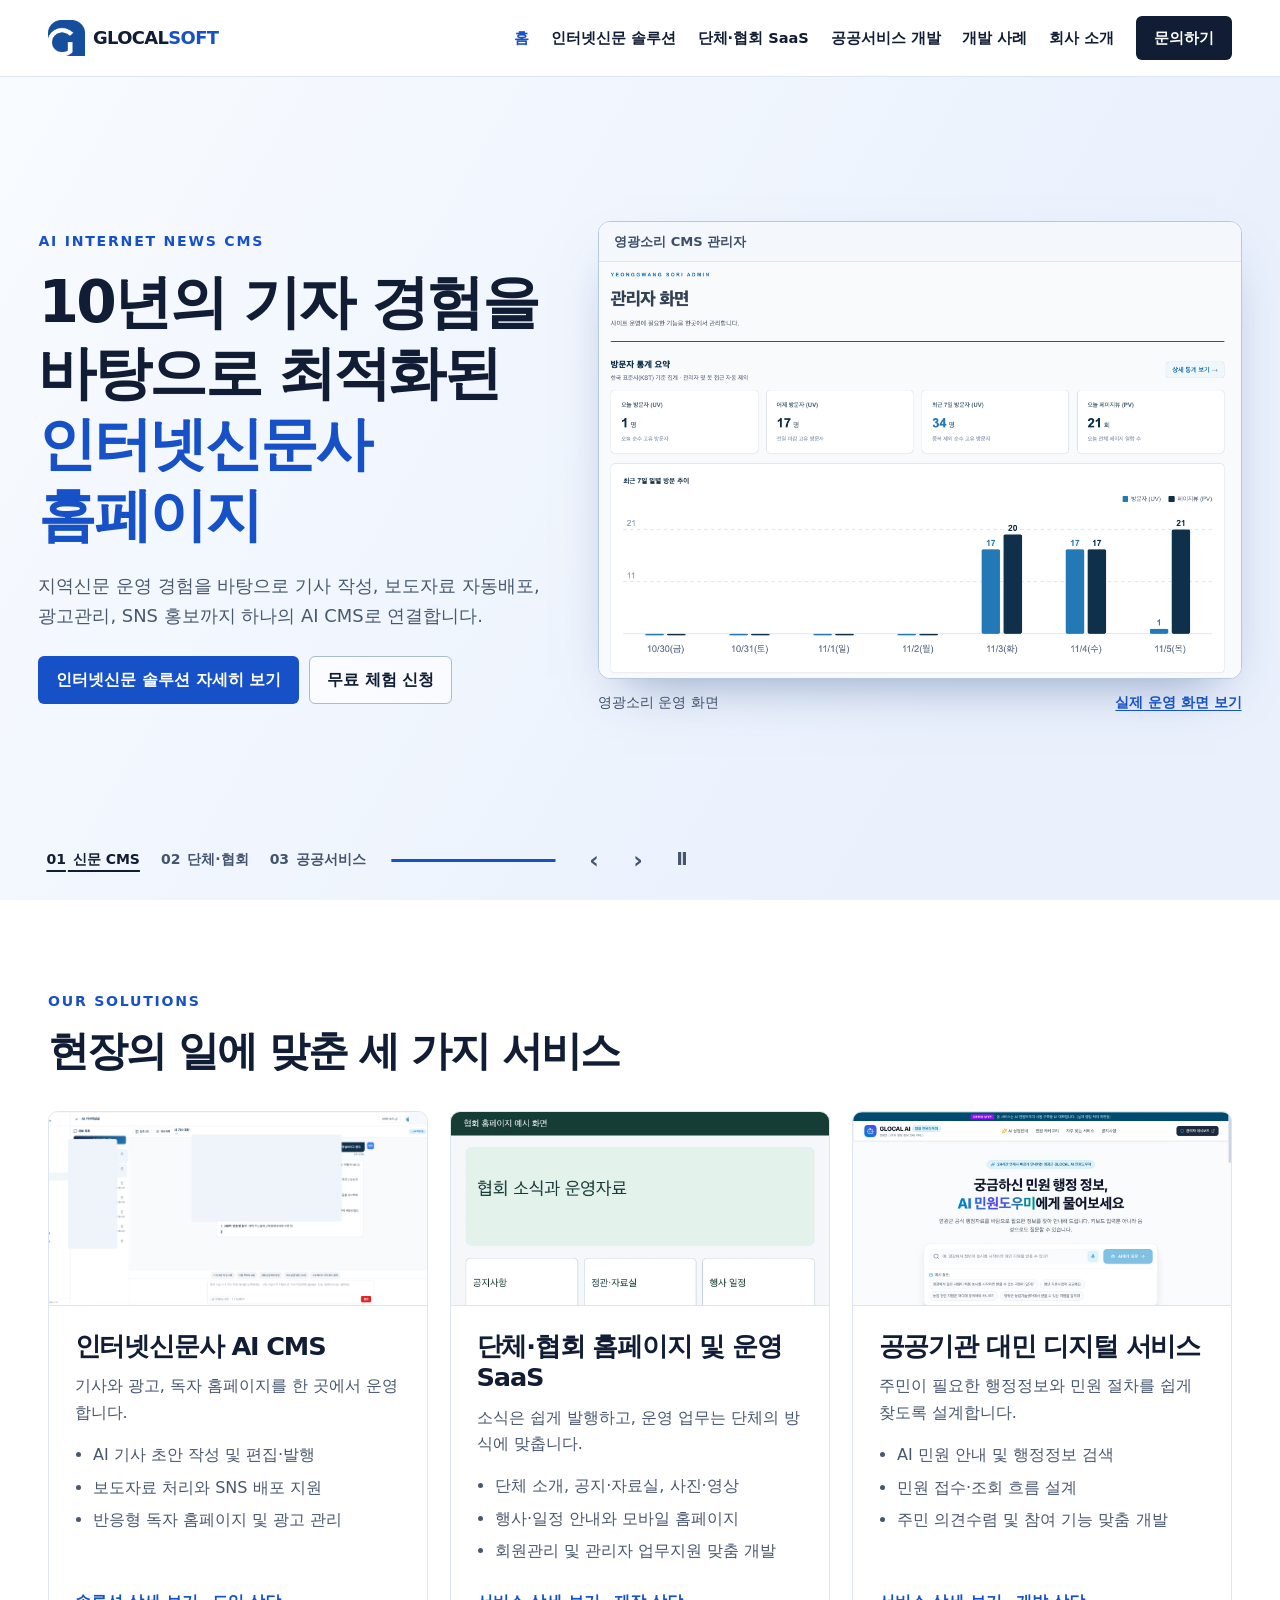
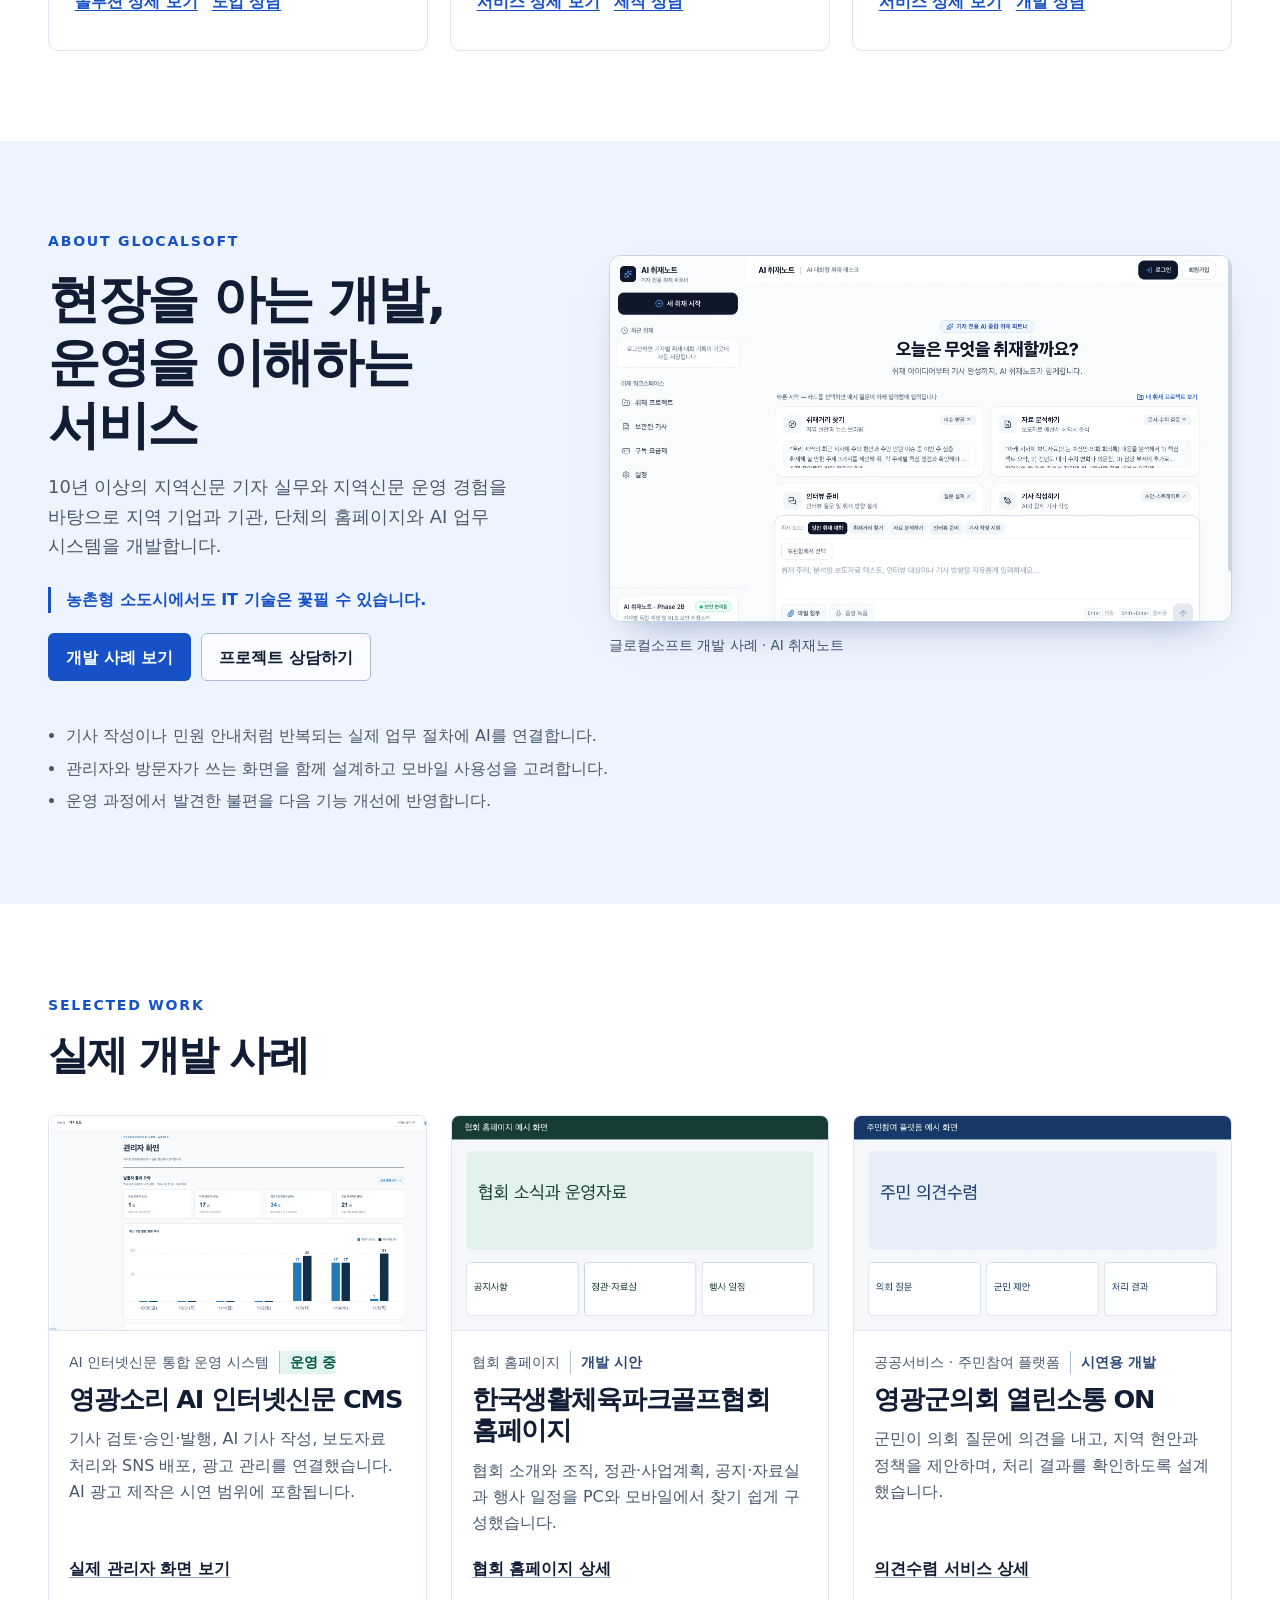
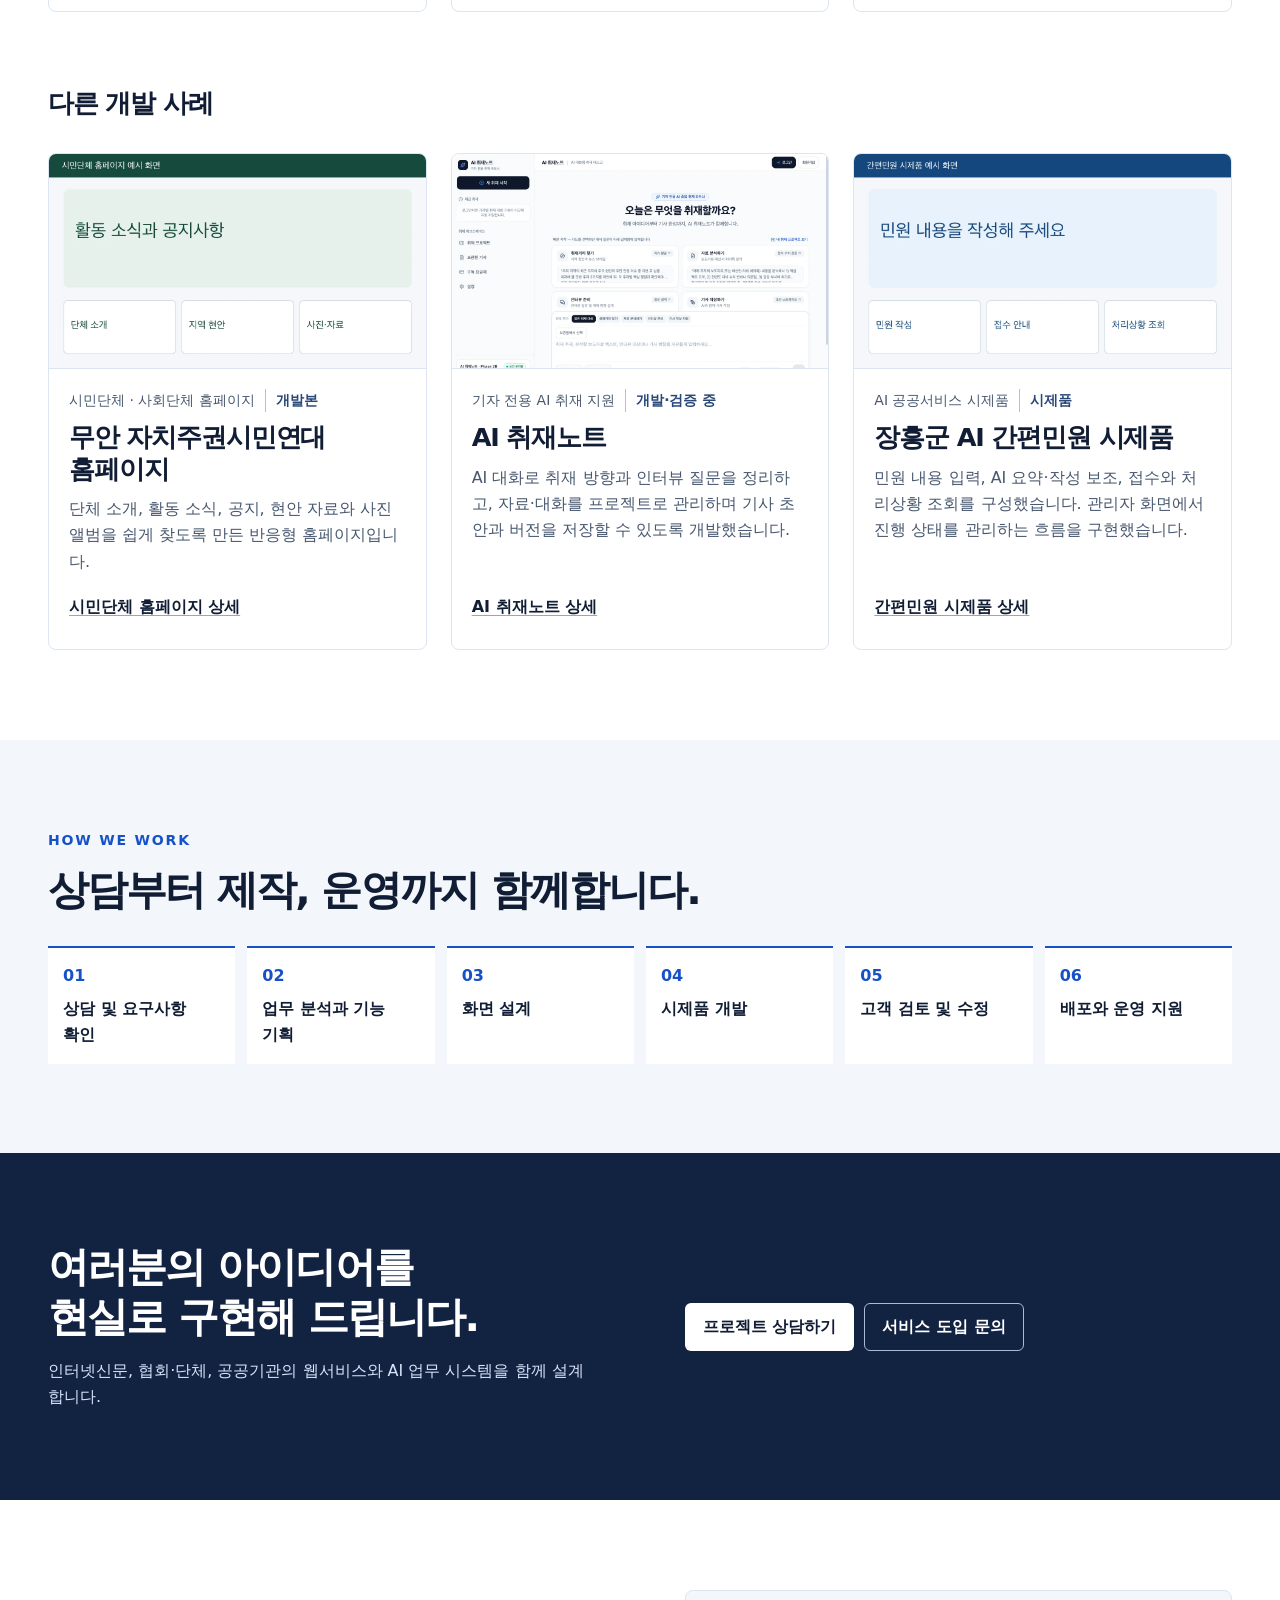
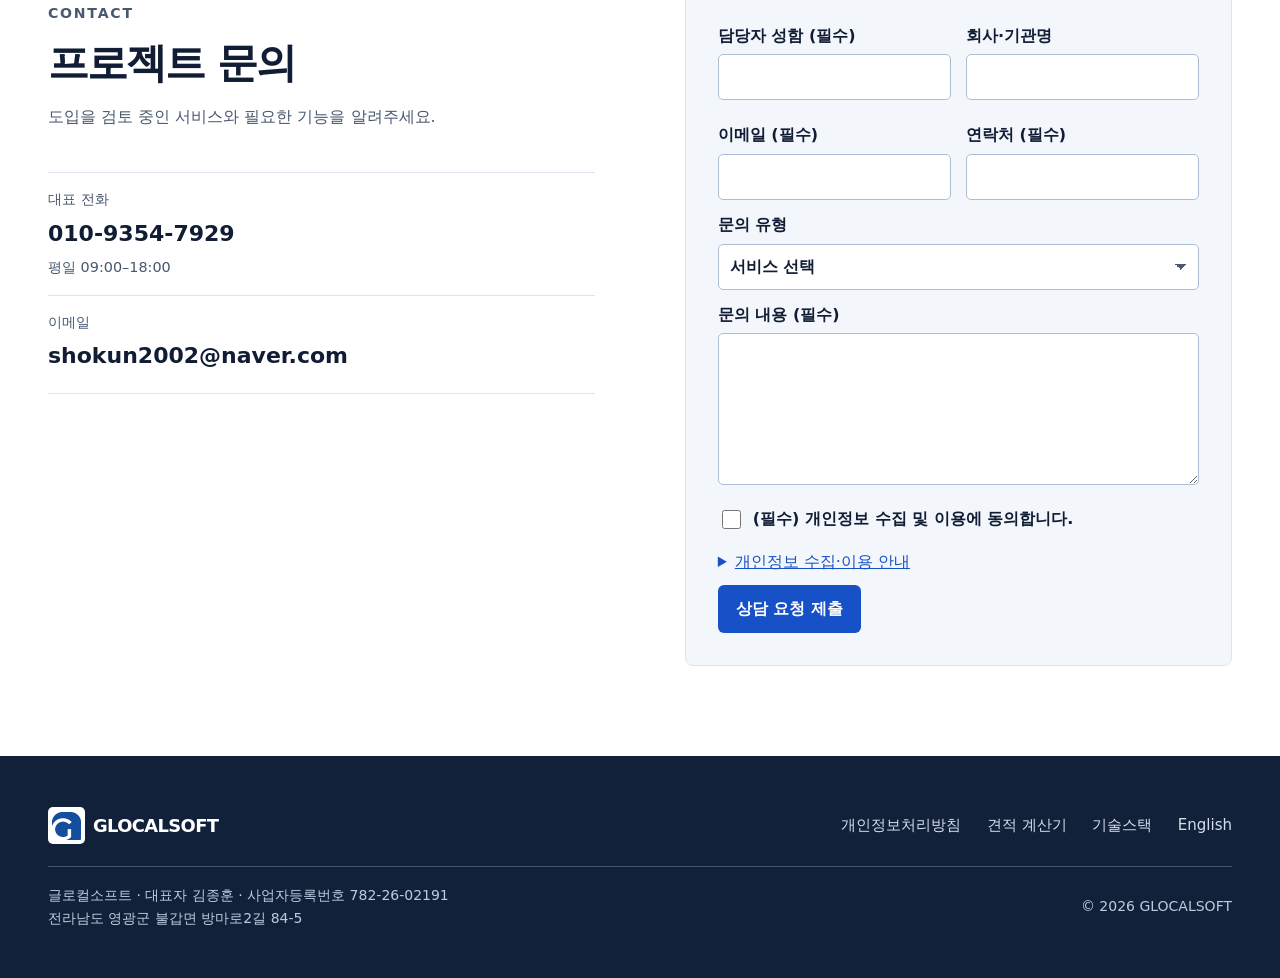
<file: index.html>
<!doctype html>
<html lang="ko">
  <head>
    <meta charset="utf-8">
    <meta name="viewport" content="width=device-width, initial-scale=1">
    <title>글로컬소프트 | AI CMS·홈페이지·업무 시스템 개발</title>
    <meta name="description" content="글로컬소프트는 지역신문 실무 경험을 바탕으로 인터넷신문 AI CMS, 협회·단체 홈페이지, 공공기관 대민서비스와 맞춤형 업무 시스템을 개발합니다.">
    <meta name="naver-site-verification" content="f6e8e613f4d6c6e6c9c75bb6c7945b4feed57072" />
    <link rel="canonical" href="https://glocalsoft.kr/">
    <meta property="og:type" content="website">
    <meta property="og:locale" content="ko_KR">
    <meta property="og:title" content="글로컬소프트 | AI CMS·홈페이지·업무 시스템 개발">
    <meta property="og:description" content="글로컬소프트는 지역신문 실무 경험을 바탕으로 인터넷신문 AI CMS, 협회·단체 홈페이지, 공공기관 대민서비스와 맞춤형 업무 시스템을 개발합니다.">
    <meta property="og:url" content="https://glocalsoft.kr/">
    <meta property="og:image" content="https://glocalsoft.kr/newspaper/assets/public-admin-dashboard.png">
    <meta property="og:image:alt" content="영광소리 AI CMS 관리자 대시보드">
    <meta property="og:site_name" content="글로컬소프트">
    <meta name="twitter:card" content="summary_large_image">
    <link rel="icon" href="/assets/logo.png">
    <link rel="stylesheet" href="/site.css">
    <script src="/site.js" defer></script>
    <script type="application/ld+json">
    {
      "@context": "https://schema.org",
      "@graph": [
        {
          "@type": "Organization",
          "@id": "https://glocalsoft.kr/#organization",
          "name": "글로컬소프트",
          "alternateName": "GlocalSoft",
          "url": "https://glocalsoft.kr/",
          "logo": "https://glocalsoft.kr/assets/logo.png",
          "telephone": "+82-10-9354-7929",
          "email": "shokun2002@naver.com",
          "address": {
            "@type": "PostalAddress",
            "streetAddress": "불갑면 방마로2길 84-5",
            "addressLocality": "영광군",
            "addressRegion": "전라남도",
            "addressCountry": "KR"
          }
        },
        {
          "@type": "WebSite",
          "@id": "https://glocalsoft.kr/#website",
          "url": "https://glocalsoft.kr/",
          "name": "글로컬소프트",
          "alternateName": "GlocalSoft",
          "inLanguage": "ko-KR",
          "publisher": {
            "@id": "https://glocalsoft.kr/#organization"
          }
        }
      ]
    }
    </script>
</head>
  <body>
    <a class="skip" href="#main">본문 바로가기</a>
    <header class="site-header">
      <div class="wrap header-inner">
        <a class="brand" href="/" aria-label="글로컬소프트 홈">
        <img src="/assets/logo.png" alt=""><strong>GLOCAL<span>SOFT</span></strong></a>
        <button class="menu-button" type="button" aria-controls="site-nav" aria-expanded="false">메뉴 <span aria-hidden="true">☰</span></button>
        <nav id="site-nav" aria-label="주 메뉴">
          <a href="/" aria-current="page">홈</a>
          <a href="/newspaper/">인터넷신문 솔루션</a>
          <a href="/organization/">단체·협회 SaaS</a>
          <a href="/public-service/">공공서비스 개발</a>
          <a href="/#work">개발 사례</a>
          <a href="/#about">회사 소개</a>
          <a class="nav-contact" href="/#contact">문의하기</a>
        </nav>
      </div>
    </header>
    <main id="main">
      <section id="hero" class="showcase" aria-roledescription="캐러셀" aria-label="글로컬소프트 핵심 사업">
        <div class="slide slide-news" role="group" aria-roledescription="슬라이드" aria-label="1 / 3">
          <div class="wrap slide-grid">
            <div class="slide-copy">
              <p class="eyebrow">AI INTERNET NEWS CMS</p>
              <h1>10년의 기자 경험을 바탕으로 최적화된 <em>인터넷신문사 홈페이지</em></h1>
              <p class="lead">지역신문 운영 경험을 바탕으로 기사 작성, 보도자료 자동배포, 광고관리, SNS 홍보까지 하나의 AI CMS로 연결합니다.</p>
              <div class="actions">
                <a class="button primary" href="/newspaper/">인터넷신문 솔루션 자세히 보기</a>
                <a class="button secondary" href="/newspaper/#trial">무료 체험 신청</a>
              </div>
            </div>
            <figure class="hero-visual news-visual">
              <a class="screen cms-screen" href="/newspaper/#cms-dashboard" aria-label="영광소리 CMS 실제 운영 화면 보기">
                <div class="screen-bar">영광소리 CMS 관리자</div>
                <img src="/newspaper/assets/public-admin-dashboard-detail.png" width="1160" height="752" fetchpriority="high" alt="영광소리 CMS 관리자 대시보드의 방문자 통계와 추이">
              </a>
              <figcaption><span>영광소리 운영 화면</span> <a href="/newspaper/#cms-dashboard">실제 운영 화면 보기</a></figcaption>
            </figure>
          </div>
        </div>
        <div class="slide slide-org" role="group" aria-roledescription="슬라이드" aria-label="2 / 3">
          <div class="wrap slide-grid">
            <div class="slide-copy">
              <p class="eyebrow">ORGANIZATION WEBSITE &amp; SaaS</p>
              <h2>단체의 홍보와 회원 관리를 더욱 편하게 돕는 <em>홈페이지와 SaaS</em></h2>
              <p class="lead">협회와 사회단체의 소식 전달, 공지·자료 관리, 회원 운영에 필요한 서비스를 실제 업무 방식에 맞춰 개발합니다.</p>
              <div class="actions">
                <a class="button primary" href="/organization/">단체·협회 서비스 보기</a>
                <a class="button secondary" href="/?inquiry=saas-org#contact">제작 상담하기</a>
              </div>
            </div>
            <figure class="hero-visual">
              <div class="screen">
                <div class="screen-bar">
                  협회 홈페이지
                </div>
                <img src="/assets/association-ui-preview.webp" loading="lazy" alt="협회 홈페이지 예시 화면">
              </div>
              <figcaption>협회 홈페이지 예시 화면</figcaption>
            </figure>
          </div>
        </div>
        <div class="slide slide-public" role="group" aria-roledescription="슬라이드" aria-label="3 / 3">
          <div class="wrap slide-grid">
            <div class="slide-copy">
              <p class="eyebrow">PUBLIC DIGITAL SERVICE</p>
              <h2>공공기관용 <em>대민 지원 인터넷서비스</em> 개발</h2>
              <p class="lead">주민 의견수렴, 민원 접수, AI 행정지원 등 공공기관과 주민을 편리하게 연결하는 디지털 서비스를 개발합니다.</p>
              <div class="actions">
                <a class="button primary" href="/public-service/#jangheung">공공서비스 사례 보기</a>
                <a class="button secondary" href="/?inquiry=public-service#contact">개발 상담하기</a>
              </div>
            </div>
            <figure class="hero-visual paired-visual">
              <div class="screen">
                <div class="screen-bar">
                  AI 민원지원
                </div>
                <img src="/assets/civic-preview.webp" loading="lazy" alt="AI 민원지원 시제품의 행정정보 안내 화면">
              </div>
              <div class="phone">
                <img src="/assets/civic-mobile-preview.webp" alt="민원지원 시제품 모바일 화면" loading="lazy">
              </div>
              <figcaption>AI 민원지원 · PC 및 모바일 시제품 화면</figcaption>
            </figure>
          </div>
        </div>
        <div class="wrap slider-controls" hidden>
          <div class="slide-numbers" aria-label="슬라이드 선택">
            <button type="button" aria-label="1. 인터넷신문 CMS" aria-current="true"><span>01</span> 신문 CMS</button>
            <button type="button" aria-label="2. 단체·협회 SaaS"><span>02</span> 단체·협회</button>
            <button type="button" aria-label="3. 공공서비스"><span>03</span> 공공서비스</button>
          </div>
          <span class="slide-progress" aria-hidden="true"><span></span></span>
          <div class="slider-actions">
            <button type="button" data-prev aria-label="이전 슬라이드">‹</button>
            <button type="button" data-next aria-label="다음 슬라이드">›</button>
            <button type="button" data-play aria-label="자동 전환 일시정지">Ⅱ</button>
          </div>
          <span class="sr-only" data-slide-status aria-live="polite"></span>
        </div>
      </section>
      <section id="services" class="section wrap">
        <p class="eyebrow">OUR SOLUTIONS</p>
        <h2>현장의 일에 맞춘 세 가지 서비스</h2>
        <div class="cards">
          <article class="card">
            <img src="/newspaper/assets/public-admin-ai-writer.png" alt="영광소리 AI 기사 작성실" loading="lazy">
            <div>
              <h3>인터넷신문사 AI CMS</h3>
              <p>기사와 광고, 독자 홈페이지를 한 곳에서 운영합니다.</p>
              <ul>
                <li>AI 기사 초안 작성 및 편집·발행</li>
                <li>보도자료 처리와 SNS 배포 지원</li>
                <li>반응형 독자 홈페이지 및 광고 관리</li>
              </ul>
              <div class="card-links">
                <a href="/newspaper/">솔루션 상세 보기</a>
                <a href="/?inquiry=saas-newspaper#contact">도입 상담</a>
              </div>
            </div>
          </article>
          <article class="card">
            <img src="/assets/association-ui-preview.webp" alt="협회 홈페이지 예시 화면" loading="lazy">
            <div>
              <h3>단체·협회 홈페이지 및 운영 SaaS</h3>
              <p>소식은 쉽게 발행하고, 운영 업무는 단체의 방식에 맞춥니다.</p>
              <ul>
                <li>단체 소개, 공지·자료실, 사진·영상</li>
                <li>행사·일정 안내와 모바일 홈페이지</li>
                <li>회원관리 및 관리자 업무지원 맞춤 개발</li>
              </ul>
              <div class="card-links">
                <a href="/organization/">서비스 상세 보기</a>
                <a href="/?inquiry=saas-org#contact">제작 상담</a>
              </div>
            </div>
          </article>
          <article class="card">
            <img src="/assets/civic-preview.webp" alt="공공서비스 시제품 화면" loading="lazy">
            <div>
              <h3>공공기관 대민 디지털 서비스</h3>
              <p>주민이 필요한 행정정보와 민원 절차를 쉽게 찾도록 설계합니다.</p>
              <ul>
                <li>AI 민원 안내 및 행정정보 검색</li>
                <li>민원 접수·조회 흐름 설계</li>
                <li>주민 의견수렴 및 참여 기능 맞춤 개발</li>
              </ul>
              <div class="card-links">
                <a href="/public-service/">서비스 상세 보기</a>
                <a href="/?inquiry=public-service#contact">개발 상담</a>
              </div>
            </div>
          </article>
        </div>
      </section>
      <section id="about" class="section detail-intro">
        <div class="wrap category-inner">
          <div>
            <p class="eyebrow">ABOUT GLOCALSOFT</p>
            <h2 class="category-title">현장을 아는 개발,<br>운영을 이해하는 서비스</h2>
            <p class="lead">10년 이상의 지역신문 기자 실무와 지역신문 운영 경험을 바탕으로 지역 기업과 기관, 단체의 홈페이지와 AI 업무 시스템을 개발합니다.</p>
            <blockquote>농촌형 소도시에서도 IT 기술은 꽃필 수 있습니다.</blockquote>
            <div class="actions">
              <a class="button primary" href="#work">개발 사례 보기</a>
              <a class="button secondary" href="#contact">프로젝트 상담하기</a>
            </div>
          </div>
          <figure class="category-visual">
            <div class="screen"><img src="/assets/reporter-preview.webp" alt="글로컬소프트에서 개발한 AI 취재노트 화면" loading="lazy"></div>
            <figcaption>글로컬소프트 개발 사례 · AI 취재노트</figcaption>
          </figure>
        </div>
        <div class="wrap about-copy">
            <ul>
              <li>기사 작성이나 민원 안내처럼 반복되는 실제 업무 절차에 AI를 연결합니다.</li>
              <li>관리자와 방문자가 쓰는 화면을 함께 설계하고 모바일 사용성을 고려합니다.</li>
              <li>운영 과정에서 발견한 불편을 다음 기능 개선에 반영합니다.</li>
            </ul>
        </div>
      </section>
      <section id="work" class="section wrap">
        <p class="eyebrow">SELECTED WORK</p>
        <h2>실제 개발 사례</h2>
        <div class="work-list">
          <article class="work-item">
            <img src="/newspaper/assets/public-admin-dashboard.png" loading="lazy" alt="영광소리 공개용 CMS 관리자 대시보드">
            <div class="work-body">
              <div class="work-meta"><span>AI 인터넷신문 통합 운영 시스템</span><span class="status live">운영 중</span></div>
              <h3>영광소리 AI 인터넷신문 CMS</h3>
              <p>기사 검토·승인·발행, AI 기사 작성, 보도자료 처리와 SNS 배포, 광고 관리를 연결했습니다. AI 광고 제작은 시연 범위에 포함됩니다.</p>
              <a href="/newspaper/#showcase">실제 관리자 화면 보기</a>
            </div>
          </article>
          <article class="work-item">
            <img src="/assets/association-ui-preview.webp" loading="lazy" alt="협회 공지·자료실 예시 화면">
            <div class="work-body">
              <div class="work-meta"><span>협회 홈페이지</span><span class="status">개발 시안</span></div>
              <h3>한국생활체육파크골프협회 홈페이지</h3>
              <p>협회 소개와 조직, 정관·사업계획, 공지·자료실과 행사 일정을 PC와 모바일에서 찾기 쉽게 구성했습니다.</p>
              <a href="/organization/#example">협회 홈페이지 상세</a>
            </div>
          </article>
          <article class="work-item">
            <img src="/assets/council-preview.webp" loading="lazy" alt="주민 의견수렴 플랫폼 예시 화면">
            <div class="work-body">
              <div class="work-meta"><span>공공서비스 · 주민참여 플랫폼</span><span class="status">시연용 개발</span></div>
              <h3>영광군의회 열린소통 ON</h3>
              <p>군민이 의회 질문에 의견을 내고, 지역 현안과 정책을 제안하며, 처리 결과를 확인하도록 설계했습니다.</p>
              <a href="/public-service/#resident-voice">의견수렴 서비스 상세</a>
            </div>
          </article>
        </div>
        <h3 class="work-more">다른 개발 사례</h3>
        <div class="work-list">
          <article class="work-item">
            <img src="/assets/muan-preview.webp" loading="lazy" alt="시민단체 홈페이지 공지사항 예시 화면">
            <div class="work-body">
              <div class="work-meta"><span>시민단체 · 사회단체 홈페이지</span><span class="status">개발본</span></div>
              <h3>무안 자치주권시민연대 홈페이지</h3>
              <p>단체 소개, 활동 소식, 공지, 현안 자료와 사진 앨범을 쉽게 찾도록 만든 반응형 홈페이지입니다.</p>
              <a href="/organization/#muan">시민단체 홈페이지 상세</a>
            </div>
          </article>
          <article class="work-item">
            <img src="/assets/reporter-preview.webp" loading="lazy" alt="AI 취재노트의 자료 분석과 기사 작성 화면">
            <div class="work-body">
              <div class="work-meta"><span>기자 전용 AI 취재 지원</span><span class="status">개발·검증 중</span></div>
              <h3>AI 취재노트</h3>
              <p>AI 대화로 취재 방향과 인터뷰 질문을 정리하고, 자료·대화를 프로젝트로 관리하며 기사 초안과 버전을 저장할 수 있도록 개발했습니다.</p>
              <a href="/reporter-note/">AI 취재노트 상세</a>
            </div>
          </article>
          <article class="work-item">
            <img src="/assets/jangheung-preview.webp" loading="lazy" alt="간편민원 시제품 예시 화면">
            <div class="work-body">
              <div class="work-meta"><span>AI 공공서비스 시제품</span><span class="status">시제품</span></div>
              <h3>장흥군 AI 간편민원 시제품</h3>
              <p>민원 내용 입력, AI 요약·작성 보조, 접수와 처리상황 조회를 구성했습니다. 관리자 화면에서 진행 상태를 관리하는 흐름을 구현했습니다.</p>
              <a href="/public-service/#jangheung">간편민원 시제품 상세</a>
            </div>
          </article>
        </div>
      </section>
      <section class="section band">
        <div class="wrap">
          <p class="eyebrow">HOW WE WORK</p>
          <h2>상담부터 제작, 운영까지 함께합니다.</h2>
          <ol class="steps">
            <li>상담 및 요구사항 확인</li>
            <li>업무 분석과 기능 기획</li>
            <li>화면 설계</li>
            <li>시제품 개발</li>
            <li>고객 검토 및 수정</li>
            <li>배포와 운영 지원</li>
          </ol>
        </div>
      </section>
      <section class="section callout">
        <div class="wrap split">
          <div>
            <h2>여러분의 아이디어를<br>현실로 구현해 드립니다.</h2>
            <p>인터넷신문, 협회·단체, 공공기관의 웹서비스와 AI 업무 시스템을 함께 설계합니다.</p>
          </div>
          <div class="actions">
            <a class="button primary" href="#contact">프로젝트 상담하기</a>
            <a class="button secondary" href="/?inquiry=saas-newspaper#contact">서비스 도입 문의</a>
          </div>
        </div>
      </section>
      <section id="contact" class="section wrap split contact">
        <div>
          <p class="eyebrow">CONTACT</p>
          <h2>프로젝트 문의</h2>
          <p>도입을 검토 중인 서비스와 필요한 기능을 알려주세요.</p>
          <dl class="contact-methods">
            <div>
              <dt>대표 전화</dt>
              <dd><a href="tel:010-9354-7929">010-9354-7929</a></dd>
              <dd class="contact-hours">평일 09:00–18:00</dd>
            </div>
            <div>
              <dt>이메일</dt>
              <dd><a href="mailto:shokun2002@naver.com">shokun2002@naver.com</a></dd>
            </div>
          </dl>
        </div>
        <form id="contact-form" action="https://formspree.io/f/xwllaken" method="post">
          <div class="form-grid">
            <label>담당자 성함 (필수)<input name="name" autocomplete="name" minlength="2" required>
            </label>
            <label>회사·기관명<input name="company" autocomplete="organization">
            </label>
            <label>이메일 (필수)<input name="email" type="email" autocomplete="email" required>
            </label>
            <label>연락처 (필수)<input name="phone" type="tel" autocomplete="tel" required>
            </label>
          </div>
          <label>문의 유형
          <select name="inquiryType" id="inquiry-type">
            <option value="">서비스 선택</option>
            <option value="saas-newspaper">인터넷신문 CMS</option>
            <option value="ai-reporter-note">AI 취재노트</option>
            <option value="saas-org">단체·협회 홈페이지</option>
            <option value="public-service">공공기관 서비스</option>
            <option value="custom">기타 맞춤 개발</option>
          </select>
          </label>
          <label>문의 내용 (필수)<textarea name="message" rows="5" minlength="5" required></textarea>
          </label>
          <label class="consent"><input name="privacyAgreed" type="checkbox" required> (필수) 개인정보 수집 및 이용에 동의합니다.</label>
          <details class="consent-details">
            <summary>개인정보 수집·이용 안내</summary>
            <p>문의 접수, 견적 검토 및 회신을 위해 성함, 이메일, 연락처, 문의 내용과 선택 항목인 회사·기관명 및 관심 서비스를 수집합니다. 상담 정보는 접수일로부터 1년간 보관합니다. 동의를 거부할 수 있으며, 이 경우 온라인 접수가 제한됩니다. 처리위탁 등은 <a href="/privacy/">개인정보처리방침</a>에서 확인할 수 있습니다.</p>
          </details>
          <button class="button primary" type="submit">상담 요청 제출</button>
          <p class="form-status" role="status" aria-live="polite"></p>
        </form>
      </section>
    </main>
    <footer class="site-footer">
      <div class="wrap footer-top">
        <a class="brand" href="/">
        <img src="/assets/logo.png" alt=""><strong>GLOCAL<span>SOFT</span></strong></a>
        <nav aria-label="하단 메뉴">
          <a href="/privacy/">개인정보처리방침</a>
          <a id="calculator" href="/classic.html#calculator">견적 계산기</a>
          <a id="tech" href="/classic.html#tech">기술스택</a>
          <a href="/classic.html?lang=en">English</a>
        </nav>
      </div>
      <div class="wrap footer-info">
        <p>글로컬소프트 · 대표자 김종훈 · 사업자등록번호 782-26-02191<br>전라남도 영광군 불갑면 방마로2길 84-5</p>
        <p>© 2026 GLOCALSOFT</p>
      </div>
    </footer>
  </body>
</html>
</file>
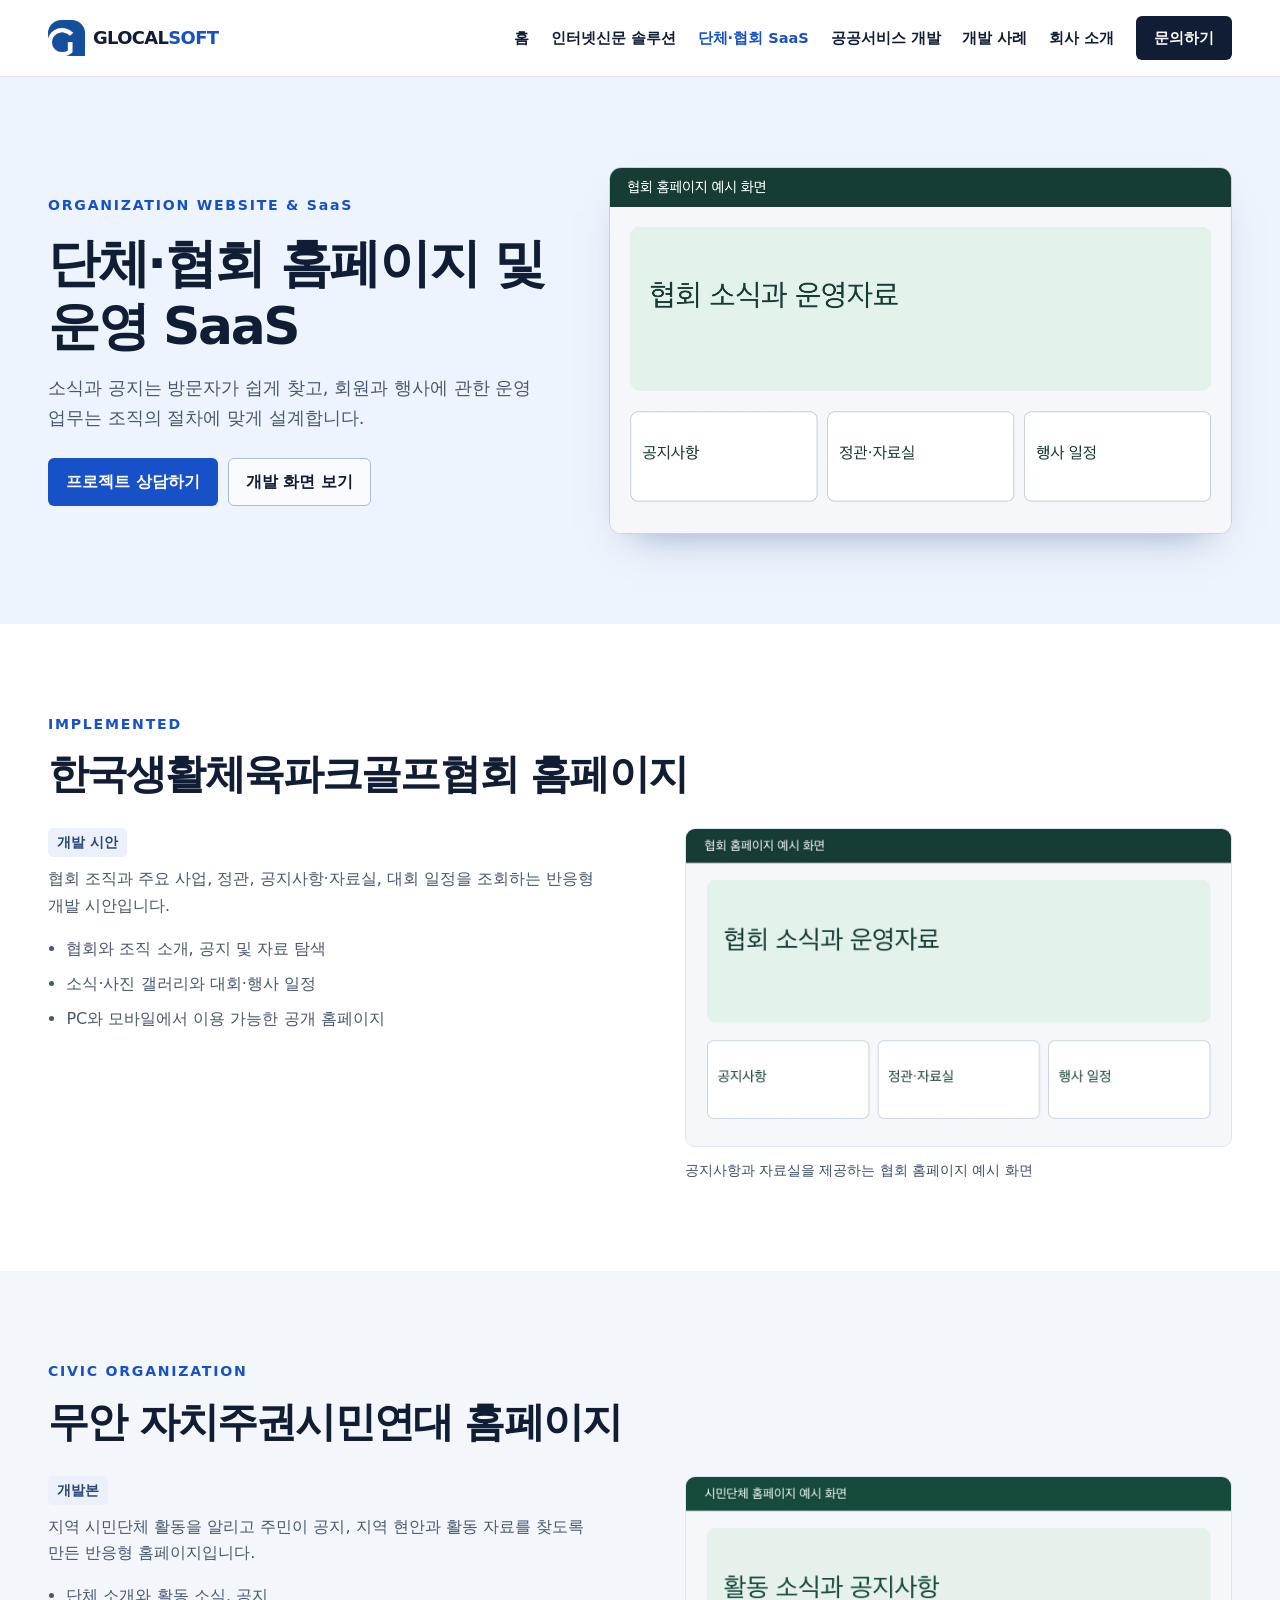
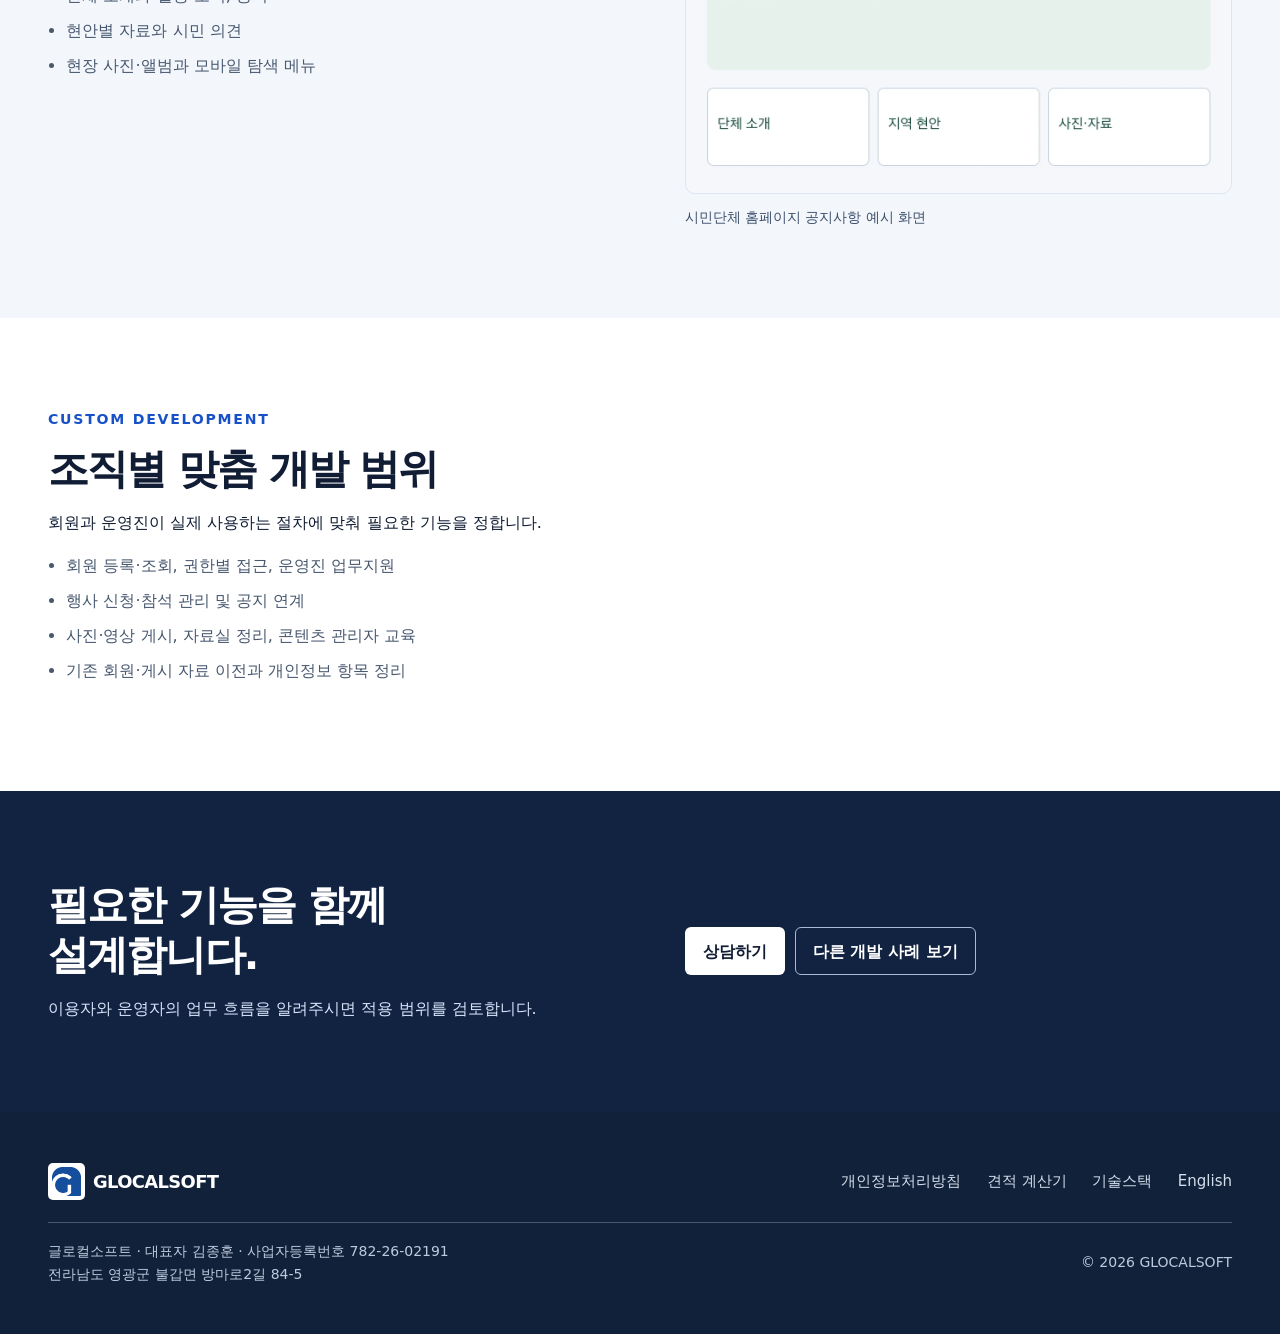
<file: organization/index.html>
<!doctype html>
<html lang="ko">
  <head>
    <meta charset="utf-8">
    <meta name="viewport" content="width=device-width, initial-scale=1">
    <title>협회·단체 홈페이지 제작 및 회원관리 | 글로컬소프트</title>
    <meta name="description" content="협회·단체의 소개, 공지, 자료실과 행사 일정을 담은 반응형 홈페이지를 제작합니다. 회원등록, 권한과 관리자 업무는 조직에 맞춰 개발합니다.">
    <link rel="canonical" href="https://glocalsoft.kr/organization/">
    <meta property="og:type" content="website">
    <meta property="og:locale" content="ko_KR">
    <meta property="og:title" content="협회·단체 홈페이지 제작 및 회원관리 | 글로컬소프트">
    <meta property="og:description" content="협회·단체의 소개, 공지, 자료실과 행사 일정을 담은 반응형 홈페이지를 제작합니다. 회원등록, 권한과 관리자 업무는 조직에 맞춰 개발합니다.">
    <meta property="og:url" content="https://glocalsoft.kr/organization/">
    <meta property="og:image" content="https://glocalsoft.kr/assets/association-ui-preview.webp">
    <meta property="og:image:alt" content="협회 홈페이지의 공지·자료실 구성 예시">
    <meta property="og:site_name" content="글로컬소프트">
    <meta name="twitter:card" content="summary_large_image">
    <link rel="icon" href="/assets/logo.png">
    <link rel="stylesheet" href="/site.css">
    <script src="/site.js" defer></script>
</head>
  <body>
    <a class="skip" href="#main">본문 바로가기</a>
    <header class="site-header">
      <div class="wrap header-inner">
        <a class="brand" href="/" aria-label="글로컬소프트 홈">
        <img src="/assets/logo.png" alt=""><strong>GLOCAL<span>SOFT</span></strong></a>
        <button class="menu-button" type="button" aria-controls="site-nav" aria-expanded="false">메뉴 <span aria-hidden="true">☰</span></button>
        <nav id="site-nav" aria-label="주 메뉴">
          <a href="/">홈</a>
          <a href="/newspaper/">인터넷신문 솔루션</a>
          <a href="/organization/" aria-current="page">단체·협회 SaaS</a>
          <a href="/public-service/">공공서비스 개발</a>
          <a href="/#work">개발 사례</a>
          <a href="/#about">회사 소개</a>
          <a class="nav-contact" href="/#contact">문의하기</a>
        </nav>
      </div>
    </header>
    <main id="main">
      <section class="section detail-intro">
        <div class="wrap category-inner">
          <div>
            <p class="eyebrow">ORGANIZATION WEBSITE &amp; SaaS</p>
            <h1 class="category-title">단체·협회 홈페이지 및 운영 SaaS</h1>
            <p class="lead">소식과 공지는 방문자가 쉽게 찾고, 회원과 행사에 관한 운영 업무는 조직의 절차에 맞게 설계합니다.</p>
            <div class="actions">
              <a class="button primary" href="/?inquiry=saas-org#contact">프로젝트 상담하기</a>
              <a class="button secondary" href="#example">개발 화면 보기</a>
            </div>
          </div>
          <figure class="screen category-visual">
            <img src="/assets/association-ui-preview.webp" alt="협회 홈페이지 예시 화면" fetchpriority="high">
          </figure>
        </div>
      </section>
      <section class="section wrap" id="example">
        <p class="eyebrow">IMPLEMENTED</p>
        <h2>한국생활체육파크골프협회 홈페이지</h2>
        <div class="split detail-example">
          <div>
            <p class="status">개발 시안</p>
            <p>협회 조직과 주요 사업, 정관, 공지사항·자료실, 대회 일정을 조회하는 반응형 개발 시안입니다.</p>
            <ul class="feature-list">
              <li>협회와 조직 소개, 공지 및 자료 탐색</li>
              <li>소식·사진 갤러리와 대회·행사 일정</li>
              <li>PC와 모바일에서 이용 가능한 공개 홈페이지</li>
            </ul>
          </div>
          <figure>
            <img class="detail-image" src="/assets/association-ui-preview.webp" alt="협회 공지·자료실 예시 화면" loading="lazy">
            <figcaption>공지사항과 자료실을 제공하는 협회 홈페이지 예시 화면</figcaption>
          </figure>
        </div>
      </section>
      <section class="section band" id="muan">
        <div class="wrap">
          <p class="eyebrow">CIVIC ORGANIZATION</p>
          <h2>무안 자치주권시민연대 홈페이지</h2>
          <div class="split detail-example">
            <div>
              <p class="status">개발본</p>
              <p>지역 시민단체 활동을 알리고 주민이 공지, 지역 현안과 활동 자료를 찾도록 만든 반응형 홈페이지입니다.</p>
              <ul class="feature-list">
                <li>단체 소개와 활동 소식, 공지</li>
                <li>현안별 자료와 시민 의견</li>
                <li>현장 사진·앨범과 모바일 탐색 메뉴</li>
              </ul>
            </div>
            <figure><img class="detail-image" src="/assets/muan-preview.webp" alt="시민단체 홈페이지 공지사항 예시 화면" loading="lazy"><figcaption>시민단체 홈페이지 공지사항 예시 화면</figcaption></figure>
          </div>
        </div>
      </section>
      <section class="section" id="custom">
        <div class="wrap">
          <p class="eyebrow">CUSTOM DEVELOPMENT</p>
          <h2>조직별 맞춤 개발 범위</h2>
          <p>회원과 운영진이 실제 사용하는 절차에 맞춰 필요한 기능을 정합니다.</p>
          <ul class="feature-list">
            <li>회원 등록·조회, 권한별 접근, 운영진 업무지원</li>
            <li>행사 신청·참석 관리 및 공지 연계</li>
            <li>사진·영상 게시, 자료실 정리, 콘텐츠 관리자 교육</li>
            <li>기존 회원·게시 자료 이전과 개인정보 항목 정리</li>
          </ul>
        </div>
      </section>
      <section class="section callout">
        <div class="wrap split">
          <div>
            <h2>필요한 기능을 함께 설계합니다.</h2>
            <p>이용자와 운영자의 업무 흐름을 알려주시면 적용 범위를 검토합니다.</p>
          </div>
          <div class="actions">
            <a class="button primary" href="/?inquiry=saas-org#contact">상담하기</a>
            <a class="button secondary" href="/#work">다른 개발 사례 보기</a>
          </div>
        </div>
      </section>
    </main>
    <footer class="site-footer">
      <div class="wrap footer-top">
        <a class="brand" href="/">
        <img src="/assets/logo.png" alt=""><strong>GLOCAL<span>SOFT</span></strong></a>
        <nav aria-label="하단 메뉴">
          <a href="/privacy/">개인정보처리방침</a>
          <a href="/classic.html#calculator">견적 계산기</a>
          <a href="/classic.html#tech">기술스택</a>
          <a href="/classic.html?lang=en">English</a>
        </nav>
      </div>
      <div class="wrap footer-info">
        <p>글로컬소프트 · 대표자 김종훈 · 사업자등록번호 782-26-02191<br>전라남도 영광군 불갑면 방마로2길 84-5</p>
        <p>© 2026 GLOCALSOFT</p>
      </div>
    </footer>
  </body>
</html>
</file>
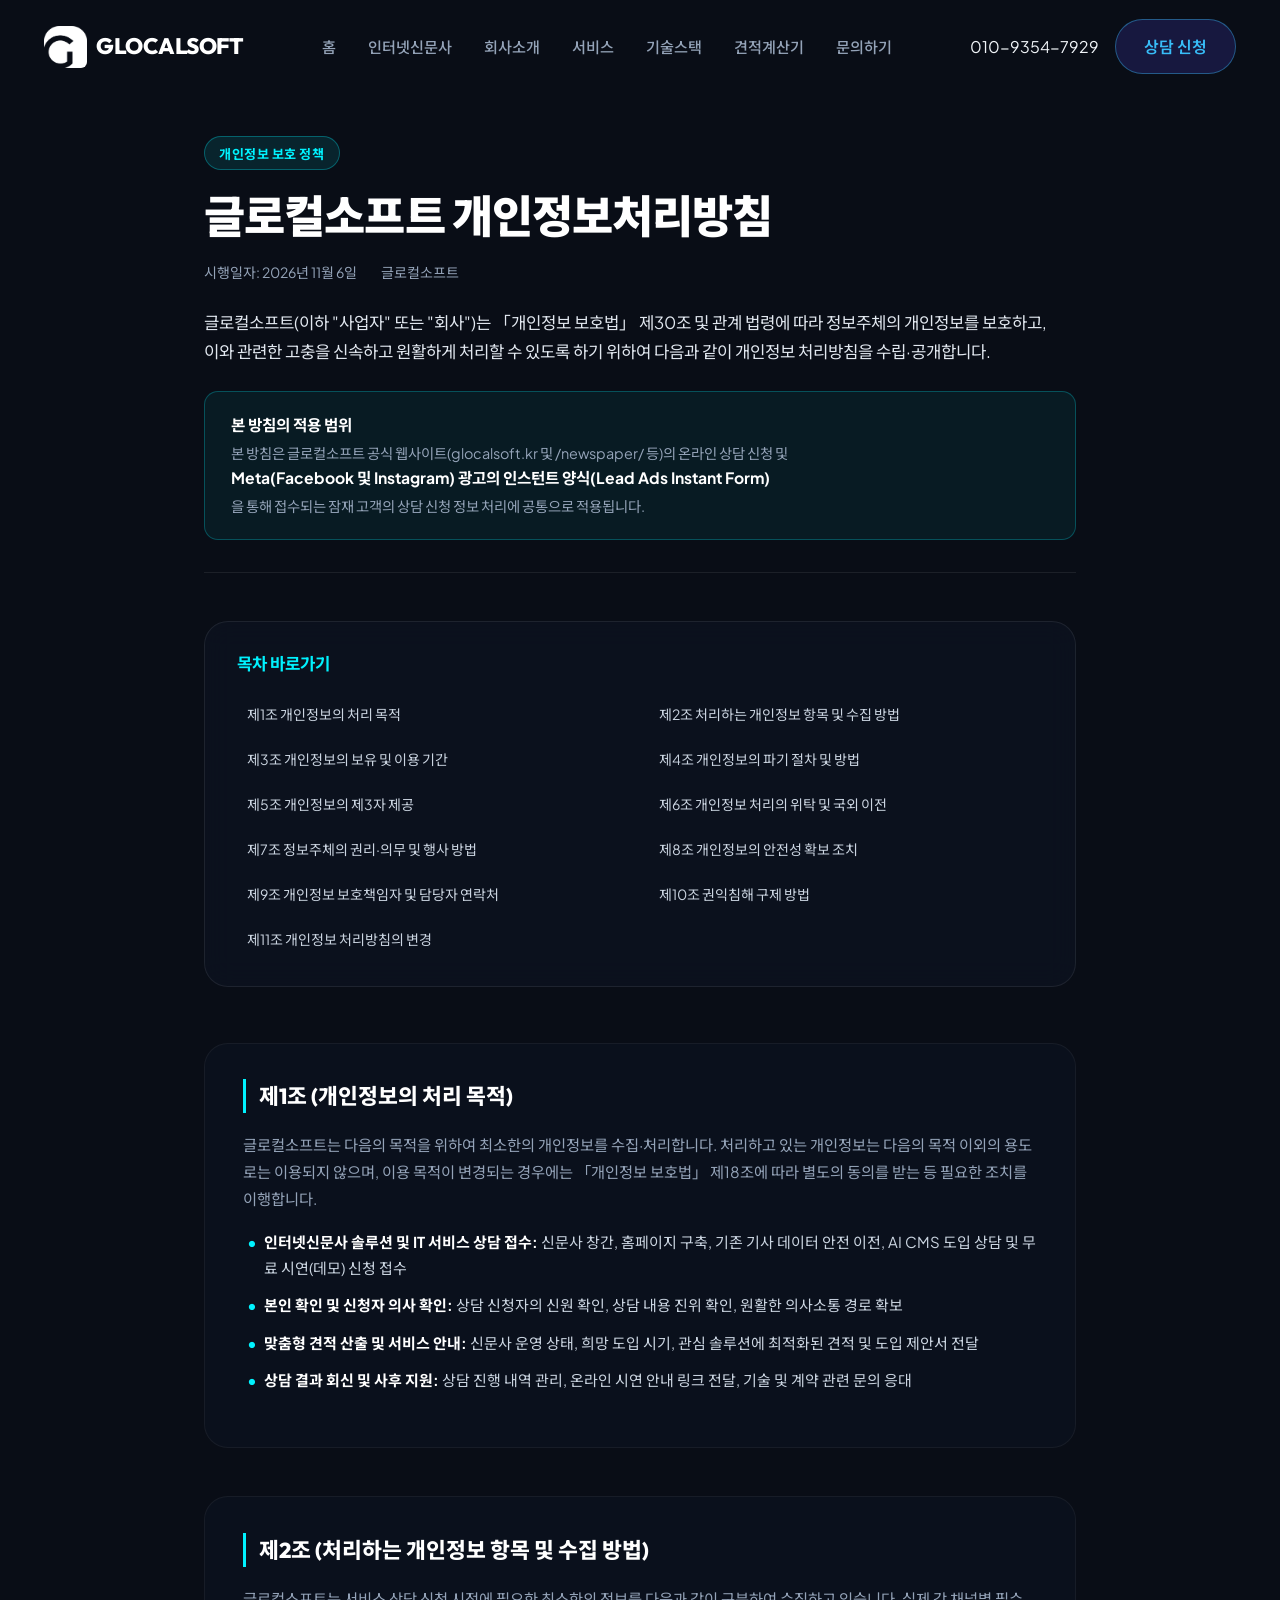
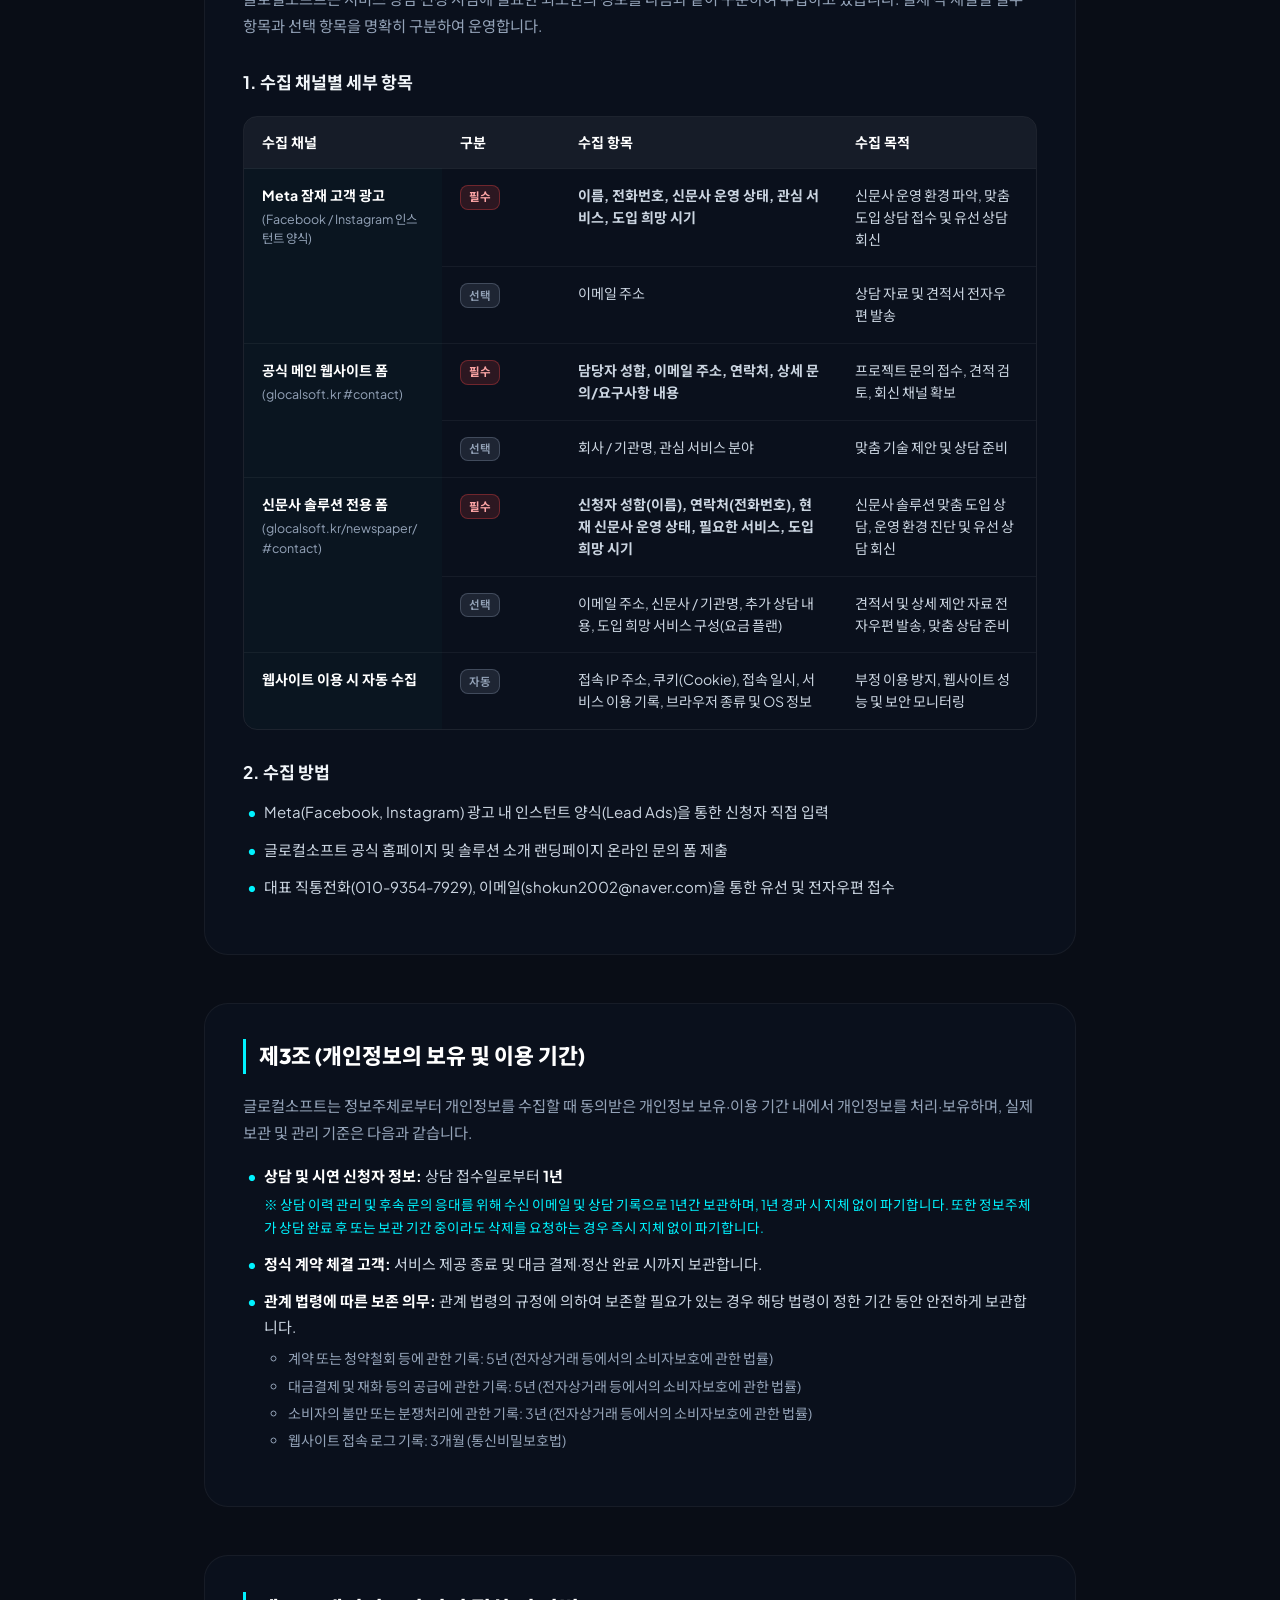
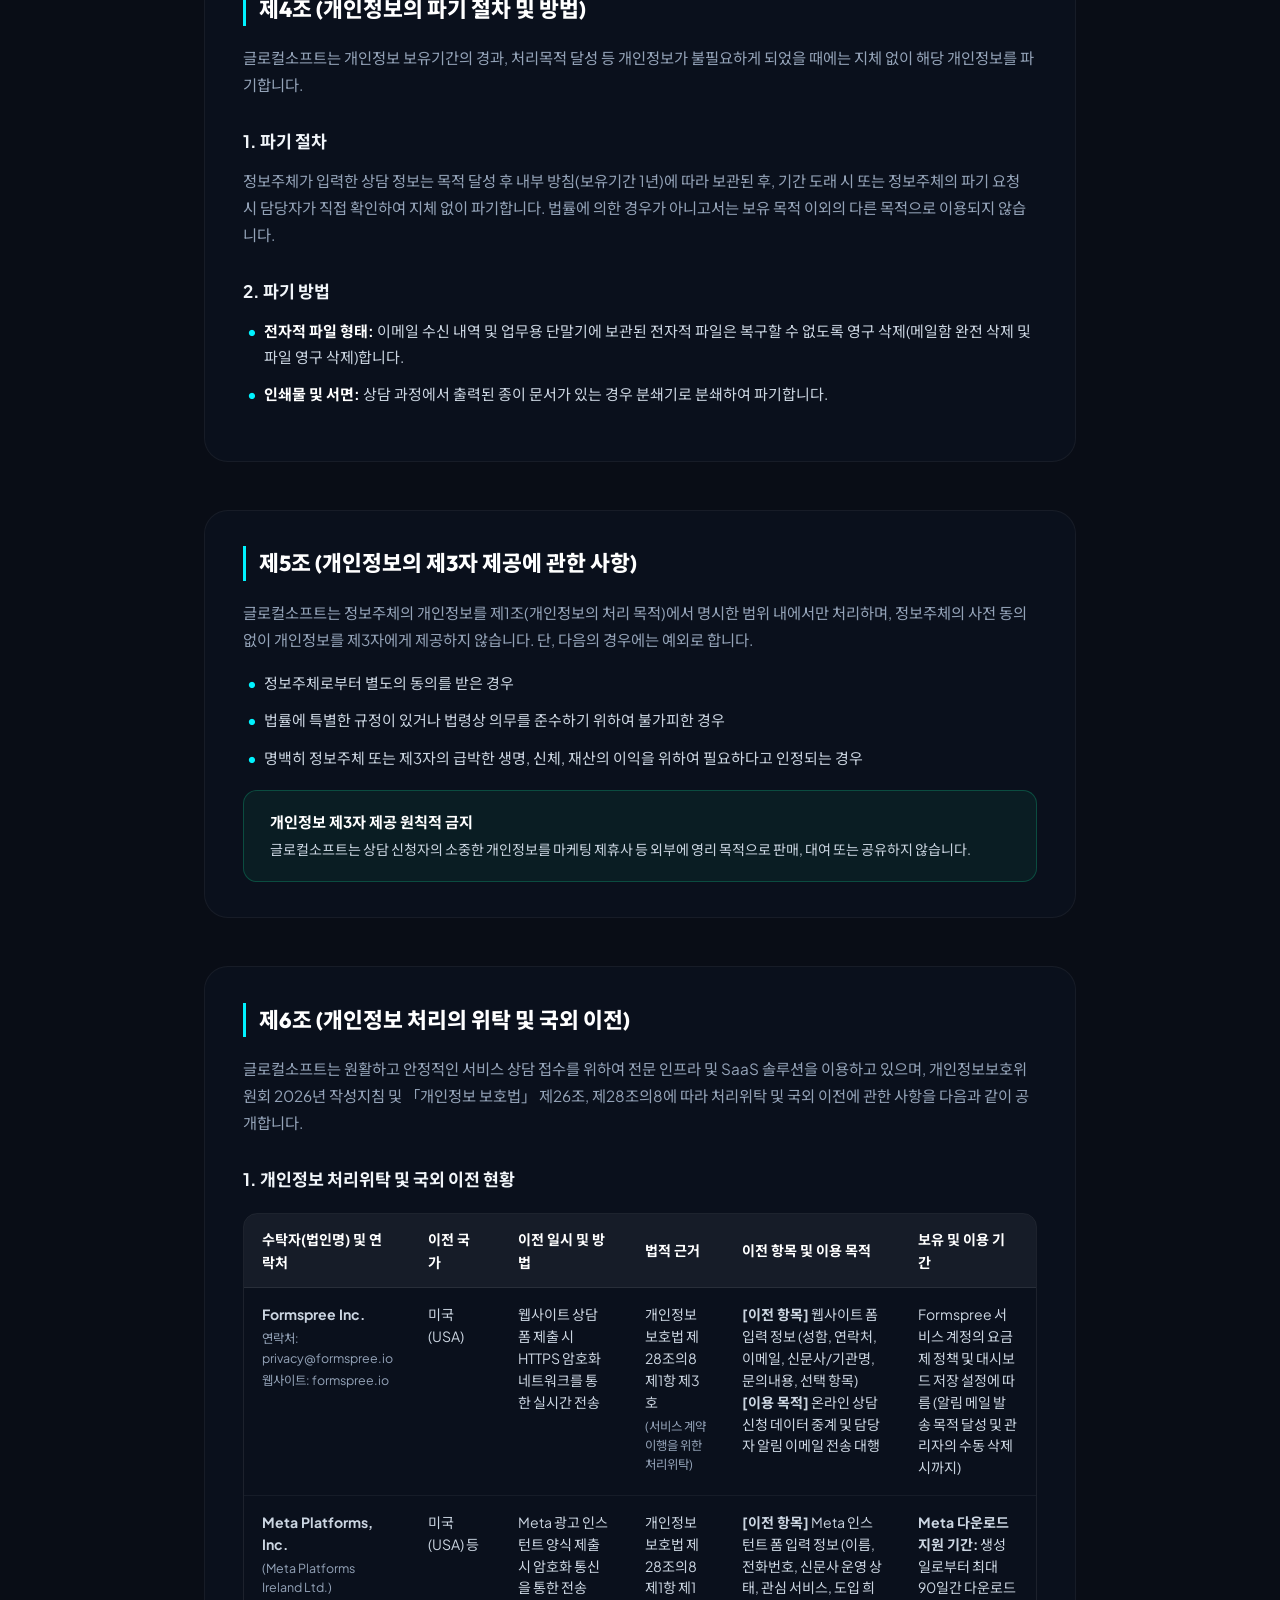
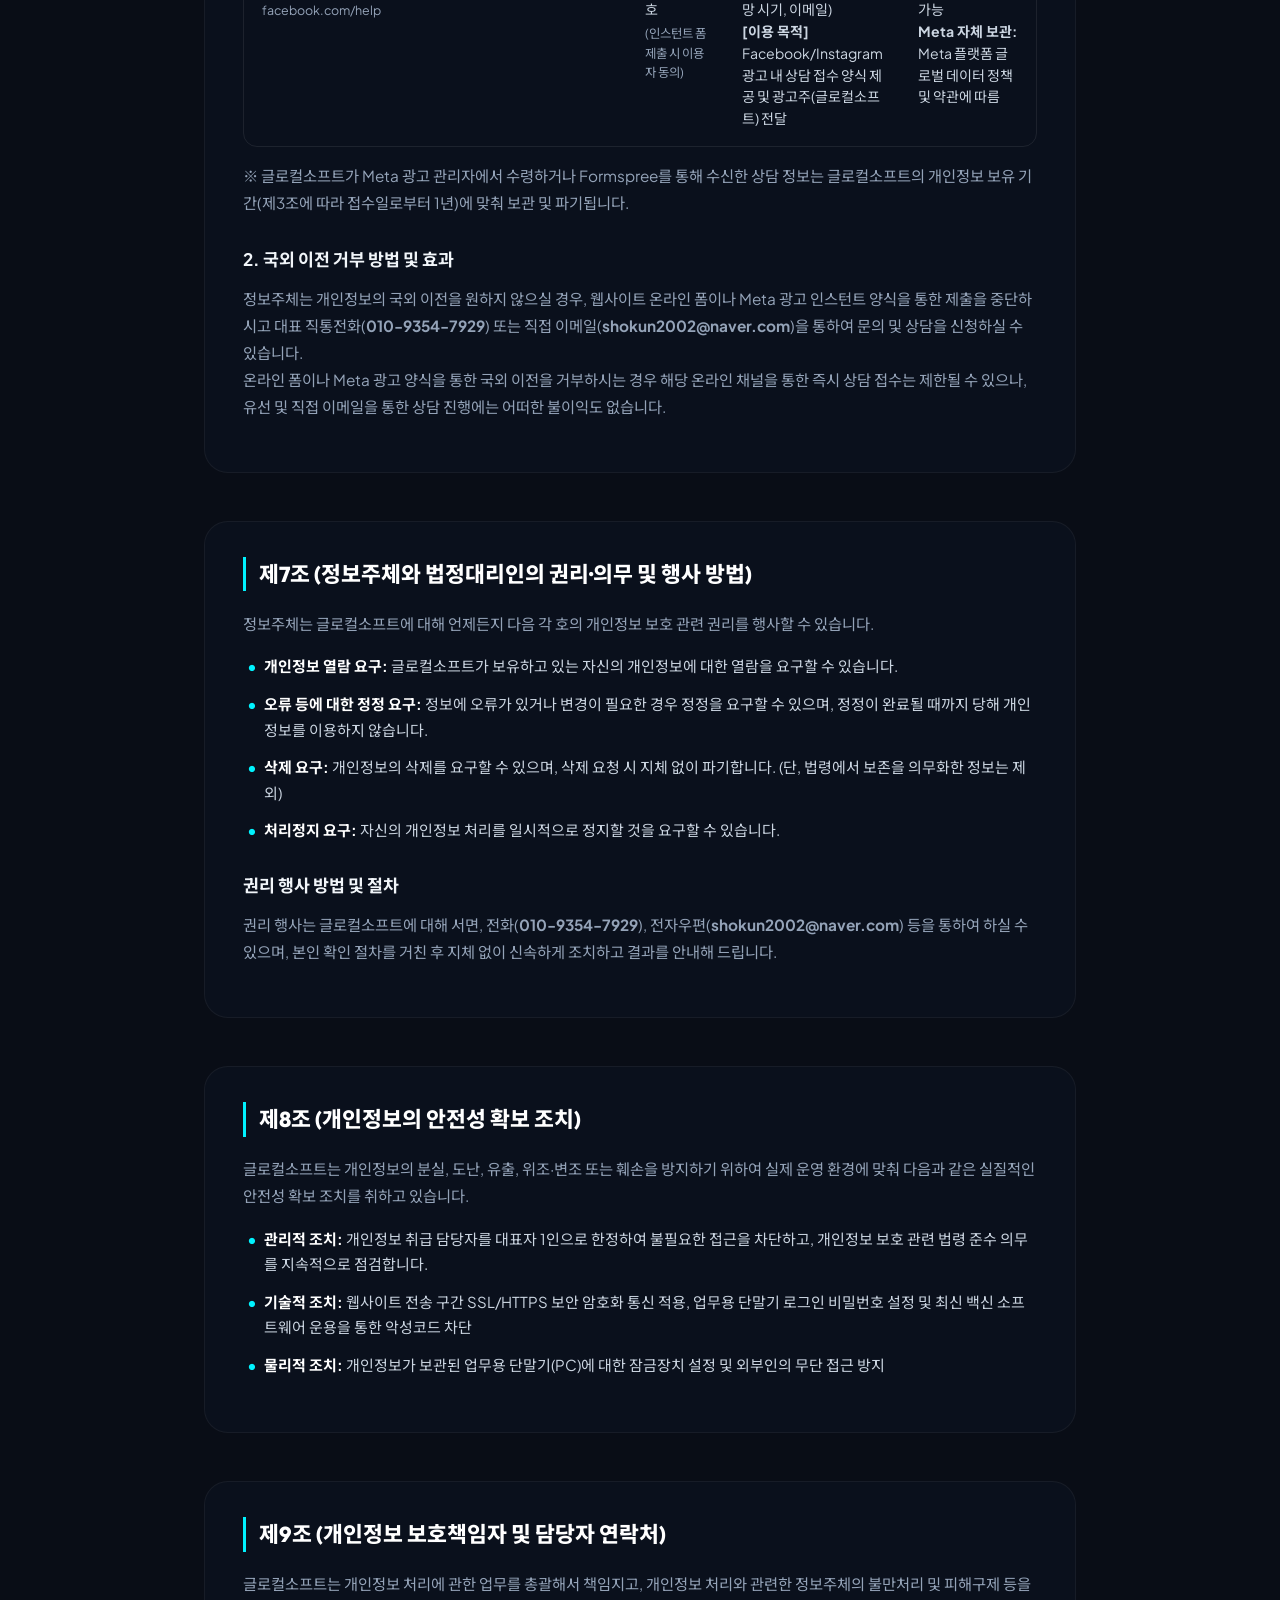
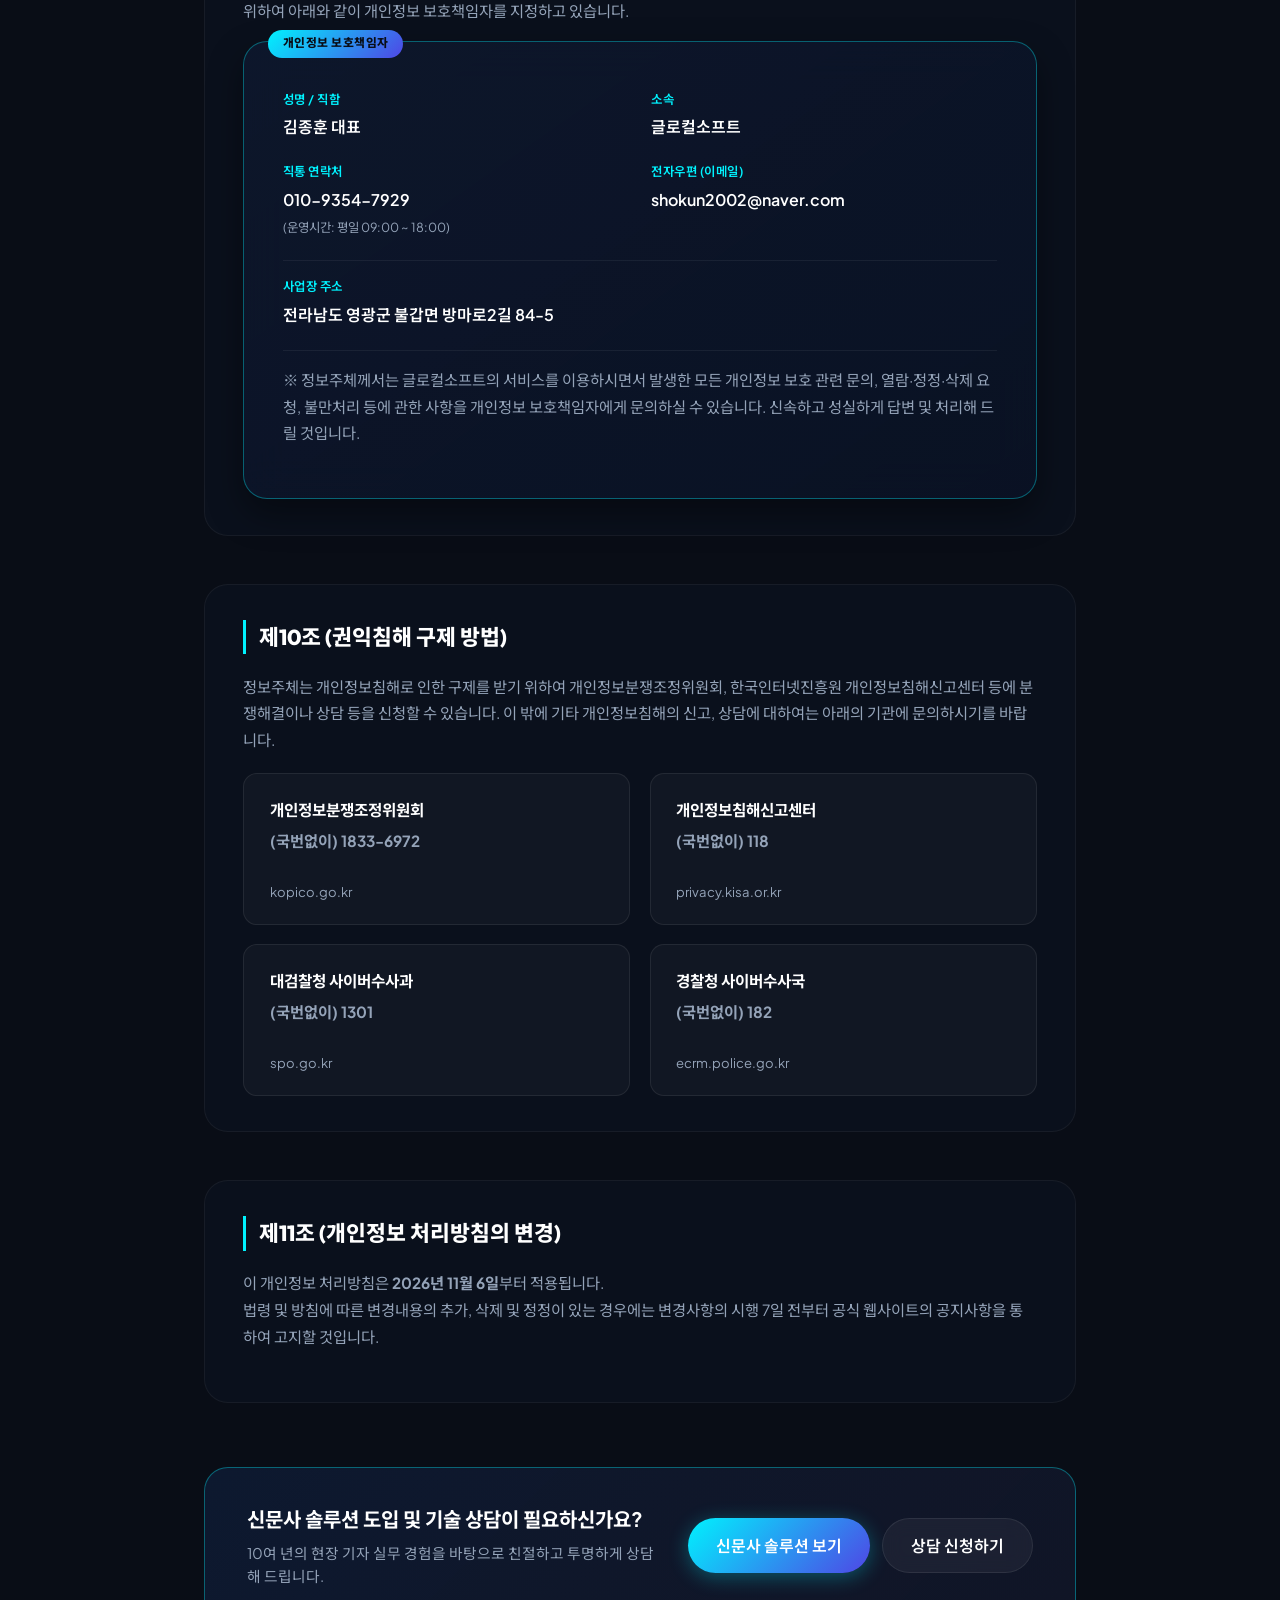
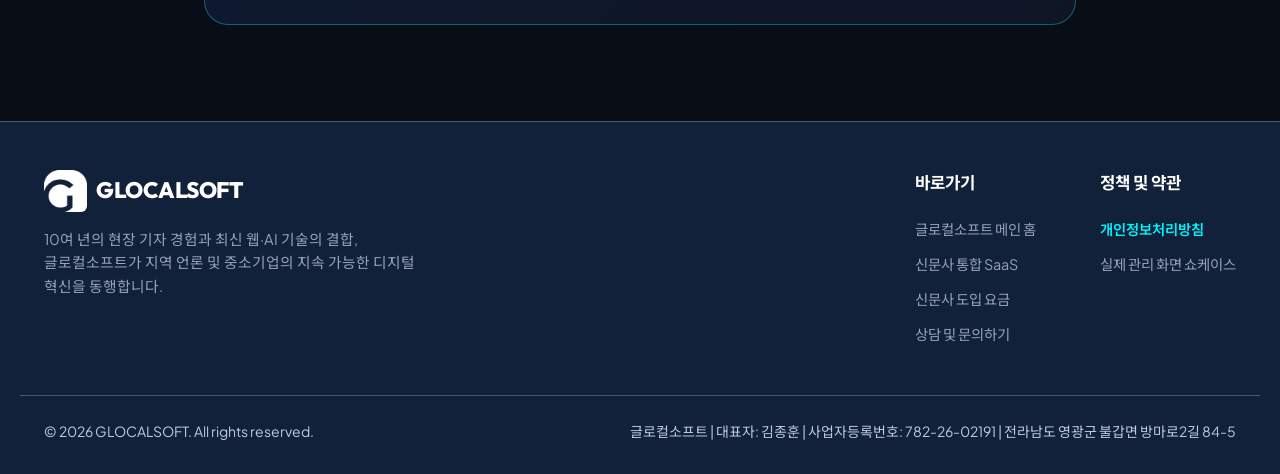
<file: privacy/index.html>
<!DOCTYPE html>
<html lang="ko">

<head>
  <meta charset="UTF-8">
  <meta name="viewport" content="width=device-width, initial-scale=1.0">
  <title>개인정보처리방침 | 글로컬소프트 (GLOCALSOFT)</title>
  <meta name="description" content="글로컬소프트의 개인정보처리방침입니다. 홈페이지 상담 신청 및 Meta(Facebook, Instagram) 광고 인스턴트 양식을 통해 수집되는 개인정보의 처리 목적, 항목, 보유 기간, 국외 이전 및 권리 행사 절차를 안내합니다.">
  <meta name="robots" content="index, follow">

  <!-- Open Graph -->
  <meta property="og:type" content="website">
  <meta property="og:title" content="개인정보처리방침 | 글로컬소프트">
  <meta property="og:description" content="글로컬소프트의 투명하고 안전한 개인정보 처리 기준 및 정보주체 권리 보장 안내입니다.">
  <meta property="og:image" content="https://glocalsoft.kr/assets/logo.png">
  <meta property="og:url" content="https://glocalsoft.kr/privacy/">
  <link rel="canonical" href="https://glocalsoft.kr/privacy/">

  <!-- Google Fonts -->
  <link rel="preconnect" href="https://fonts.googleapis.com">
  <link rel="preconnect" href="https://fonts.gstatic.com" crossorigin>
  <link
    href="https://fonts.googleapis.com/css2?family=Noto+Sans+KR:wght@300;400;500;700;900&family=Outfit:wght@400;600;700;800;900&family=Plus+Jakarta+Sans:wght@400;500;600;700;800&display=swap"
    rel="stylesheet">

  <!-- Stylesheets -->
  <link rel="stylesheet" href="../styles.css">
  <link rel="stylesheet" href="privacy.css">
</head>

<body class="dark-theme">

  <!-- Header / Navigation -->
  <header id="header" class="navbar">
    <div class="container nav-container">
      <a href="/" class="brand-logo" id="brandLogo">
        <img src="../assets/logo.png" alt="GLOCALSOFT 로고" class="logo-img">
        <span class="logo-text">GLOCAL<span class="highlight">SOFT</span></span>
</a>

      <nav class="nav-menu" id="navMenu">
        <ul class="nav-list">
          <li><a href="/" class="nav-link">홈</a></li>
          <li><a href="/newspaper/" class="nav-link">인터넷신문사</a></li>
          <li><a href="/#about" class="nav-link">회사소개</a></li>
          <li><a href="/#services" class="nav-link">서비스</a></li>
          <li><a href="/classic.html#tech" class="nav-link">기술스택</a></li>
          <li><a href="/classic.html#calculator" class="nav-link">견적계산기</a></li>
          <li><a href="/#contact" class="nav-link">문의하기</a></li>
        </ul>
      </nav>

      <div class="nav-actions">
        <a href="tel:010-9354-7929" class="nav-phone-btn">
          <span>010-9354-7929</span>
</a>
        <a href="/#contact" class="btn btn-primary nav-cta">상담 신청</a>
        <button class="hamburger-btn" id="hamburgerBtn" aria-label="메뉴 열기">
          <span></span><span></span><span></span>
</button>
      </div>
    </div>
  </header>

  <!-- Main Content -->
  <main class="privacy-main">
    <div class="container privacy-container">

      <!-- Breadcrumb & Header -->
      <div class="privacy-header">
        <div class="privacy-badge">
          개인정보 보호 정책
        </div>
        <h1 class="privacy-title">글로컬소프트 개인정보처리방침</h1>
        <p class="privacy-meta">
          <span>시행일자: 2026년 11월 6일</span>
          <span>글로컬소프트</span>
        </p>
        <p class="privacy-lead">
          글로컬소프트(이하 "사업자" 또는 "회사")는 「개인정보 보호법」 제30조 및 관계 법령에 따라 정보주체의 개인정보를 보호하고, 이와 관련한 고충을 신속하고 원활하게 처리할 수 있도록 하기 위하여 다음과 같이 개인정보 처리방침을 수립·공개합니다.
        </p>
        <div class="privacy-scope-note">
          <div>
            <strong>본 방침의 적용 범위</strong>
            <p>본 방침은 글로컬소프트 공식 웹사이트(glocalsoft.kr 및 /newspaper/ 등)의 온라인 상담 신청 및 <strong>Meta(Facebook 및 Instagram) 광고의 인스턴트 양식(Lead Ads Instant Form)</strong>을 통해 접수되는 잠재 고객의 상담 신청 정보 처리에 공통으로 적용됩니다.</p>
          </div>
        </div>
      </div>

      <!-- Quick TOC Navigation -->
      <nav class="privacy-toc" aria-label="개인정보처리방침 목차">
        <h2 class="toc-title">목차 바로가기</h2>
        <div class="toc-grid">
          <a href="#article-1" class="toc-item">제1조 개인정보의 처리 목적</a>
          <a href="#article-2" class="toc-item">제2조 처리하는 개인정보 항목 및 수집 방법</a>
          <a href="#article-3" class="toc-item">제3조 개인정보의 보유 및 이용 기간</a>
          <a href="#article-4" class="toc-item">제4조 개인정보의 파기 절차 및 방법</a>
          <a href="#article-5" class="toc-item">제5조 개인정보의 제3자 제공</a>
          <a href="#article-6" class="toc-item">제6조 개인정보 처리의 위탁 및 국외 이전</a>
          <a href="#article-7" class="toc-item">제7조 정보주체의 권리·의무 및 행사 방법</a>
          <a href="#article-8" class="toc-item">제8조 개인정보의 안전성 확보 조치</a>
          <a href="#article-9" class="toc-item">제9조 개인정보 보호책임자 및 담당자 연락처</a>
          <a href="#article-10" class="toc-item">제10조 권익침해 구제 방법</a>
          <a href="#article-11" class="toc-item">제11조 개인정보 처리방침의 변경</a>
        </div>
      </nav>

      <!-- Articles Body -->
      <div class="privacy-content">

        <!-- Article 1 -->
        <section class="privacy-section" id="article-1">
          <h2 class="section-heading">제1조 (개인정보의 처리 목적)</h2>
          <p>글로컬소프트는 다음의 목적을 위하여 최소한의 개인정보를 수집·처리합니다. 처리하고 있는 개인정보는 다음의 목적 이외의 용도로는 이용되지 않으며, 이용 목적이 변경되는 경우에는 「개인정보 보호법」 제18조에 따라 별도의 동의를 받는 등 필요한 조치를 이행합니다.</p>
          <ul class="styled-list">
            <li><strong>인터넷신문사 솔루션 및 IT 서비스 상담 접수:</strong> 신문사 창간, 홈페이지 구축, 기존 기사 데이터 안전 이전, AI CMS 도입 상담 및 무료 시연(데모) 신청 접수</li>
            <li><strong>본인 확인 및 신청자 의사 확인:</strong> 상담 신청자의 신원 확인, 상담 내용 진위 확인, 원활한 의사소통 경로 확보</li>
            <li><strong>맞춤형 견적 산출 및 서비스 안내:</strong> 신문사 운영 상태, 희망 도입 시기, 관심 솔루션에 최적화된 견적 및 도입 제안서 전달</li>
            <li><strong>상담 결과 회신 및 사후 지원:</strong> 상담 진행 내역 관리, 온라인 시연 안내 링크 전달, 기술 및 계약 관련 문의 응대</li>
          </ul>
        </section>

        <!-- Article 2 -->
        <section class="privacy-section" id="article-2">
          <h2 class="section-heading">제2조 (처리하는 개인정보 항목 및 수집 방법)</h2>
          <p>글로컬소프트는 서비스 상담 신청 시점에 필요한 최소한의 정보를 다음과 같이 구분하여 수집하고 있습니다. 실제 각 채널별 필수 항목과 선택 항목을 명확히 구분하여 운영합니다.</p>

          <h3 class="sub-heading">1. 수집 채널별 세부 항목</h3>
          <div class="privacy-table-wrap">
            <table class="privacy-table">
              <thead>
                <tr>
                  <th style="width: 25%;">수집 채널</th>
                  <th style="width: 15%;">구분</th>
                  <th>수집 항목</th>
                  <th style="width: 25%;">수집 목적</th>
                </tr>
              </thead>
              <tbody>
                <tr>
                  <td rowspan="2" class="table-highlight">
                    <strong>Meta 잠재 고객 광고</strong><br>
                    <span class="sub-text">(Facebook / Instagram 인스턴트 양식)</span>
                  </td>
                  <td><span class="badge-req">필수</span></td>
                  <td>
                    <strong>이름, 전화번호, 신문사 운영 상태, 관심 서비스, 도입 희망 시기</strong>
                  </td>
                  <td>신문사 운영 환경 파악, 맞춤 도입 상담 접수 및 유선 상담 회신</td>
                </tr>
                <tr>
                  <td><span class="badge-opt">선택</span></td>
                  <td>이메일 주소</td>
                  <td>상담 자료 및 견적서 전자우편 발송</td>
                </tr>
                <tr>
                  <td rowspan="2" class="table-highlight">
                    <strong>공식 메인 웹사이트 폼</strong><br>
                    <span class="sub-text">(glocalsoft.kr #contact)</span>
                  </td>
                  <td><span class="badge-req">필수</span></td>
                  <td><strong>담당자 성함, 이메일 주소, 연락처, 상세 문의/요구사항 내용</strong></td>
                  <td>프로젝트 문의 접수, 견적 검토, 회신 채널 확보</td>
                </tr>
                <tr>
                  <td><span class="badge-opt">선택</span></td>
                  <td>회사 / 기관명, 관심 서비스 분야</td>
                  <td>맞춤 기술 제안 및 상담 준비</td>
                </tr>
                <tr>
                  <td rowspan="2" class="table-highlight">
                    <strong>신문사 솔루션 전용 폼</strong><br>
                    <span class="sub-text">(glocalsoft.kr/newspaper/ #contact)</span>
                  </td>
                  <td><span class="badge-req">필수</span></td>
                  <td><strong>신청자 성함(이름), 연락처(전화번호), 현재 신문사 운영 상태, 필요한 서비스, 도입 희망 시기</strong></td>
                  <td>신문사 솔루션 맞춤 도입 상담, 운영 환경 진단 및 유선 상담 회신</td>
                </tr>
                <tr>
                  <td><span class="badge-opt">선택</span></td>
                  <td>이메일 주소, 신문사 / 기관명, 추가 상담 내용, 도입 희망 서비스 구성(요금 플랜)</td>
                  <td>견적서 및 상세 제안 자료 전자우편 발송, 맞춤 상담 준비</td>
                </tr>
                <tr>
                  <td class="table-highlight">
                    <strong>웹사이트 이용 시 자동 수집</strong>
                  </td>
                  <td><span class="badge-opt">자동</span></td>
                  <td>접속 IP 주소, 쿠키(Cookie), 접속 일시, 서비스 이용 기록, 브라우저 종류 및 OS 정보</td>
                  <td>부정 이용 방지, 웹사이트 성능 및 보안 모니터링</td>
                </tr>
              </tbody>
            </table>
          </div>

          <h3 class="sub-heading">2. 수집 방법</h3>
          <ul class="styled-list">
            <li>Meta(Facebook, Instagram) 광고 내 인스턴트 양식(Lead Ads)을 통한 신청자 직접 입력</li>
            <li>글로컬소프트 공식 홈페이지 및 솔루션 소개 랜딩페이지 온라인 문의 폼 제출</li>
            <li>대표 직통전화(010-9354-7929), 이메일(shokun2002@naver.com)을 통한 유선 및 전자우편 접수</li>
          </ul>
        </section>

        <!-- Article 3 -->
        <section class="privacy-section" id="article-3">
          <h2 class="section-heading">제3조 (개인정보의 보유 및 이용 기간)</h2>
          <p>글로컬소프트는 정보주체로부터 개인정보를 수집할 때 동의받은 개인정보 보유·이용 기간 내에서 개인정보를 처리·보유하며, 실제 보관 및 관리 기준은 다음과 같습니다.</p>
          <ul class="styled-list">
            <li>
              <strong>상담 및 시연 신청자 정보:</strong> 상담 접수일로부터 <strong>1년</strong><br>
              <span class="note-text">※ 상담 이력 관리 및 후속 문의 응대를 위해 수신 이메일 및 상담 기록으로 1년간 보관하며, 1년 경과 시 지체 없이 파기합니다. 또한 정보주체가 상담 완료 후 또는 보관 기간 중이라도 삭제를 요청하는 경우 즉시 지체 없이 파기합니다.</span>
            </li>
            <li>
              <strong>정식 계약 체결 고객:</strong> 서비스 제공 종료 및 대금 결제·정산 완료 시까지 보관합니다.
            </li>
            <li>
              <strong>관계 법령에 따른 보존 의무:</strong> 관계 법령의 규정에 의하여 보존할 필요가 있는 경우 해당 법령이 정한 기간 동안 안전하게 보관합니다.
              <ul class="nested-list">
                <li>계약 또는 청약철회 등에 관한 기록: 5년 (전자상거래 등에서의 소비자보호에 관한 법률)</li>
                <li>대금결제 및 재화 등의 공급에 관한 기록: 5년 (전자상거래 등에서의 소비자보호에 관한 법률)</li>
                <li>소비자의 불만 또는 분쟁처리에 관한 기록: 3년 (전자상거래 등에서의 소비자보호에 관한 법률)</li>
                <li>웹사이트 접속 로그 기록: 3개월 (통신비밀보호법)</li>
              </ul>
            </li>
          </ul>
        </section>

        <!-- Article 4 -->
        <section class="privacy-section" id="article-4">
          <h2 class="section-heading">제4조 (개인정보의 파기 절차 및 방법)</h2>
          <p>글로컬소프트는 개인정보 보유기간의 경과, 처리목적 달성 등 개인정보가 불필요하게 되었을 때에는 지체 없이 해당 개인정보를 파기합니다.</p>

          <h3 class="sub-heading">1. 파기 절차</h3>
          <p>정보주체가 입력한 상담 정보는 목적 달성 후 내부 방침(보유기간 1년)에 따라 보관된 후, 기간 도래 시 또는 정보주체의 파기 요청 시 담당자가 직접 확인하여 지체 없이 파기합니다. 법률에 의한 경우가 아니고서는 보유 목적 이외의 다른 목적으로 이용되지 않습니다.</p>

          <h3 class="sub-heading">2. 파기 방법</h3>
          <ul class="styled-list">
            <li><strong>전자적 파일 형태:</strong> 이메일 수신 내역 및 업무용 단말기에 보관된 전자적 파일은 복구할 수 없도록 영구 삭제(메일함 완전 삭제 및 파일 영구 삭제)합니다.</li>
            <li><strong>인쇄물 및 서면:</strong> 상담 과정에서 출력된 종이 문서가 있는 경우 분쇄기로 분쇄하여 파기합니다.</li>
          </ul>
        </section>

        <!-- Article 5 -->
        <section class="privacy-section" id="article-5">
          <h2 class="section-heading">제5조 (개인정보의 제3자 제공에 관한 사항)</h2>
          <p>글로컬소프트는 정보주체의 개인정보를 제1조(개인정보의 처리 목적)에서 명시한 범위 내에서만 처리하며, 정보주체의 사전 동의 없이 개인정보를 제3자에게 제공하지 않습니다. 단, 다음의 경우에는 예외로 합니다.</p>
          <ul class="styled-list">
            <li>정보주체로부터 별도의 동의를 받은 경우</li>
            <li>법률에 특별한 규정이 있거나 법령상 의무를 준수하기 위하여 불가피한 경우</li>
            <li>명백히 정보주체 또는 제3자의 급박한 생명, 신체, 재산의 이익을 위하여 필요하다고 인정되는 경우</li>
          </ul>
          <div class="notice-callout">
            <div>
              <strong>개인정보 제3자 제공 원칙적 금지</strong>
              <p>글로컬소프트는 상담 신청자의 소중한 개인정보를 마케팅 제휴사 등 외부에 영리 목적으로 판매, 대여 또는 공유하지 않습니다.</p>
            </div>
          </div>
        </section>

        <!-- Article 6 -->
        <section class="privacy-section" id="article-6">
          <h2 class="section-heading">제6조 (개인정보 처리의 위탁 및 국외 이전)</h2>
          <p>글로컬소프트는 원활하고 안정적인 서비스 상담 접수를 위하여 전문 인프라 및 SaaS 솔루션을 이용하고 있으며, 개인정보보호위원회 2026년 작성지침 및 「개인정보 보호법」 제26조, 제28조의8에 따라 처리위탁 및 국외 이전에 관한 사항을 다음과 같이 공개합니다.</p>

          <h3 class="sub-heading">1. 개인정보 처리위탁 및 국외 이전 현황</h3>
          <div class="privacy-table-wrap">
            <table class="privacy-table">
              <thead>
                <tr>
                  <th style="width: 20%;">수탁자(법인명) 및 연락처</th>
                  <th style="width: 12%;">이전 국가</th>
                  <th style="width: 18%;">이전 일시 및 방법</th>
                  <th style="width: 14%;">법적 근거</th>
                  <th>이전 항목 및 이용 목적</th>
                  <th style="width: 18%;">보유 및 이용 기간</th>
                </tr>
              </thead>
              <tbody>
                <tr>
                  <td>
                    <strong>Formspree Inc.</strong><br>
                    <span class="sub-text">연락처: privacy@formspree.io</span>
                    <span class="sub-text">웹사이트: formspree.io</span>
                  </td>
                  <td>미국 (USA)</td>
                  <td>
                    웹사이트 상담 폼 제출 시 HTTPS 암호화 네트워크를 통한 실시간 전송
                  </td>
                  <td>
                    개인정보 보호법 제28조의8 제1항 제3호<br>
                    <span class="sub-text">(서비스 계약 이행을 위한 처리위탁)</span>
                  </td>
                  <td>
                    <strong>[이전 항목]</strong> 웹사이트 폼 입력 정보 (성함, 연락처, 이메일, 신문사/기관명, 문의내용, 선택 항목)<br>
                    <strong>[이용 목적]</strong> 온라인 상담 신청 데이터 중계 및 담당자 알림 이메일 전송 대행
                  </td>
                  <td>
                    Formspree 서비스 계정의 요금제 정책 및 대시보드 저장 설정에 따름 (알림 메일 발송 목적 달성 및 관리자의 수동 삭제 시까지)
                  </td>
                </tr>
                <tr>
                  <td>
                    <strong>Meta Platforms, Inc.</strong><br>
                    <span class="sub-text">(Meta Platforms Ireland Ltd.)</span>
                    <span class="sub-text">facebook.com/help</span>
                  </td>
                  <td>미국 (USA) 등</td>
                  <td>
                    Meta 광고 인스턴트 양식 제출 시 암호화 통신을 통한 전송
                  </td>
                  <td>
                    개인정보 보호법 제28조의8 제1항 제1호<br>
                    <span class="sub-text">(인스턴트 폼 제출 시 이용자 동의)</span>
                  </td>
                  <td>
                    <strong>[이전 항목]</strong> Meta 인스턴트 폼 입력 정보 (이름, 전화번호, 신문사 운영 상태, 관심 서비스, 도입 희망 시기, 이메일)<br>
                    <strong>[이용 목적]</strong> Facebook/Instagram 광고 내 상담 접수 양식 제공 및 광고주(글로컬소프트) 전달
                  </td>
                  <td>
                    <strong>Meta 다운로드 지원 기간:</strong> 생성일로부터 최대 90일간 다운로드 가능<br>
                    <strong>Meta 자체 보관:</strong> Meta 플랫폼 글로벌 데이터 정책 및 약관에 따름
                  </td>
                </tr>
              </tbody>
            </table>
          </div>
          <p class="table-footnote">
            ※ 글로컬소프트가 Meta 광고 관리자에서 수령하거나 Formspree를 통해 수신한 상담 정보는 글로컬소프트의 개인정보 보유 기간(제3조에 따라 접수일로부터 1년)에 맞춰 보관 및 파기됩니다.
          </p>

          <h3 class="sub-heading">2. 국외 이전 거부 방법 및 효과</h3>
          <p>
            정보주체는 개인정보의 국외 이전을 원하지 않으실 경우, 웹사이트 온라인 폼이나 Meta 광고 인스턴트 양식을 통한 제출을 중단하시고 대표 직통전화(<strong>010-9354-7929</strong>) 또는 직접 이메일(<strong>shokun2002@naver.com</strong>)을 통하여 문의 및 상담을 신청하실 수 있습니다.<br>
            온라인 폼이나 Meta 광고 양식을 통한 국외 이전을 거부하시는 경우 해당 온라인 채널을 통한 즉시 상담 접수는 제한될 수 있으나, 유선 및 직접 이메일을 통한 상담 진행에는 어떠한 불이익도 없습니다.
          </p>
        </section>

        <!-- Article 7 -->
        <section class="privacy-section" id="article-7">
          <h2 class="section-heading">제7조 (정보주체와 법정대리인의 권리·의무 및 행사 방법)</h2>
          <p>정보주체는 글로컬소프트에 대해 언제든지 다음 각 호의 개인정보 보호 관련 권리를 행사할 수 있습니다.</p>
          <ul class="styled-list">
            <li><strong>개인정보 열람 요구:</strong> 글로컬소프트가 보유하고 있는 자신의 개인정보에 대한 열람을 요구할 수 있습니다.</li>
            <li><strong>오류 등에 대한 정정 요구:</strong> 정보에 오류가 있거나 변경이 필요한 경우 정정을 요구할 수 있으며, 정정이 완료될 때까지 당해 개인정보를 이용하지 않습니다.</li>
            <li><strong>삭제 요구:</strong> 개인정보의 삭제를 요구할 수 있으며, 삭제 요청 시 지체 없이 파기합니다. (단, 법령에서 보존을 의무화한 정보는 제외)</li>
            <li><strong>처리정지 요구:</strong> 자신의 개인정보 처리를 일시적으로 정지할 것을 요구할 수 있습니다.</li>
          </ul>
          <h3 class="sub-heading">권리 행사 방법 및 절차</h3>
          <p>
            권리 행사는 글로컬소프트에 대해 서면, 전화(<strong>010-9354-7929</strong>), 전자우편(<strong>shokun2002@naver.com</strong>) 등을 통하여 하실 수 있으며, 본인 확인 절차를 거친 후 지체 없이 신속하게 조치하고 결과를 안내해 드립니다.
          </p>
        </section>

        <!-- Article 8 -->
        <section class="privacy-section" id="article-8">
          <h2 class="section-heading">제8조 (개인정보의 안전성 확보 조치)</h2>
          <p>글로컬소프트는 개인정보의 분실, 도난, 유출, 위조·변조 또는 훼손을 방지하기 위하여 실제 운영 환경에 맞춰 다음과 같은 실질적인 안전성 확보 조치를 취하고 있습니다.</p>
          <ul class="styled-list">
            <li><strong>관리적 조치:</strong> 개인정보 취급 담당자를 대표자 1인으로 한정하여 불필요한 접근을 차단하고, 개인정보 보호 관련 법령 준수 의무를 지속적으로 점검합니다.</li>
            <li><strong>기술적 조치:</strong> 웹사이트 전송 구간 SSL/HTTPS 보안 암호화 통신 적용, 업무용 단말기 로그인 비밀번호 설정 및 최신 백신 소프트웨어 운용을 통한 악성코드 차단</li>
            <li><strong>물리적 조치:</strong> 개인정보가 보관된 업무용 단말기(PC)에 대한 잠금장치 설정 및 외부인의 무단 접근 방지</li>
          </ul>
        </section>

        <!-- Article 9 -->
        <section class="privacy-section" id="article-9">
          <h2 class="section-heading">제9조 (개인정보 보호책임자 및 담당자 연락처)</h2>
          <p>글로컬소프트는 개인정보 처리에 관한 업무를 총괄해서 책임지고, 개인정보 처리와 관련한 정보주체의 불만처리 및 피해구제 등을 위하여 아래와 같이 개인정보 보호책임자를 지정하고 있습니다.</p>

          <div class="officer-card glow-border">
            <div class="officer-badge">개인정보 보호책임자</div>
            <div class="officer-grid">
              <div class="officer-item">
                <span class="item-label">성명 / 직함</span>
                <strong class="item-value">김종훈 대표</strong>
              </div>
              <div class="officer-item">
                <span class="item-label">소속</span>
                <strong class="item-value">글로컬소프트</strong>
              </div>
              <div class="officer-item">
                <span class="item-label">직통 연락처</span>
                <strong class="item-value"><a href="tel:010-9354-7929">010-9354-7929</a></strong>
                <span class="item-sub">(운영시간: 평일 09:00 ~ 18:00)</span>
              </div>
              <div class="officer-item">
                <span class="item-label">전자우편 (이메일)</span>
                <strong class="item-value"><a href="mailto:shokun2002@naver.com">shokun2002@naver.com</a></strong>
              </div>
              <div class="officer-item full-width">
                <span class="item-label">사업장 주소</span>
                <strong class="item-value">전라남도 영광군 불갑면 방마로2길 84-5</strong>
              </div>
            </div>
            <p class="officer-desc">
              ※ 정보주체께서는 글로컬소프트의 서비스를 이용하시면서 발생한 모든 개인정보 보호 관련 문의, 열람·정정·삭제 요청, 불만처리 등에 관한 사항을 개인정보 보호책임자에게 문의하실 수 있습니다. 신속하고 성실하게 답변 및 처리해 드릴 것입니다.
            </p>
          </div>
        </section>

        <!-- Article 10 -->
        <section class="privacy-section" id="article-10">
          <h2 class="section-heading">제10조 (권익침해 구제 방법)</h2>
          <p>정보주체는 개인정보침해로 인한 구제를 받기 위하여 개인정보분쟁조정위원회, 한국인터넷진흥원 개인정보침해신고센터 등에 분쟁해결이나 상담 등을 신청할 수 있습니다. 이 밖에 기타 개인정보침해의 신고, 상담에 대하여는 아래의 기관에 문의하시기를 바랍니다.</p>

          <div class="remedy-grid">
            <div class="remedy-card">
              <h4>개인정보분쟁조정위원회</h4>
              <p class="remedy-phone">(국번없이) 1833-6972</p>
              <a href="https://www.kopico.go.kr" target="_blank" rel="noopener noreferrer" class="remedy-link">kopico.go.kr</a>
            </div>
            <div class="remedy-card">
              <h4>개인정보침해신고센터</h4>
              <p class="remedy-phone">(국번없이) 118</p>
              <a href="https://privacy.kisa.or.kr" target="_blank" rel="noopener noreferrer" class="remedy-link">privacy.kisa.or.kr</a>
            </div>
            <div class="remedy-card">
              <h4>대검찰청 사이버수사과</h4>
              <p class="remedy-phone">(국번없이) 1301</p>
              <a href="https://www.spo.go.kr" target="_blank" rel="noopener noreferrer" class="remedy-link">spo.go.kr</a>
            </div>
            <div class="remedy-card">
              <h4>경찰청 사이버수사국</h4>
              <p class="remedy-phone">(국번없이) 182</p>
              <a href="https://ecrm.police.go.kr" target="_blank" rel="noopener noreferrer" class="remedy-link">ecrm.police.go.kr</a>
            </div>
          </div>
        </section>

        <!-- Article 11 -->
        <section class="privacy-section" id="article-11">
          <h2 class="section-heading">제11조 (개인정보 처리방침의 변경)</h2>
          <p>
            이 개인정보 처리방침은 <strong>2026년 11월 6일</strong>부터 적용됩니다.<br>
            법령 및 방침에 따른 변경내용의 추가, 삭제 및 정정이 있는 경우에는 변경사항의 시행 7일 전부터 공식 웹사이트의 공지사항을 통하여 고지할 것입니다.
          </p>
        </section>

      </div>

      <!-- Action Box -->
      <div class="privacy-action-box">
        <div class="action-text">
          <h3>신문사 솔루션 도입 및 기술 상담이 필요하신가요?</h3>
          <p>10여 년의 현장 기자 실무 경험을 바탕으로 친절하고 투명하게 상담해 드립니다.</p>
        </div>
        <div class="action-buttons">
          <a href="../newspaper/" class="btn btn-gradient">신문사 솔루션 보기</a>
          <a href="/#contact" class="btn btn-outline">상담 신청하기</a>
        </div>
      </div>

    </div>
  </main>

  <!-- Footer -->
  <footer class="footer">
    <div class="container footer-content">
      <div class="footer-brand">
        <a href="/" class="brand-logo">
          <img src="../assets/logo.png" alt="GLOCALSOFT 로고" class="logo-img">
          <span class="logo-text">GLOCAL<span class="highlight">SOFT</span></span>
</a>
        <p>10여 년의 현장 기자 경험과 최신 웹·AI 기술의 결합,<br>글로컬소프트가 지역 언론 및 중소기업의 지속 가능한 디지털 혁신을 동행합니다.</p>
      </div>

      <div class="footer-links">
        <div>
          <h4>바로가기</h4>
          <ul>
            <li><a href="/">글로컬소프트 메인 홈</a></li>
            <li><a href="../newspaper/">신문사 통합 SaaS</a></li>
            <li><a href="../newspaper/#pricing">신문사 도입 요금</a></li>
            <li><a href="/#contact">상담 및 문의하기</a></li>
          </ul>
        </div>
        <div>
          <h4>정책 및 약관</h4>
          <ul>
            <li><a href="/privacy/" class="active-link">개인정보처리방침</a></li>
            <li><a href="../newspaper/#showcase">실제 관리 화면 쇼케이스</a></li>
          </ul>
        </div>
      </div>
    </div>

    <div class="container footer-bottom">
      <p>© 2026 GLOCALSOFT. All rights reserved.</p>
      <p class="company-legal">글로컬소프트 | 대표자: 김종훈 | 사업자등록번호: 782-26-02191 | 전라남도 영광군 불갑면 방마로2길 84-5</p>
    </div>
  </footer>

  <!-- Simple Navigation Toggle Script -->
  <script>
    document.addEventListener('DOMContentLoaded', function () {
      const hamburgerBtn = document.getElementById('hamburgerBtn');
      const navMenu = document.getElementById('navMenu');
      const navbar = document.getElementById('header');

      window.addEventListener('scroll', function () {
        if (window.scrollY > 40) {
          navbar.classList.add('scrolled');
        } else {
          navbar.classList.remove('scrolled');
        }
      });

      if (hamburgerBtn && navMenu) {
        hamburgerBtn.addEventListener('click', function () {
          navMenu.classList.toggle('open');
          hamburgerBtn.classList.toggle('active');
        });
      }
    });
  </script>
</body>

</html>
</file>
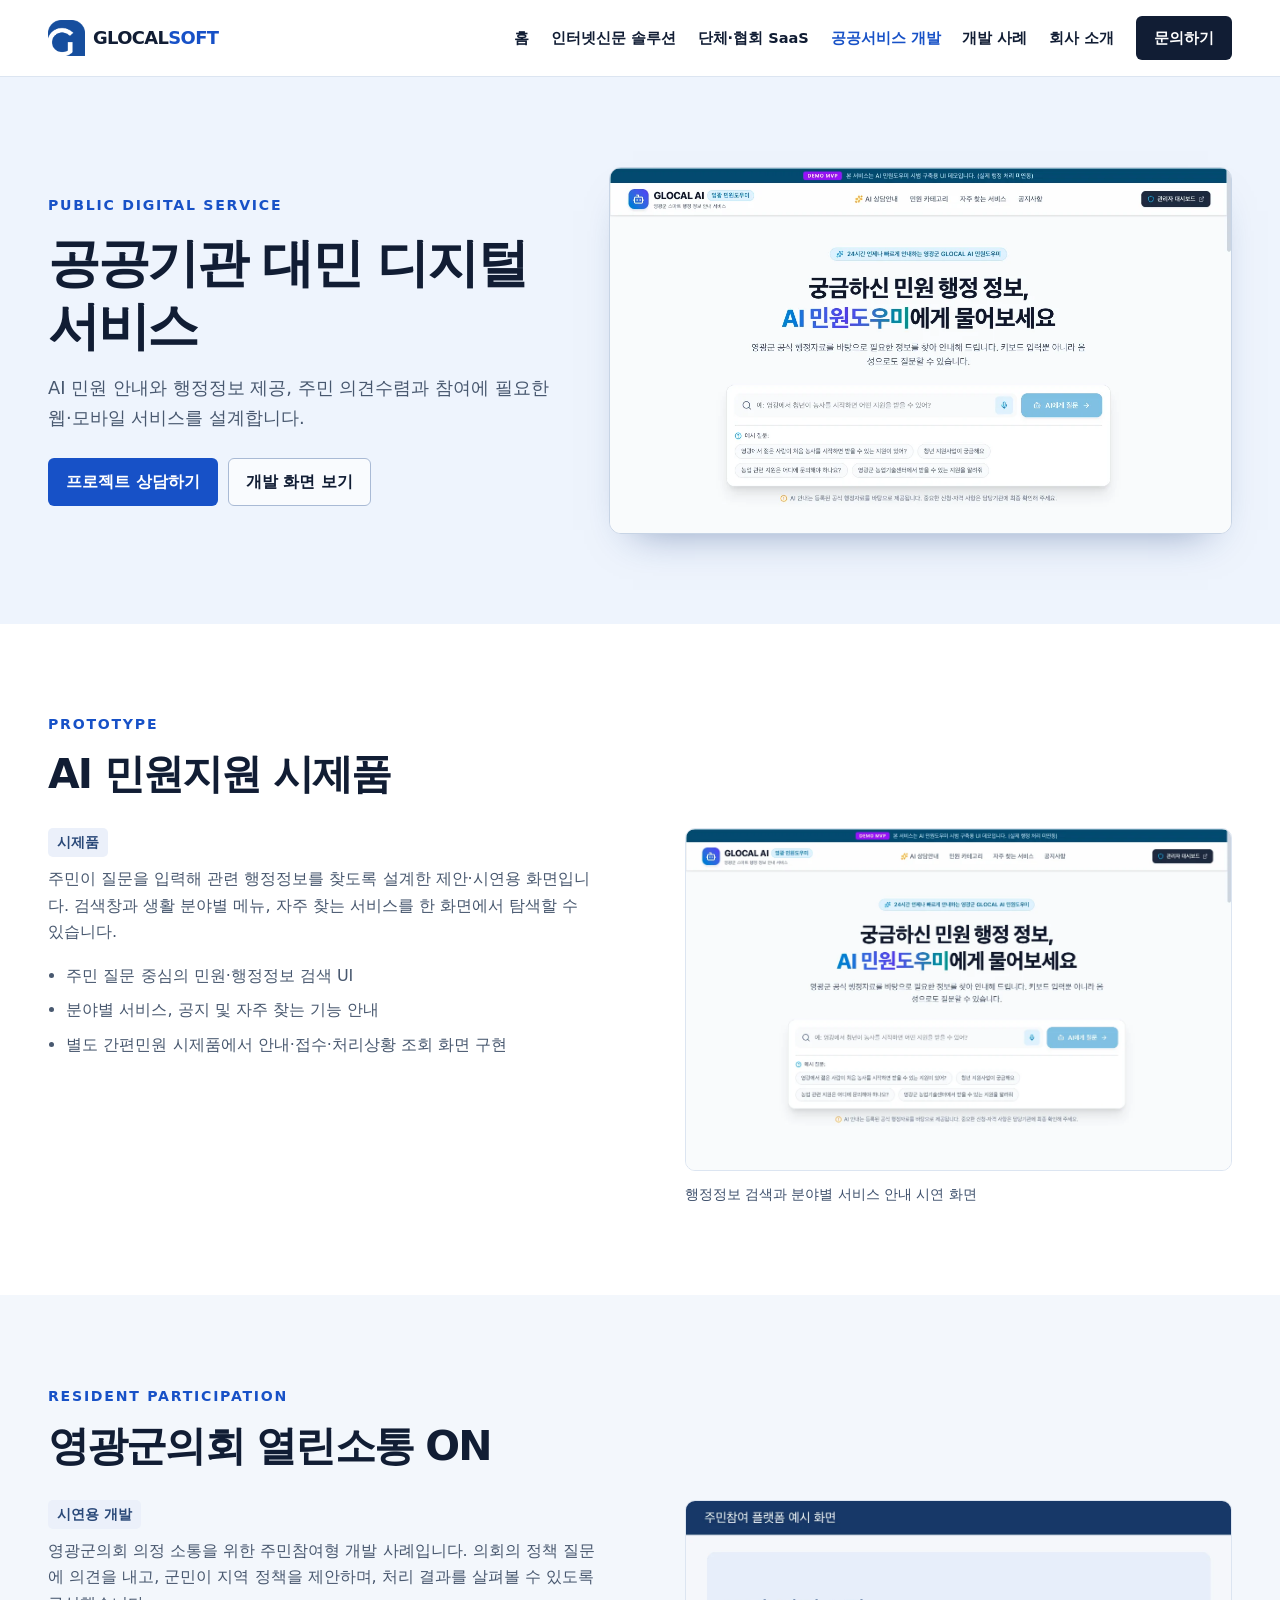
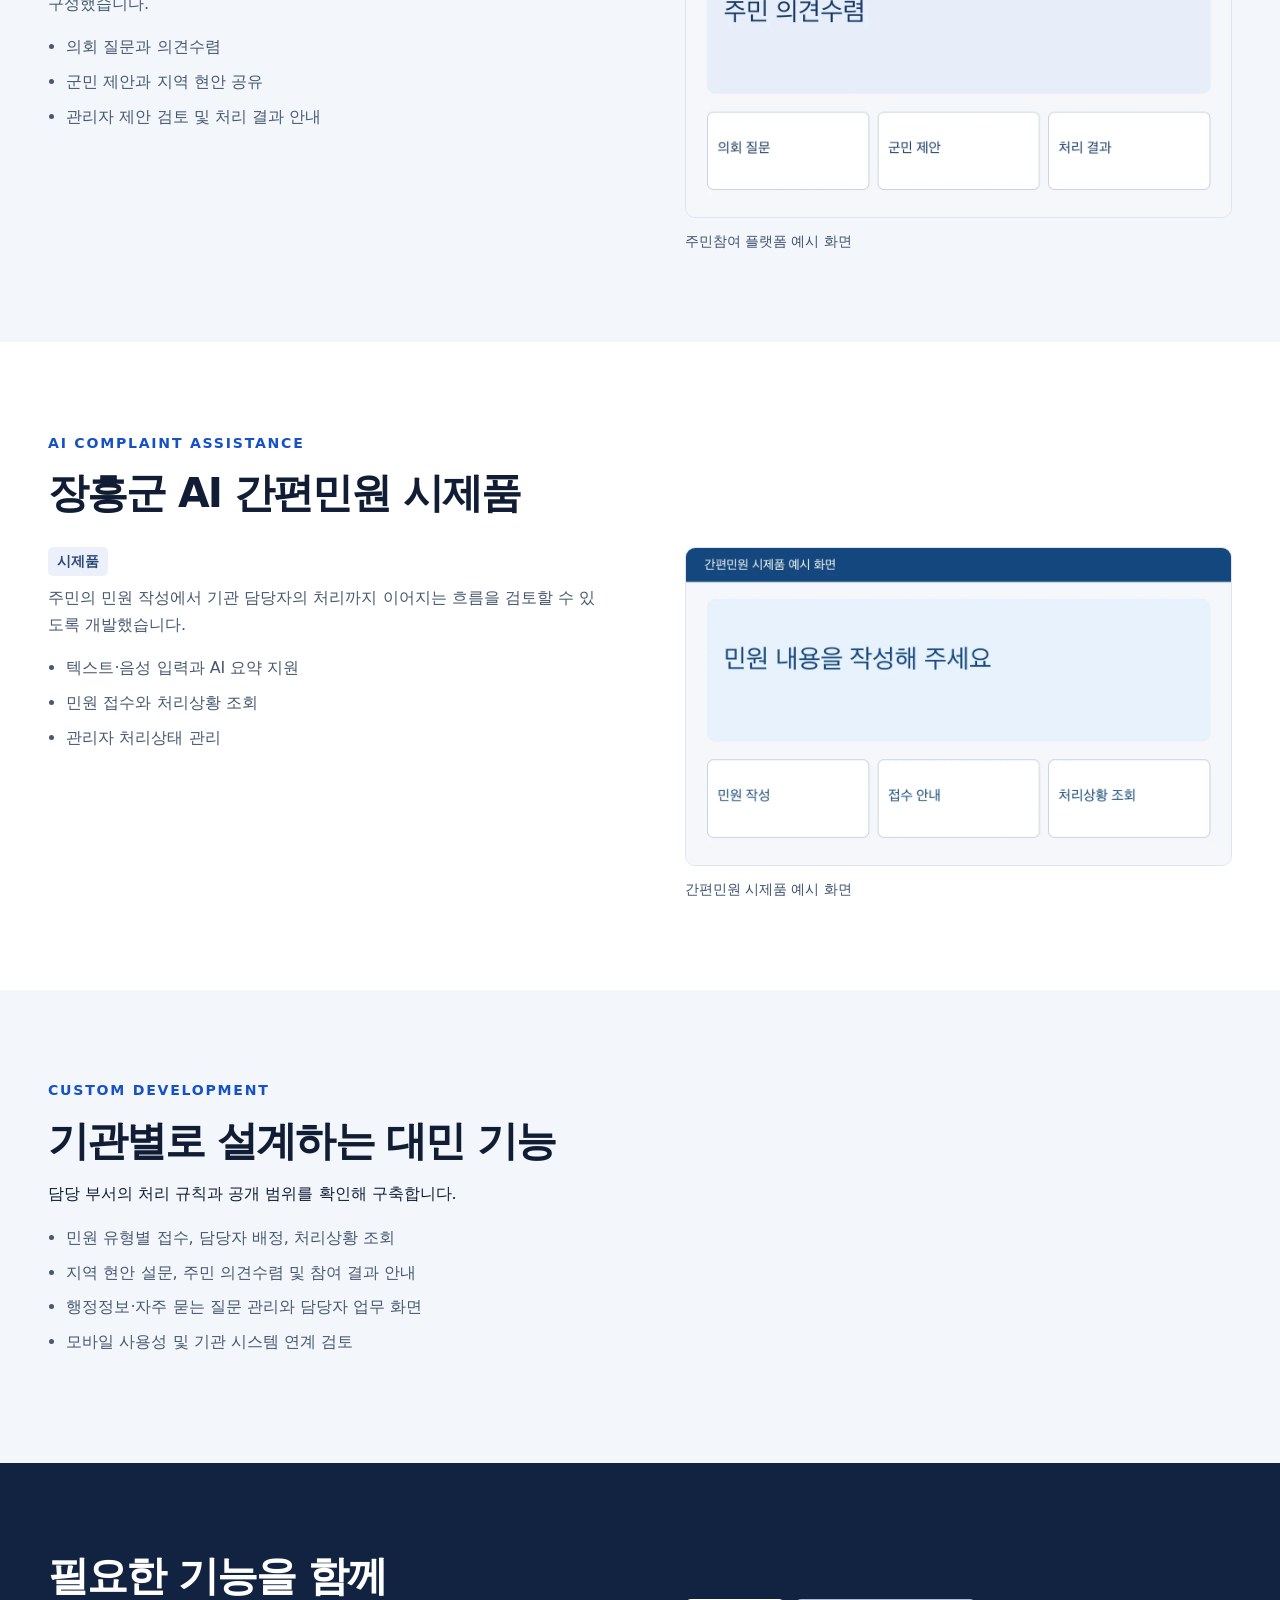
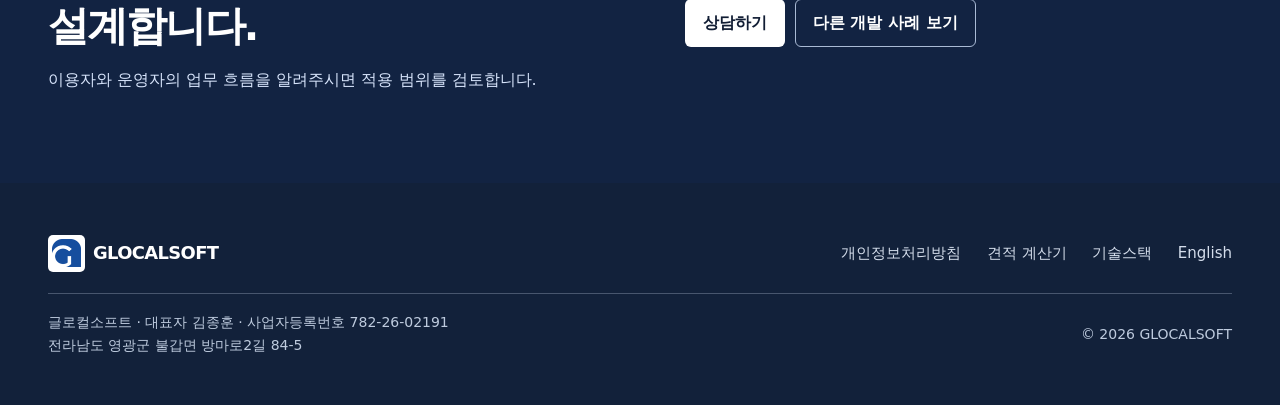
<file: public-service/index.html>
<!doctype html>
<html lang="ko">
  <head>
    <meta charset="utf-8">
    <meta name="viewport" content="width=device-width, initial-scale=1">
    <title>공공기관 AI 민원·대민서비스 개발 | 글로컬소프트</title>
    <meta name="description" content="AI 민원 안내·접수 시제품과 주민 의견수렴 플랫폼 개발 경험을 바탕으로 공공기관에 맞춘 웹·모바일 대민서비스를 설계합니다.">
    <link rel="canonical" href="https://glocalsoft.kr/public-service/">
    <meta property="og:type" content="website">
    <meta property="og:locale" content="ko_KR">
    <meta property="og:title" content="공공기관 AI 민원·대민서비스 개발 | 글로컬소프트">
    <meta property="og:description" content="AI 민원 안내·접수 시제품과 주민 의견수렴 플랫폼 개발 경험을 바탕으로 공공기관에 맞춘 웹·모바일 대민서비스를 설계합니다.">
    <meta property="og:url" content="https://glocalsoft.kr/public-service/">
    <meta property="og:image" content="https://glocalsoft.kr/assets/civic-preview.webp">
    <meta property="og:image:alt" content="AI 민원 안내 시제품의 행정정보 검색 화면">
    <meta property="og:site_name" content="글로컬소프트">
    <meta name="twitter:card" content="summary_large_image">
    <link rel="icon" href="/assets/logo.png">
    <link rel="stylesheet" href="/site.css">
    <script src="/site.js" defer></script>
</head>
  <body>
    <a class="skip" href="#main">본문 바로가기</a>
    <header class="site-header">
      <div class="wrap header-inner">
        <a class="brand" href="/" aria-label="글로컬소프트 홈">
        <img src="/assets/logo.png" alt=""><strong>GLOCAL<span>SOFT</span></strong></a>
        <button class="menu-button" type="button" aria-controls="site-nav" aria-expanded="false">메뉴 <span aria-hidden="true">☰</span></button>
        <nav id="site-nav" aria-label="주 메뉴">
          <a href="/">홈</a>
          <a href="/newspaper/">인터넷신문 솔루션</a>
          <a href="/organization/">단체·협회 SaaS</a>
          <a href="/public-service/" aria-current="page">공공서비스 개발</a>
          <a href="/#work">개발 사례</a>
          <a href="/#about">회사 소개</a>
          <a class="nav-contact" href="/#contact">문의하기</a>
        </nav>
      </div>
    </header>
    <main id="main">
      <section class="section detail-intro">
        <div class="wrap category-inner">
          <div>
            <p class="eyebrow">PUBLIC DIGITAL SERVICE</p>
            <h1 class="category-title">공공기관 대민 디지털 서비스</h1>
            <p class="lead">AI 민원 안내와 행정정보 제공, 주민 의견수렴과 참여에 필요한 웹·모바일 서비스를 설계합니다.</p>
            <div class="actions">
              <a class="button primary" href="/?inquiry=public-service#contact">프로젝트 상담하기</a>
              <a class="button secondary" href="#prototype">개발 화면 보기</a>
            </div>
          </div>
          <figure class="screen category-visual">
            <img src="/assets/civic-preview.webp" alt="AI 민원지원 시제품 메인 화면" fetchpriority="high">
          </figure>
        </div>
      </section>
      <section class="section wrap" id="prototype">
        <p class="eyebrow">PROTOTYPE</p>
        <h2>AI 민원지원 시제품</h2>
        <div class="split detail-example">
          <div>
            <p class="status">시제품</p>
            <p>주민이 질문을 입력해 관련 행정정보를 찾도록 설계한 제안·시연용 화면입니다. 검색창과 생활 분야별 메뉴, 자주 찾는 서비스를 한 화면에서 탐색할 수 있습니다.</p>
            <ul class="feature-list">
              <li>주민 질문 중심의 민원·행정정보 검색 UI</li>
              <li>분야별 서비스, 공지 및 자주 찾는 기능 안내</li>
              <li>별도 간편민원 시제품에서 안내·접수·처리상황 조회 화면 구현</li>
            </ul>
          </div>
          <figure>
            <img class="detail-image" src="/assets/civic-preview.webp" alt="행정정보 검색과 분야별 서비스 안내 시연 화면" loading="lazy">
            <figcaption>행정정보 검색과 분야별 서비스 안내 시연 화면</figcaption>
          </figure>
        </div>
      </section>
      <section class="section band" id="resident-voice">
        <div class="wrap">
          <p class="eyebrow">RESIDENT PARTICIPATION</p>
          <h2>영광군의회 열린소통 ON</h2>
          <div class="split detail-example">
            <div>
              <p class="status">시연용 개발</p>
              <p>영광군의회 의정 소통을 위한 주민참여형 개발 사례입니다. 의회의 정책 질문에 의견을 내고, 군민이 지역 정책을 제안하며, 처리 결과를 살펴볼 수 있도록 구성했습니다.</p>
              <ul class="feature-list"><li>의회 질문과 의견수렴</li><li>군민 제안과 지역 현안 공유</li><li>관리자 제안 검토 및 처리 결과 안내</li></ul>
            </div>
            <figure><img class="detail-image" src="/assets/council-preview.webp" alt="주민 의견수렴 플랫폼 예시 화면" loading="lazy"><figcaption>주민참여 플랫폼 예시 화면</figcaption></figure>
          </div>
        </div>
      </section>
      <section class="section wrap" id="jangheung">
        <p class="eyebrow">AI COMPLAINT ASSISTANCE</p>
        <h2>장흥군 AI 간편민원 시제품</h2>
        <div class="split detail-example">
          <div>
            <p class="status">시제품</p>
            <p>주민의 민원 작성에서 기관 담당자의 처리까지 이어지는 흐름을 검토할 수 있도록 개발했습니다.</p>
            <ul class="feature-list"><li>텍스트·음성 입력과 AI 요약 지원</li><li>민원 접수와 처리상황 조회</li><li>관리자 처리상태 관리</li></ul>
          </div>
          <figure><img class="detail-image" src="/assets/jangheung-preview.webp" alt="간편민원 시제품 예시 화면" loading="lazy"><figcaption>간편민원 시제품 예시 화면</figcaption></figure>
        </div>
      </section>
      <section class="section band" id="custom">
        <div class="wrap">
          <p class="eyebrow">CUSTOM DEVELOPMENT</p>
          <h2>기관별로 설계하는 대민 기능</h2>
          <p>담당 부서의 처리 규칙과 공개 범위를 확인해 구축합니다.</p>
          <ul class="feature-list">
            <li>민원 유형별 접수, 담당자 배정, 처리상황 조회</li>
            <li>지역 현안 설문, 주민 의견수렴 및 참여 결과 안내</li>
            <li>행정정보·자주 묻는 질문 관리와 담당자 업무 화면</li>
            <li>모바일 사용성 및 기관 시스템 연계 검토</li>
          </ul>
        </div>
      </section>
      <section class="section callout">
        <div class="wrap split">
          <div>
            <h2>필요한 기능을 함께 설계합니다.</h2>
            <p>이용자와 운영자의 업무 흐름을 알려주시면 적용 범위를 검토합니다.</p>
          </div>
          <div class="actions">
            <a class="button primary" href="/?inquiry=public-service#contact">상담하기</a>
            <a class="button secondary" href="/#work">다른 개발 사례 보기</a>
          </div>
        </div>
      </section>
    </main>
    <footer class="site-footer">
      <div class="wrap footer-top">
        <a class="brand" href="/">
        <img src="/assets/logo.png" alt=""><strong>GLOCAL<span>SOFT</span></strong></a>
        <nav aria-label="하단 메뉴">
          <a href="/privacy/">개인정보처리방침</a>
          <a href="/classic.html#calculator">견적 계산기</a>
          <a href="/classic.html#tech">기술스택</a>
          <a href="/classic.html?lang=en">English</a>
        </nav>
      </div>
      <div class="wrap footer-info">
        <p>글로컬소프트 · 대표자 김종훈 · 사업자등록번호 782-26-02191<br>전라남도 영광군 불갑면 방마로2길 84-5</p>
        <p>© 2026 GLOCALSOFT</p>
      </div>
    </footer>
  </body>
</html>
</file>
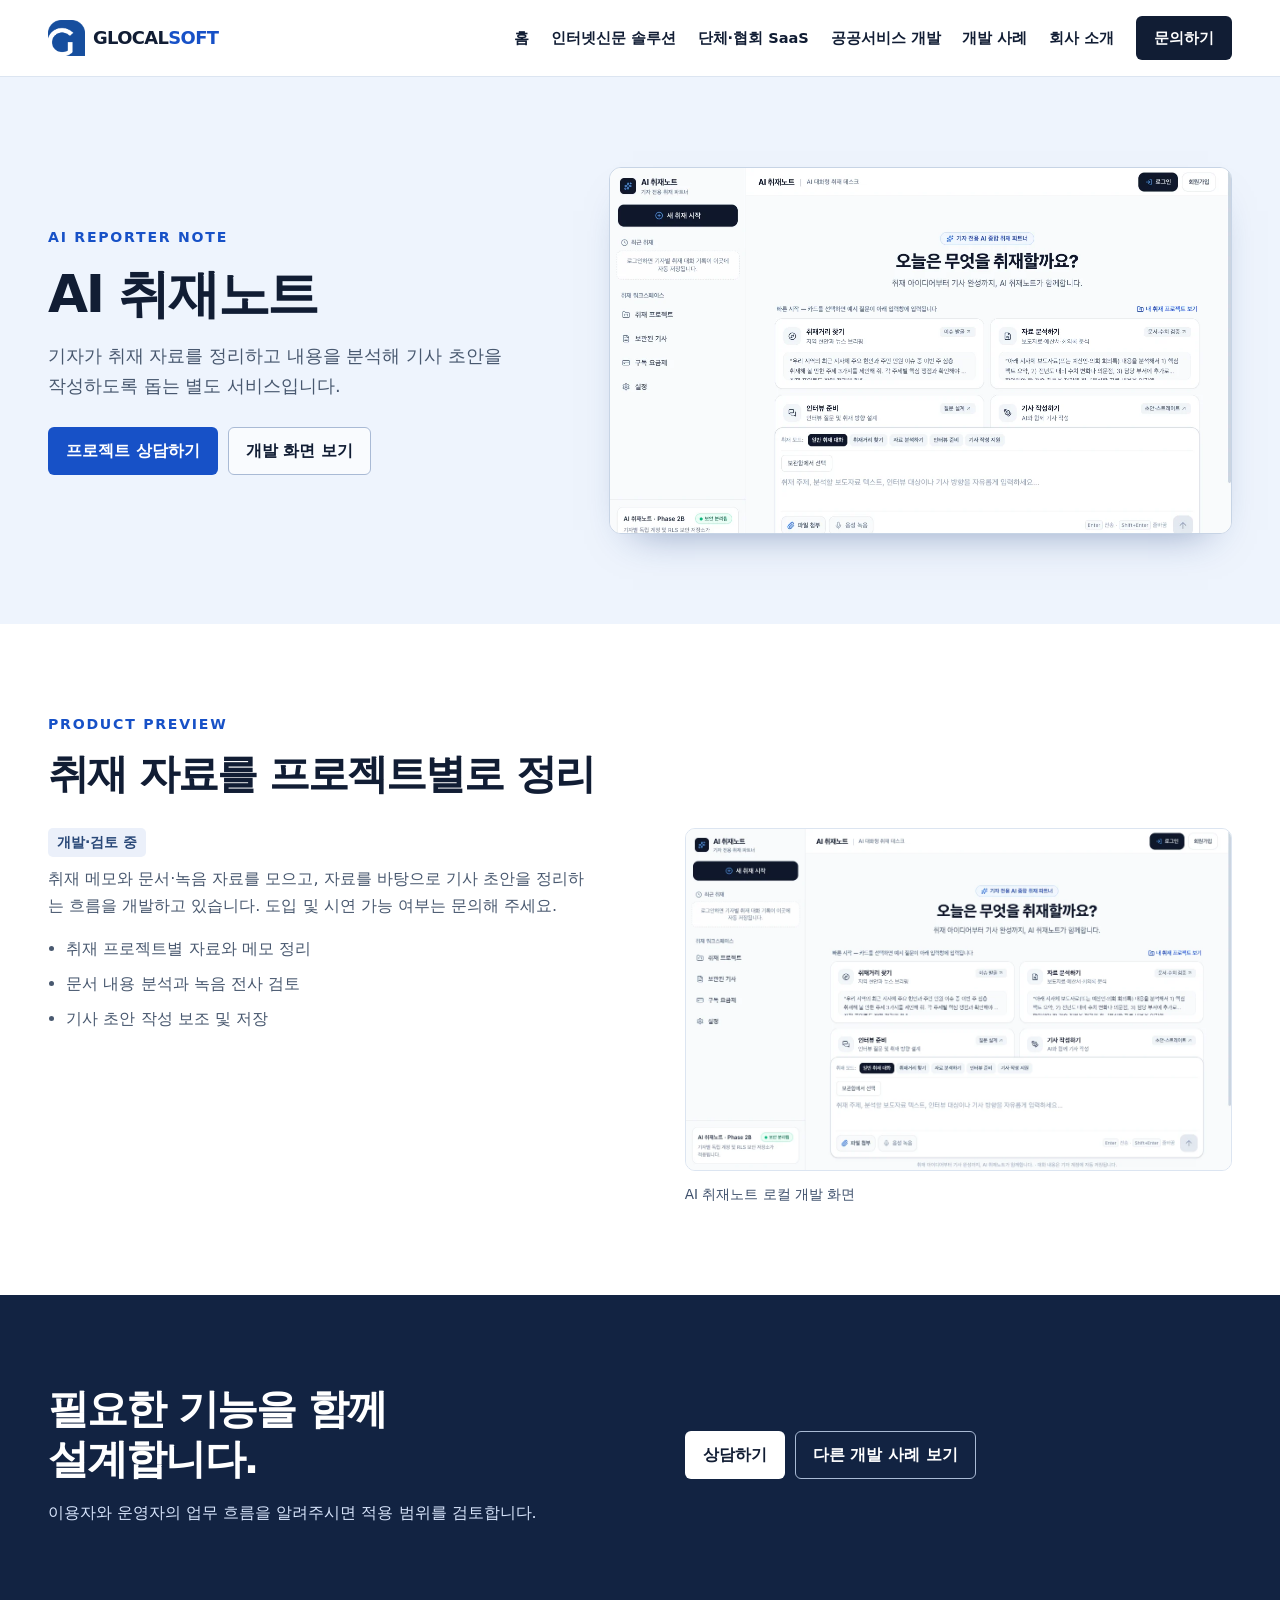
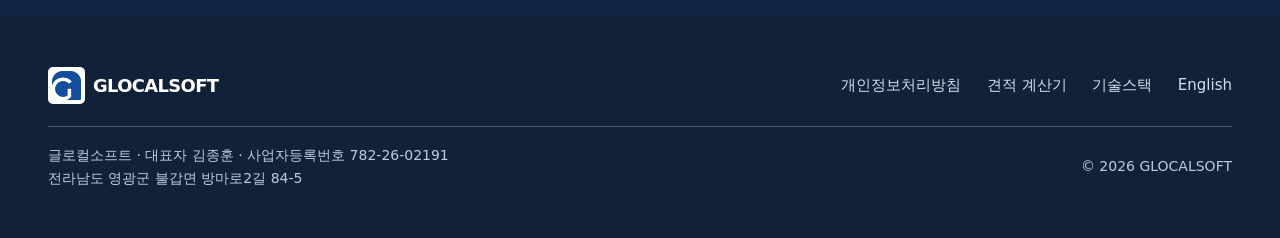
<file: reporter-note/index.html>
<!doctype html>
<html lang="ko">
  <head>
    <meta charset="utf-8">
    <meta name="viewport" content="width=device-width, initial-scale=1">
    <title>AI 취재노트 | 기자를 위한 AI 취재·기사작성 지원</title>
    <meta name="description" content="AI 취재노트는 기자의 취재 자료 분석, 인터뷰 질문 정리와 기사 초안 작성을 돕는 개발·검증 중인 서비스입니다.">
    <link rel="canonical" href="https://glocalsoft.kr/reporter-note/">
    <meta property="og:type" content="website">
    <meta property="og:locale" content="ko_KR">
    <meta property="og:title" content="AI 취재노트 | 기자를 위한 AI 취재·기사작성 지원">
    <meta property="og:description" content="AI 취재노트는 기자의 취재 자료 분석, 인터뷰 질문 정리와 기사 초안 작성을 돕는 개발·검증 중인 서비스입니다.">
    <meta property="og:url" content="https://glocalsoft.kr/reporter-note/">
    <meta property="og:image" content="https://glocalsoft.kr/assets/reporter-preview.webp">
    <meta property="og:image:alt" content="AI 취재노트 개발본의 취재 지원 화면">
    <meta property="og:site_name" content="글로컬소프트">
    <meta name="twitter:card" content="summary_large_image">
    <link rel="icon" href="/assets/logo.png">
    <link rel="stylesheet" href="/site.css">
    <script src="/site.js" defer></script>
</head>
  <body>
    <a class="skip" href="#main">본문 바로가기</a>
    <header class="site-header">
      <div class="wrap header-inner">
        <a class="brand" href="/" aria-label="글로컬소프트 홈">
        <img src="/assets/logo.png" alt=""><strong>GLOCAL<span>SOFT</span></strong></a>
        <button class="menu-button" type="button" aria-controls="site-nav" aria-expanded="false">메뉴 <span aria-hidden="true">☰</span></button>
        <nav id="site-nav" aria-label="주 메뉴">
          <a href="/">홈</a>
          <a href="/newspaper/">인터넷신문 솔루션</a>
          <a href="/organization/">단체·협회 SaaS</a>
          <a href="/public-service/">공공서비스 개발</a>
          <a href="/#work">개발 사례</a>
          <a href="/#about">회사 소개</a>
          <a class="nav-contact" href="/#contact">문의하기</a>
        </nav>
      </div>
    </header>
    <main id="main">
      <section class="section detail-intro">
        <div class="wrap category-inner">
          <div>
            <p class="eyebrow">AI REPORTER NOTE</p>
            <h1 class="category-title">AI 취재노트</h1>
            <p class="lead">기자가 취재 자료를 정리하고 내용을 분석해 기사 초안을 작성하도록 돕는 별도 서비스입니다.</p>
            <div class="actions">
              <a class="button primary" href="/?inquiry=ai-reporter-note#contact">프로젝트 상담하기</a>
              <a class="button secondary" href="#review">개발 화면 보기</a>
            </div>
          </div>
          <figure class="screen category-visual">
            <img src="/assets/reporter-preview.webp" alt="AI 취재노트 제품 소개 화면" fetchpriority="high">
          </figure>
        </div>
      </section>
      <section class="section wrap" id="review">
        <p class="eyebrow">PRODUCT PREVIEW</p>
        <h2>취재 자료를 프로젝트별로 정리</h2>
        <div class="split detail-example">
          <div>
            <p class="status">개발·검토 중</p>
            <p>취재 메모와 문서·녹음 자료를 모으고, 자료를 바탕으로 기사 초안을 정리하는 흐름을 개발하고 있습니다. 도입 및 시연 가능 여부는 문의해 주세요.</p>
            <ul class="feature-list">
              <li>취재 프로젝트별 자료와 메모 정리</li>
              <li>문서 내용 분석과 녹음 전사 검토</li>
              <li>기사 초안 작성 보조 및 저장</li>
            </ul>
          </div>
          <figure>
            <img class="detail-image" src="/assets/reporter-preview.webp" alt="AI 취재노트 로컬 개발 화면" loading="lazy">
            <figcaption>AI 취재노트 로컬 개발 화면</figcaption>
          </figure>
        </div>
      </section>
      <section class="section callout">
        <div class="wrap split">
          <div>
            <h2>필요한 기능을 함께 설계합니다.</h2>
            <p>이용자와 운영자의 업무 흐름을 알려주시면 적용 범위를 검토합니다.</p>
          </div>
          <div class="actions">
            <a class="button primary" href="/?inquiry=ai-reporter-note#contact">상담하기</a>
            <a class="button secondary" href="/#work">다른 개발 사례 보기</a>
          </div>
        </div>
      </section>
    </main>
    <footer class="site-footer">
      <div class="wrap footer-top">
        <a class="brand" href="/">
        <img src="/assets/logo.png" alt=""><strong>GLOCAL<span>SOFT</span></strong></a>
        <nav aria-label="하단 메뉴">
          <a href="/privacy/">개인정보처리방침</a>
          <a href="/classic.html#calculator">견적 계산기</a>
          <a href="/classic.html#tech">기술스택</a>
          <a href="/classic.html?lang=en">English</a>
        </nav>
      </div>
      <div class="wrap footer-info">
        <p>글로컬소프트 · 대표자 김종훈 · 사업자등록번호 782-26-02191<br>전라남도 영광군 불갑면 방마로2길 84-5</p>
        <p>© 2026 GLOCALSOFT</p>
      </div>
    </footer>
  </body>
</html>
</file>
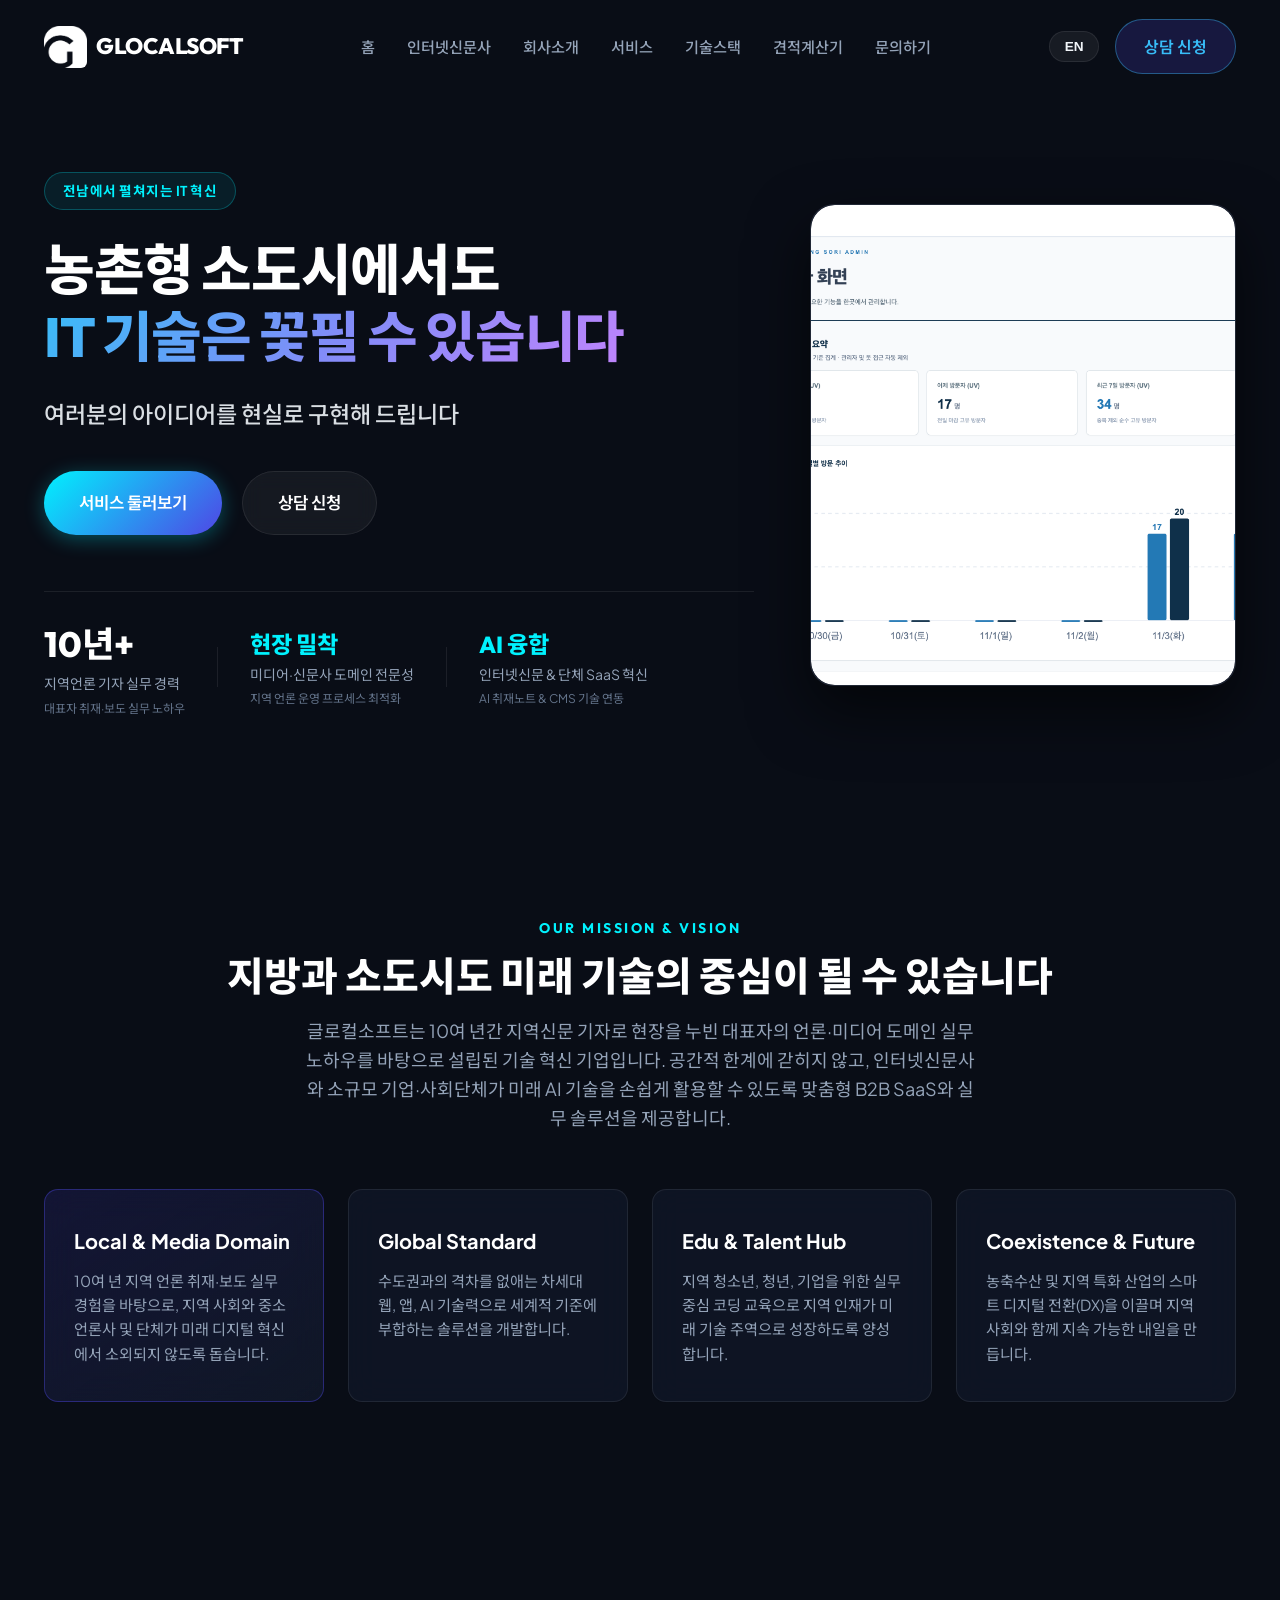
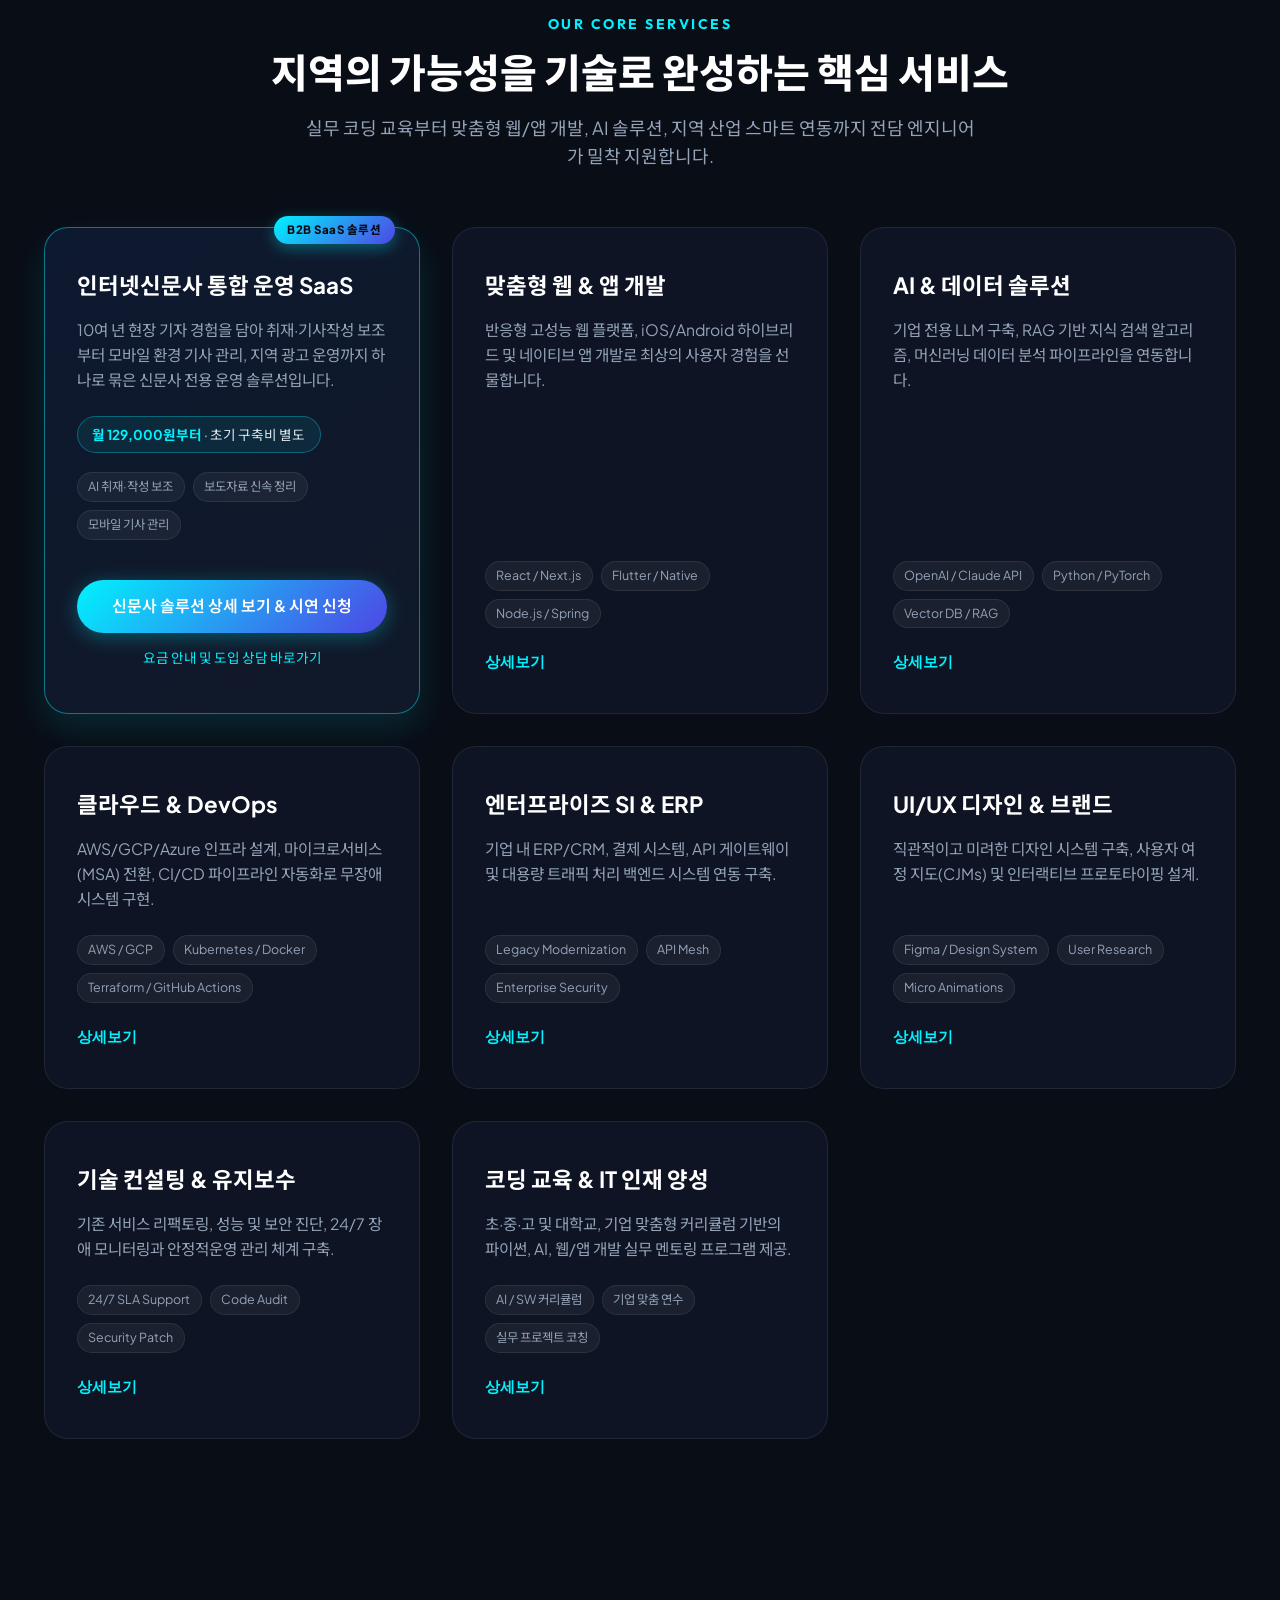
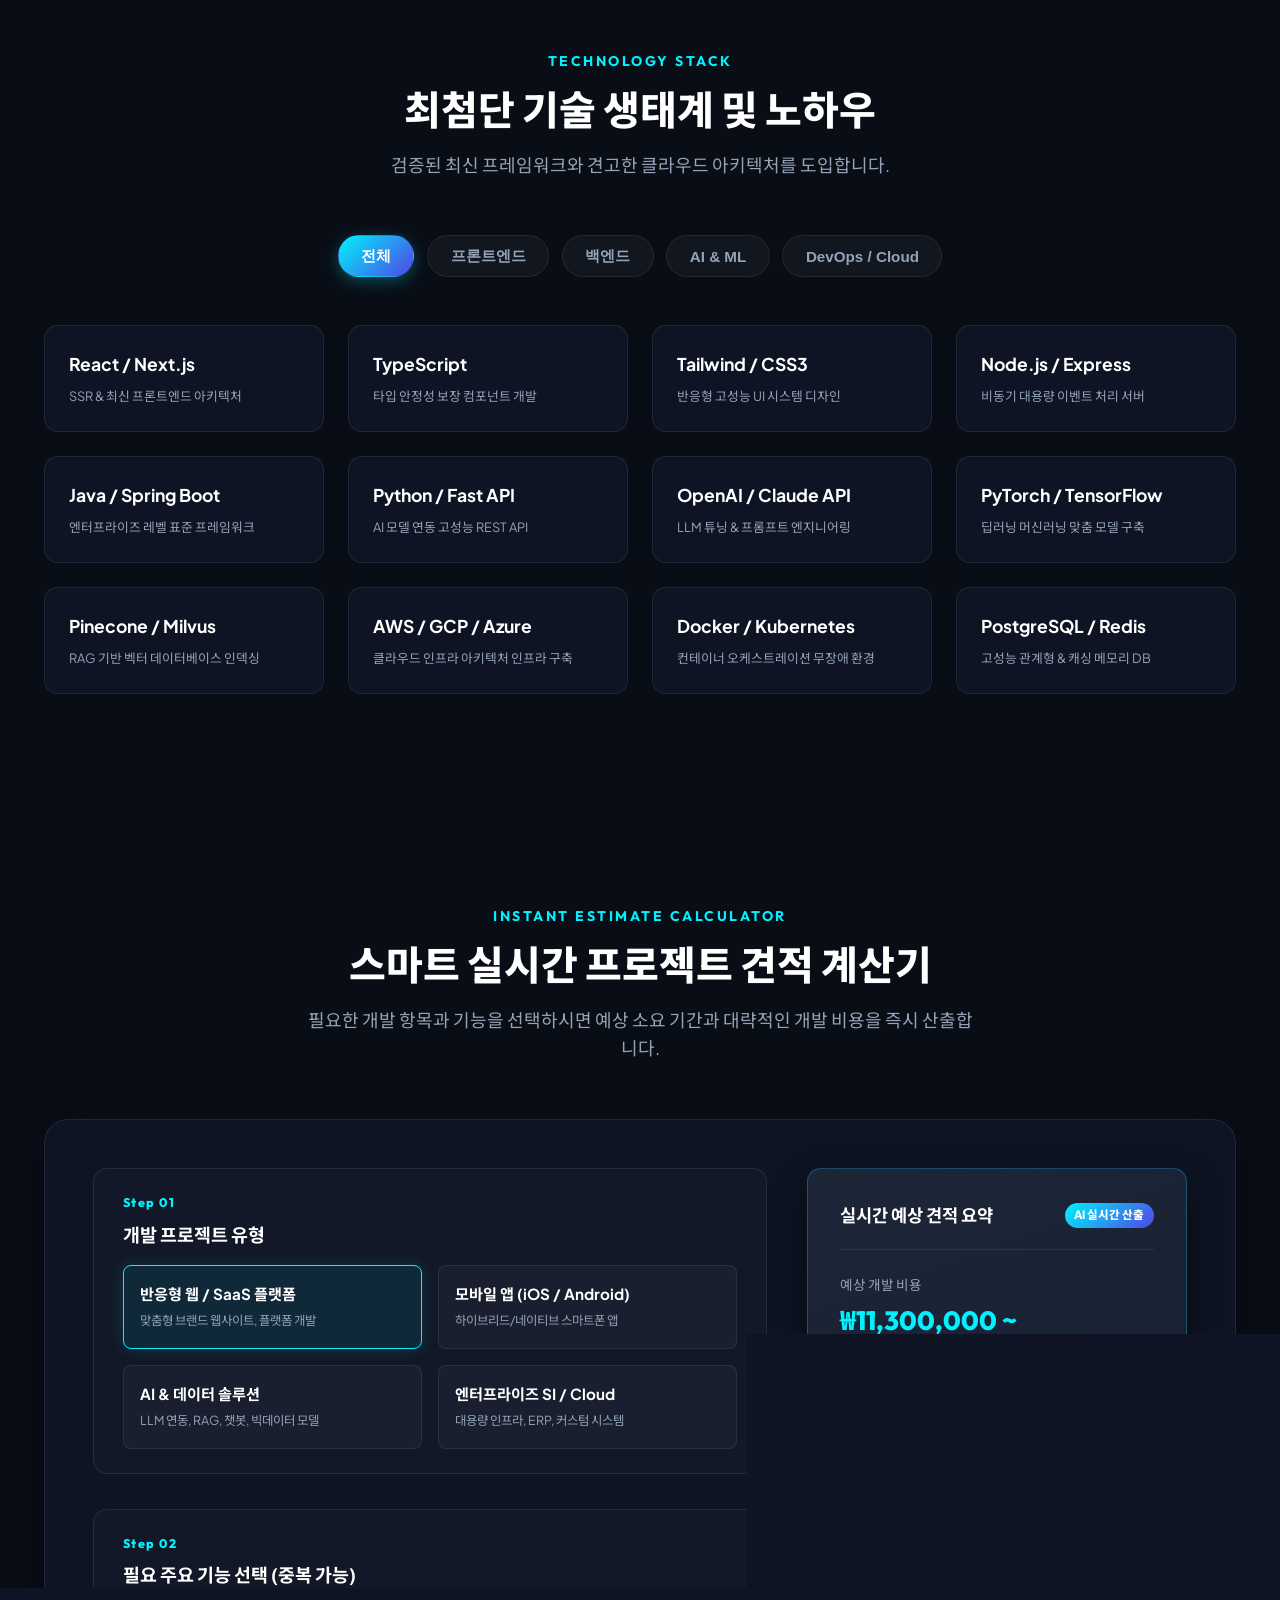
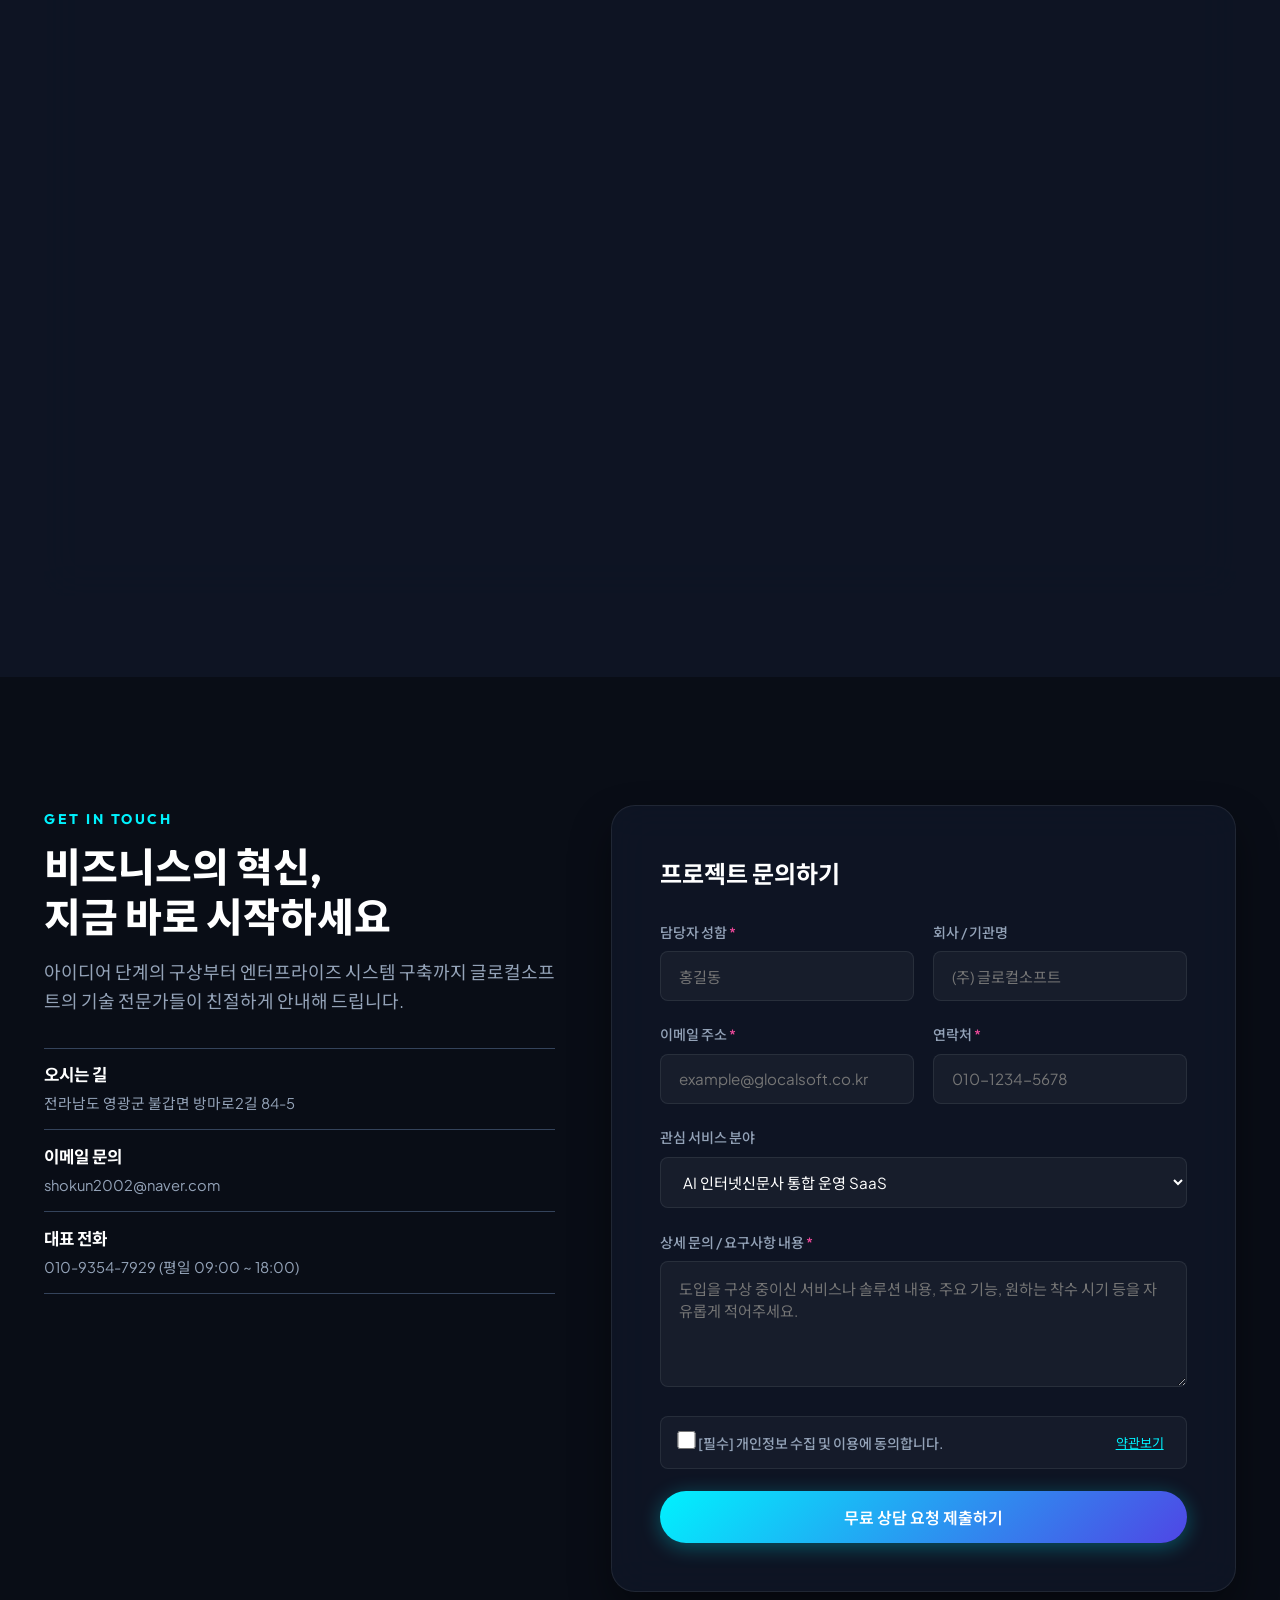
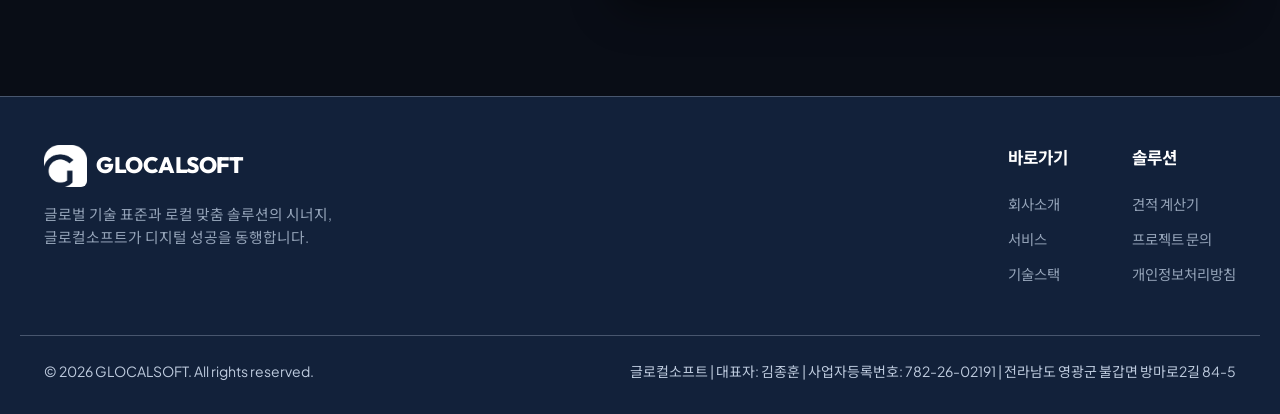
<file: classic.html>
<!DOCTYPE html>
<html lang="ko">

<head>
  <meta charset="UTF-8">
  <meta name="viewport" content="width=device-width, initial-scale=1.0">
  <title>글로컬소프트 (GLOCALSOFT) - Global & Local Software Innovation</title>
  <meta name="description" content="글로벌 기술 표준과 로컬 전문성을 결합한 맞춤형 AI, 웹/앱, 클라우드 엔터프라이즈 솔루션 개발 전문기업 글로컬소프트입니다.">
  <meta name="keywords" content="글로컬소프트, 소프트웨어 개발, AI 솔루션, 웹 개발, 앱 개발, 클라우드, SI, 외주 개발">
  <meta name="naver-site-verification" content="a7e96c719b32d8865bd96d2694d152a76fff2b6a">

  <!-- Open Graph / Meta -->
  <meta property="og:type" content="website">
  <meta property="og:title" content="글로컬소프트 (GLOCALSOFT)">
  <meta property="og:description" content="글로벌 기술 표준과 로컬 기술력의 결합, 글로컬소프트">
  <meta property="og:image" content="newspaper/assets/public-admin-dashboard.png">
  <meta property="og:url" content="https://glocalsoft.kr/">
  <meta name="robots" content="noindex,follow">
  <link rel="canonical" href="https://glocalsoft.kr/">

  <!-- Google Fonts -->
  <link rel="preconnect" href="https://fonts.googleapis.com">
  <link rel="preconnect" href="https://fonts.gstatic.com" crossorigin>
  <link
    href="https://fonts.googleapis.com/css2?family=Noto+Sans+KR:wght@300;400;500;700;900&family=Outfit:wght@400;600;700;800&family=Plus+Jakarta+Sans:wght@400;500;600;700;800&display=swap"
    rel="stylesheet">

  <!-- Stylesheets -->
  <link rel="stylesheet" href="styles.css">
</head>

<body class="dark-theme">

  <!-- Header / Navigation -->
  <header id="header" class="navbar">
    <div class="container nav-container">
      <a href="#hero" class="brand-logo" id="brandLogo">
        <img src="assets/logo.png" alt="GLOCALSOFT 로고" class="logo-img">
        <span class="logo-text">GLOCAL<span class="highlight">SOFT</span></span>
</a>

      <nav class="nav-menu" id="navMenu">
        <ul class="nav-list">
          <li><a href="/" class="nav-link" data-i18n="nav_home">홈</a></li>
          <li><a href="/newspaper/" class="nav-link" data-i18n="nav_newspaper">인터넷신문사</a></li>
          <li><a href="#about" class="nav-link" data-i18n="nav_about">회사소개</a></li>
          <li><a href="#services" class="nav-link" data-i18n="nav_services">서비스</a></li>
          <li><a href="#tech" class="nav-link" data-i18n="nav_tech">기술스택</a></li>
          <li><a href="#calculator" class="nav-link" data-i18n="nav_calculator">견적계산기</a></li>
          <li><a href="#contact" class="nav-link" data-i18n="nav_contact">문의하기</a></li>
        </ul>
      </nav>

      <div class="nav-actions">
        <button class="lang-toggle-btn" id="langToggleBtn" aria-label="Language Toggle">
          <span id="currentLangLabel">EN</span>
</button>
        <a href="#contact" class="btn btn-primary nav-cta" id="navCta" data-i18n="nav_cta">상담 신청</a>
        <button class="hamburger-btn" id="hamburgerBtn" aria-label="Toggle Menu">
          <span></span><span></span><span></span>
</button>
      </div>
    </div>
  </header>

  <!-- Hero Section -->
  <section id="hero" class="hero-section">
    <div class="container hero-grid">
      <div class="hero-content">
        <div class="hero-badge">
          <span data-i18n="hero_badge">전남에서 펼쳐지는 IT 혁신</span>
        </div>
        <h1 class="hero-title" data-i18n="hero_title">
          농촌형 소도시에서도<br>
          <span class="gradient-text">IT 기술은 꽃필 수 있습니다</span>
        </h1>
        <p class="hero-subtitle" data-i18n="hero_subtitle">
          여러분의 아이디어를 현실로 구현해 드립니다
        </p>

        <div class="hero-buttons">
          <a href="#services" class="btn btn-gradient btn-lg" id="heroServicesBtn" data-i18n="hero_btn_services">
            서비스 둘러보기
</a>
          <a href="#contact" class="btn btn-outline btn-lg" id="heroContactBtn" data-i18n="hero_btn_contact">
            상담 신청
</a>
        </div>

        <div class="hero-stats">
          <div class="stat-card">
            <h3 class="stat-number"><span class="counter" data-target="10">0</span>년+</h3>
            <p class="stat-label" data-i18n="stat_experience">지역언론 기자 실무 경력</p>
            <span class="stat-subtext" data-i18n="stat_experience_sub">대표자 취재·보도 실무 노하우</span>
          </div>
          <div class="stat-divider"></div>
          <div class="stat-card">
            <h3 class="stat-number stat-badge-text">현장 밀착</h3>
            <p class="stat-label" data-i18n="stat_domain">미디어·신문사 도메인 전문성</p>
            <span class="stat-subtext" data-i18n="stat_domain_sub">지역 언론 운영 프로세스 최적화</span>
          </div>
          <div class="stat-divider"></div>
          <div class="stat-card">
            <h3 class="stat-number stat-badge-text">AI 융합</h3>
            <p class="stat-label" data-i18n="stat_tech">인터넷신문 & 단체 SaaS 혁신</p>
            <span class="stat-subtext" data-i18n="stat_tech_sub">AI 취재노트 & CMS 기술 연동</span>
          </div>
        </div>
      </div>

      <div class="hero-visual">
        <div class="visual-frame glow-border">
          <img src="newspaper/assets/public-admin-dashboard.png" alt="영광소리 CMS 관리자 대시보드" class="hero-img">
        </div>
      </div>
    </div>
  </section>

  <!-- About Us Section -->
  <section id="about" class="section about-section">
    <div class="container">
      <div class="section-header text-center">
        <span class="section-subtitle" data-i18n="about_subtitle">OUR MISSION & VISION</span>
        <h2 class="section-title" data-i18n="about_title">지방과 소도시도 미래 기술의 중심이 될 수 있습니다</h2>
        <p class="section-desc" data-i18n="about_desc">
          글로컬소프트는 10여 년간 지역신문 기자로 현장을 누빈 대표자의 언론·미디어 도메인 실무 노하우를 바탕으로 설립된 기술 혁신 기업입니다. 공간적 한계에 갇히지 않고, 인터넷신문사와 소규모 기업·사회단체가 미래 AI 기술을 손쉽게 활용할 수 있도록 맞춤형 B2B SaaS와 실무 솔루션을 제공합니다.
        </p>
      </div>

      <div class="about-grid">
        <div class="about-card highlight-card">
          <h3 data-i18n="val1_title">Local & Media Domain</h3>
          <p data-i18n="val1_desc">10여 년 지역 언론 취재·보도 실무 경험을 바탕으로, 지역 사회와 중소 언론사 및 단체가 미래 디지털 혁신에서 소외되지 않도록 돕습니다.</p>
        </div>

        <div class="about-card">
          <h3 data-i18n="val2_title">Global Standard</h3>
          <p data-i18n="val2_desc">수도권과의 격차를 없애는 차세대 웹, 앱, AI 기술력으로 세계적 기준에 부합하는 솔루션을 개발합니다.</p>
        </div>

        <div class="about-card">
          <h3 data-i18n="val3_title">Edu & Talent Hub</h3>
          <p data-i18n="val3_desc">지역 청소년, 청년, 기업을 위한 실무 중심 코딩 교육으로 지역 인재가 미래 기술 주역으로 성장하도록 양성합니다.</p>
        </div>

        <div class="about-card">
          <h3 data-i18n="val4_title">Coexistence & Future</h3>
          <p data-i18n="val4_desc">농축수산 및 지역 특화 산업의 스마트 디지털 전환(DX)을 이끌며 지역 사회와 함께 지속 가능한 내일을 만듭니다.</p>
        </div>
      </div>
    </div>
  </section>

  <!-- Services Section -->
  <section id="services" class="section services-section">
    <div class="container">
      <div class="section-header text-center">
        <span class="section-subtitle" data-i18n="services_subtitle">OUR CORE SERVICES</span>
        <h2 class="section-title" data-i18n="services_title">지역의 가능성을 기술로 완성하는 핵심 서비스</h2>
        <p class="section-desc" data-i18n="services_desc">실무 코딩 교육부터 맞춤형 웹/앱 개발, AI 솔루션, 지역 산업 스마트 연동까지 전담 엔지니어가 밀착
          지원합니다.</p>
      </div>

      <div class="services-grid">
        <!-- Flagship Newspaper SaaS Card -->
        <div class="service-item-card flagship-card" data-service="newspaper-saas">
          <div class="flagship-badge">B2B SaaS 솔루션</div>
          <h3>인터넷신문사 통합 운영 SaaS</h3>
          <p>10여 년 현장 기자 경험을 담아 취재·기사작성 보조부터 모바일 환경 기사 관리, 지역 광고 운영까지 하나로 묶은 신문사 전용 운영 솔루션입니다.</p>
          <a href="/newspaper/#pricing" class="flagship-pricing-tag" title="요금제 상세 확인하기">

            <span><strong>월 129,000원부터</strong> · 초기 구축비 별도</span>
</a>
          <ul class="service-tags">
            <li>AI 취재·작성 보조</li>
            <li>보도자료 신속 정리</li>
            <li>모바일 기사 관리</li>
          </ul>
          <div class="flagship-actions">
            <a href="/newspaper/" class="btn btn-gradient btn-block flagship-link">
              신문사 솔루션 상세 보기 & 시연 신청
</a>
            <a href="/newspaper/#pricing" class="flagship-price-link">
              요금 안내 및 도입 상담 바로가기
</a>
          </div>
        </div>

        <div class="service-item-card" data-service="web-app">
          <h3 data-i18n="srv1_title">맞춤형 웹 & 앱 개발</h3>
          <p data-i18n="srv1_desc">반응형 고성능 웹 플랫폼, iOS/Android 하이브리드 및 네이티브 앱 개발로 최상의 사용자 경험을 선물합니다.</p>
          <ul class="service-tags">
            <li>React / Next.js</li>
            <li>Flutter / Native</li>
            <li>Node.js / Spring</li>
          </ul>
          <button class="btn-text service-modal-btn" data-modal="web-app" data-i18n="btn_learn_more">상세보기</button>
        </div>

        <div class="service-item-card" data-service="ai-data">
          <h3 data-i18n="srv2_title">AI & 데이터 솔루션</h3>
          <p data-i18n="srv2_desc">기업 전용 LLM 구축, RAG 기반 지식 검색 알고리즘, 머신러닝 데이터 분석 파이프라인을 연동합니다.</p>
          <ul class="service-tags">
            <li>OpenAI / Claude API</li>
            <li>Python / PyTorch</li>
            <li>Vector DB / RAG</li>
          </ul>
          <button class="btn-text service-modal-btn" data-modal="ai-data" data-i18n="btn_learn_more">상세보기</button>
        </div>

        <div class="service-item-card" data-service="cloud-devops">
          <h3 data-i18n="srv3_title">클라우드 & DevOps</h3>
          <p data-i18n="srv3_desc">AWS/GCP/Azure 인프라 설계, 마이크로서비스(MSA) 전환, CI/CD 파이프라인 자동화로 무장애 시스템 구현.</p>
          <ul class="service-tags">
            <li>AWS / GCP</li>
            <li>Kubernetes / Docker</li>
            <li>Terraform / GitHub Actions</li>
          </ul>
          <button class="btn-text service-modal-btn" data-modal="cloud-devops" data-i18n="btn_learn_more">상세보기</button>
        </div>

        <div class="service-item-card" data-service="si-enterprise">
          <h3 data-i18n="srv4_title">엔터프라이즈 SI & ERP</h3>
          <p data-i18n="srv4_desc">기업 내 ERP/CRM, 결제 시스템, API 게이트웨이 및 대용량 트래픽 처리 백엔드 시스템 연동 구축.</p>
          <ul class="service-tags">
            <li>Legacy Modernization</li>
            <li>API Mesh</li>
            <li>Enterprise Security</li>
          </ul>
          <button class="btn-text service-modal-btn" data-modal="si-enterprise" data-i18n="btn_learn_more">상세보기</button>
        </div>

        <div class="service-item-card" data-service="ui-ux">
          <h3 data-i18n="srv5_title">UI/UX 디자인 & 브랜드</h3>
          <p data-i18n="srv5_desc">직관적이고 미려한 디자인 시스템 구축, 사용자 여정 지도(CJMs) 및 인터랙티브 프로토타이핑 설계.</p>
          <ul class="service-tags">
            <li>Figma / Design System</li>
            <li>User Research</li>
            <li>Micro Animations</li>
          </ul>
          <button class="btn-text service-modal-btn" data-modal="ui-ux" data-i18n="btn_learn_more">상세보기</button>
        </div>

        <div class="service-item-card" data-service="consulting">
          <h3 data-i18n="srv6_title">기술 컨설팅 & 유지보수</h3>
          <p data-i18n="srv6_desc">기존 서비스 리팩토링, 성능 및 보안 진단, 24/7 장애 모니터링과 안정적운영 관리 체계 구축.</p>
          <ul class="service-tags">
            <li>24/7 SLA Support</li>
            <li>Code Audit</li>
            <li>Security Patch</li>
          </ul>
          <button class="btn-text service-modal-btn" data-modal="consulting" data-i18n="btn_learn_more">상세보기</button>
        </div>

        <div class="service-item-card" data-service="coding-edu">
          <h3 data-i18n="srv7_title">코딩 교육 & IT 인재 양성</h3>
          <p data-i18n="srv7_desc">초·중·고 및 대학교, 기업 맞춤형 커리큘럼 기반의 파이썬, AI, 웹/앱 개발 실무 멘토링 프로그램 제공.</p>
          <ul class="service-tags">
            <li>AI / SW 커리큘럼</li>
            <li>기업 맞춤 연수</li>
            <li>실무 프로젝트 코칭</li>
          </ul>
          <button class="btn-text service-modal-btn" data-modal="coding-edu" data-i18n="btn_learn_more">상세보기</button>
        </div>
      </div>
    </div>
  </section>

  <!-- Tech Stack Section -->
  <section id="tech" class="section tech-section">
    <div class="container">
      <div class="section-header text-center">
        <span class="section-subtitle" data-i18n="tech_subtitle">TECHNOLOGY STACK</span>
        <h2 class="section-title" data-i18n="tech_title">최첨단 기술 생태계 및 노하우</h2>
        <p class="section-desc" data-i18n="tech_desc">검증된 최신 프레임워크와 견고한 클라우드 아키텍처를 도입합니다.</p>
      </div>

      <div class="tech-tabs">
        <button class="tech-tab-btn active" data-tech="all" data-i18n="tech_tab_all">전체</button>
        <button class="tech-tab-btn" data-tech="frontend" data-i18n="tech_tab_fe">프론트엔드</button>
        <button class="tech-tab-btn" data-tech="backend" data-i18n="tech_tab_be">백엔드</button>
        <button class="tech-tab-btn" data-tech="ai" data-i18n="tech_tab_ai">AI & ML</button>
        <button class="tech-tab-btn" data-tech="cloud" data-i18n="tech_tab_cloud">DevOps / Cloud</button>
      </div>

      <div class="tech-grid" id="techGrid">
        <!-- JS Dyn Rendered Tech Items -->
      </div>
    </div>
  </section>



  <!-- Interactive Estimate Calculator -->
  <section id="calculator" class="section calc-section">
    <div class="container">
      <div class="section-header text-center">
        <span class="section-subtitle" data-i18n="calc_subtitle">INSTANT ESTIMATE CALCULATOR</span>
        <h2 class="section-title" data-i18n="calc_title">스마트 실시간 프로젝트 견적 계산기</h2>
        <p class="section-desc" data-i18n="calc_desc">필요한 개발 항목과 기능을 선택하시면 예상 소요 기간과 대략적인 개발 비용을 즉시 산출합니다.</p>
      </div>

      <div class="calc-wrapper glow-border">
        <div class="calc-steps-grid">
          <!-- Step 1 -->
          <div class="calc-step-box">
            <div class="step-num">Step 01</div>
            <h4 data-i18n="calc_step1_title">개발 프로젝트 유형</h4>
            <div class="calc-options-list" id="projectTypeOptions">
              <label class="calc-option active">
                <input type="radio" name="projectType" value="web" checked>
                <div class="option-content">
                  <div>
                    <strong>반응형 웹 / SaaS 플랫폼</strong>
                    <span>맞춤형 브랜드 웹사이트, 플랫폼 개발</span>
                  </div>
                </div>
              </label>

              <label class="calc-option">
                <input type="radio" name="projectType" value="app">
                <div class="option-content">
                  <div>
                    <strong>모바일 앱 (iOS / Android)</strong>
                    <span>하이브리드/네이티브 스마트폰 앱</span>
                  </div>
                </div>
              </label>

              <label class="calc-option">
                <input type="radio" name="projectType" value="ai">
                <div class="option-content">
                  <div>
                    <strong>AI & 데이터 솔루션</strong>
                    <span>LLM 연동, RAG, 챗봇, 빅데이터 모델</span>
                  </div>
                </div>
              </label>

              <label class="calc-option">
                <input type="radio" name="projectType" value="enterprise">
                <div class="option-content">
                  <div>
                    <strong>엔터프라이즈 SI / Cloud</strong>
                    <span>대용량 인프라, ERP, 커스텀 시스템</span>
                  </div>
                </div>
              </label>
            </div>
          </div>

          <!-- Step 2 -->
          <div class="calc-step-box">
            <div class="step-num">Step 02</div>
            <h4 data-i18n="calc_step2_title">필요 주요 기능 선택 (중복 가능)</h4>
            <div class="calc-checkbox-grid" id="featureOptions">
              <label class="checkbox-option active">
                <input type="checkbox" value="auth" checked>
                <span>회원가입 및 OAuth 소셜 로그인</span>
              </label>
              <label class="checkbox-option">
                <input type="checkbox" value="payment">
                <span>결제 PG 연동 및 구독 결제</span>
              </label>
              <label class="checkbox-option">
                <input type="checkbox" value="admin" checked>
                <span>관리자 종합 대시보드</span>
              </label>
              <label class="checkbox-option">
                <input type="checkbox" value="ai">
                <span>AI / Chatbot / RAG 엔진 연동</span>
              </label>
              <label class="checkbox-option">
                <input type="checkbox" value="i18n">
                <span>다국어 및 글로벌 시공간 대응</span>
              </label>
              <label class="checkbox-option">
                <input type="checkbox" value="push">
                <span>실시간 알림 & Push Notification</span>
              </label>
            </div>
          </div>

          <!-- Step 3 -->
          <div class="calc-step-box">
            <div class="step-num">Step 03</div>
            <h4 data-i18n="calc_step3_title">목표 개발 기간 / 완성도</h4>
            <div class="calc-options-list" id="timelineOptions">
              <label class="calc-option">
                <input type="radio" name="timeline" value="fast">
                <div class="option-content">
                  <div>
                    <strong>급속 런칭 (MVP 4~6주)</strong>
                    <span>빠른 시장 검증용 핵심 기능 집중</span>
                  </div>
                </div>
              </label>
              <label class="calc-option active">
                <input type="radio" name="timeline" value="standard" checked>
                <div class="option-content">
                  <div>
                    <strong>표준 정교 개발 (2~3개월)</strong>
                    <span>높은 완성도와 검증된 아키텍처</span>
                  </div>
                </div>
              </label>
              <label class="calc-option">
                <input type="radio" name="timeline" value="deep">
                <div class="option-content">
                  <div>
                    <strong>대규모 프레임워크 (4개월 이상)</strong>
                    <span>엔터프라이즈 고도화 및 커스텀</span>
                  </div>
                </div>
              </label>
            </div>
          </div>
        </div>

        <!-- Result Card -->
        <div class="calc-result-card">
          <div class="result-header">
            <h4>실시간 예상 견적 요약</h4>
            <span class="calc-badge">AI 실시간 산출</span>
          </div>

          <div class="result-main">
            <div class="result-price-box">
              <span class="price-label">예상 개발 비용</span>
              <div class="price-value" id="calcTotalPrice">₩15,000,000 ~ ₩22,000,000</div>
            </div>

            <div class="result-time-box">
              <span class="time-label">예상 소요 기간</span>
              <div class="time-value" id="calcTotalDuration">약 8주 ~ 10주</div>
            </div>
          </div>

          <p class="result-note">※ 위 견적은 선택 항목 기준의 대략적인 추정치이며, 상세 요구사항 명세서 작성 후 정밀 견적이 확정됩니다.</p>

          <button class="btn btn-gradient btn-block" id="applyCalcBtn">
            이 견적으로 전문 상담 신청하기
</button>
        </div>
      </div>
    </div>
  </section>



  <!-- Contact Section -->
  <section id="contact" class="section contact-section">
    <div class="container">
      <div class="contact-grid">
        <div class="contact-info-side">
          <span class="section-subtitle" data-i18n="contact_subtitle">GET IN TOUCH</span>
          <h2 class="section-title" data-i18n="contact_title">비즈니스의 혁신,<br>지금 바로 시작하세요</h2>
          <p class="section-desc" data-i18n="contact_desc">
            아이디어 단계의 구상부터 엔터프라이즈 시스템 구축까지 글로컬소프트의 기술 전문가들이 친절하게 안내해 드립니다.
          </p>

          <div class="info-items">
            <div class="info-item">
              <div>
                <strong>오시는 길</strong>
                <p>전라남도 영광군 불갑면 방마로2길 84-5</p>
              </div>
            </div>

            <div class="info-item">
              <div>
                <strong>이메일 문의</strong>
                <p>shokun2002@naver.com</p>
              </div>
            </div>

            <div class="info-item">
              <div>
                <strong>대표 전화</strong>
                <p>010-9354-7929 (평일 09:00 ~ 18:00)</p>
              </div>
            </div>
          </div>

        </div>

        <div class="contact-form-side glow-border">
          <h3>프로젝트 문의하기</h3>
          <form id="contactForm" action="https://formspree.io/f/xwllaken" method="POST">
            <div class="form-row">
              <div class="form-group">
                <label for="clientName">담당자 성함 <span class="required">*</span></label>
                <input type="text" id="clientName" name="name" required placeholder="홍길동">
              </div>
              <div class="form-group">
                <label for="companyName">회사 / 기관명</label>
                <input type="text" id="companyName" name="company" placeholder="(주) 글로컬소프트">
              </div>
            </div>

            <div class="form-row">
              <div class="form-group">
                <label for="clientEmail">이메일 주소 <span class="required">*</span></label>
                <input type="email" id="clientEmail" name="email" required placeholder="example@glocalsoft.co.kr">
              </div>
              <div class="form-group">
                <label for="clientPhone">연락처 <span class="required">*</span></label>
                <input type="tel" id="clientPhone" name="phone" required placeholder="010-1234-5678">
              </div>
            </div>

            <div class="form-group">
              <label for="inquiryType">관심 서비스 분야</label>
              <select id="inquiryType" name="inquiryType">
                <option value="saas-newspaper">AI 인터넷신문사 통합 운영 SaaS</option>
                <option value="ai-reporter-note">AI 취재노트 솔루션</option>
                <option value="saas-org">기업·사회단체 운영 관리 SaaS</option>
                <option value="web-app">맞춤형 웹 & 앱 개발</option>
                <option value="ai">AI & 데이터 솔루션</option>
                <option value="cloud">클라우드 & DevOps</option>
                <option value="enterprise">엔터프라이즈 SI / ERP</option>
                <option value="consulting">기술 컨설팅 및 유지보수</option>
                <option value="coding-edu">코딩 교육 및 IT 연수</option>
              </select>
            </div>

            <div class="form-group">
              <label for="projectScope">상세 문의 / 요구사항 내용 <span class="required">*</span></label>
              <textarea id="projectScope" name="message" rows="5" required minlength="5"
                placeholder="도입을 구상 중이신 서비스나 솔루션 내용, 주요 기능, 원하는 착수 시기 등을 자유롭게 적어주세요."></textarea>
            </div>

            <div class="form-group privacy-group">
              <label class="privacy-agreement-label" for="privacyAgree">
                <input type="checkbox" id="privacyAgree" name="privacyAgreed" required>
                <span>[필수] 개인정보 수집 및 이용에 동의합니다.</span>
              </label>
              <button type="button" class="btn-text-privacy" id="viewPrivacyInline">약관보기</button>
            </div>

            <button type="submit" class="btn btn-gradient btn-block" id="submitFormBtn">
              무료 상담 요청 제출하기
</button>
          </form>
        </div>
      </div>
    </div>
  </section>

  <!-- Footer -->
  <footer class="footer">
    <div class="container footer-content">
      <div class="footer-brand">
        <a href="#hero" class="brand-logo">
          <img src="assets/logo.png" alt="GLOCALSOFT 로고" class="logo-img">
          <span class="logo-text">GLOCAL<span class="highlight">SOFT</span></span>
</a>
        <p>글로벌 기술 표준과 로컬 맞춤 솔루션의 시너지,<br>글로컬소프트가 디지털 성공을 동행합니다.</p>
      </div>

      <div class="footer-links">
        <div>
          <h4>바로가기</h4>
          <ul>
            <li><a href="#about">회사소개</a></li>
            <li><a href="#services">서비스</a></li>
            <li><a href="#tech">기술스택</a></li>
          </ul>
        </div>
        <div>
          <h4>솔루션</h4>
          <ul>
            <li><a href="#calculator">견적 계산기</a></li>
            <li><a href="#contact">프로젝트 문의</a></li>
            <li><a href="/privacy/">개인정보처리방침</a></li>
          </ul>
        </div>
      </div>
    </div>

    <div class="container footer-bottom">
      <p>© 2026 GLOCALSOFT. All rights reserved.</p>
      <p class="company-legal">글로컬소프트 | 대표자: 김종훈 | 사업자등록번호: 782-26-02191 | 전라남도 영광군 불갑면 방마로2길 84-5</p>
    </div>
  </footer>

  <!-- Detail Modal Dialog -->
  <div class="modal-backdrop" id="modalBackdrop">
    <div class="modal-window">
      <button class="modal-close-btn" id="modalCloseBtn" aria-label="닫기">&times;</button>
      <div class="modal-content-body" id="modalContentBody">
        <!-- Dyn Content -->
      </div>
    </div>
  </div>

  <!-- Toast Container -->
  <div class="toast-container" id="toastContainer"></div>

  <!-- JavaScript -->
  <script src="main.js"></script>
</body>

</html>
</file>
<file: site.css>
:root {
  color-scheme: light;
  --ink: #111d34;
  --muted: #48586f;
  --blue: #1751c7;
  --line: #dce5f1;
  --paper: #f3f7fc;
  --header-height: 77px;
  --site-font: "Pretendard", "Apple SD Gothic Neo", "Malgun Gothic", "Noto Sans KR", system-ui, sans-serif;
  font-family: var(--site-font);
  color: var(--ink);
}
* { box-sizing: border-box; }
body { margin: 0; background: #fff; line-height: 1.65; }
[hidden] { display: none !important; }
img { max-width: 100%; display: block; }
figure, h1, h2, h3, p { margin: 0; }
h1, h2, h3 { line-height: 1.22; letter-spacing: -.045em; word-break: keep-all; overflow-wrap: anywhere; }
h1 { font-size: clamp(2.15rem, 4.05vw, 4.5rem); }
h2 { font-size: clamp(1.8rem, 3.2vw, 3.4rem); }
h3 { font-size: clamp(1.2rem, 2vw, 1.6rem); }
p { overflow-wrap: anywhere; }
a { color: var(--blue); text-underline-offset: .2em; }
button, input, select, textarea { font: inherit; }
button { cursor: pointer; }
:focus-visible { outline: 3px solid #a84000; outline-offset: 4px; }
[id] { scroll-margin-top: 94px; }
.wrap { width: min(1320px, calc(100% - 96px)); margin-inline: auto; }
.sr-only, .skip:not(:focus) { position: absolute; width: 1px; height: 1px; padding: 0; clip-path: inset(50%); overflow: hidden; white-space: nowrap; }
.skip:focus { position: fixed; z-index: 20; top: 8px; left: 8px; padding: 12px; background: #fff; }
.site-header { position: sticky; top: 0; z-index: 5; border-bottom: 1px solid var(--line); background: #fff; }
.header-inner, .footer-top, .footer-info { display: flex; justify-content: space-between; align-items: center; gap: 24px; }
.header-inner { min-height: calc(var(--header-height) - 1px); }
.brand { display: inline-flex; align-items: center; gap: 8px; color: var(--ink); font-size: 1.12rem; letter-spacing: -.035em; text-decoration: none; white-space: nowrap; }
.brand img { width: 37px; height: 37px; object-fit: contain; }
.brand span { color: var(--blue); }
#site-nav { display: flex; gap: clamp(10px, 1.7vw, 27px); align-items: center; }
#site-nav a { display: flex; min-height: 44px; align-items: center; text-decoration: none; color: var(--ink); font-size: .91rem; font-weight: 700; white-space: nowrap; }
#site-nav a:hover, #site-nav a[aria-current] { color: var(--blue); }
#site-nav .nav-contact { color: #fff; background: var(--ink); border-radius: 6px; padding-inline: 18px; }
.menu-button { display: none; min-height: 44px; border: 1px solid var(--line); border-radius: 6px; background: #fff; color: var(--ink); padding-inline: 12px; font-weight: 700; }

.showcase { background: #eaf1fd; position: relative; }
.slide { --accent: #1751c7; --wash: #eaf1fd; background: linear-gradient(120deg, #f8fbff, var(--wash) 75%); }
.slide-org { --accent: #125e50; --wash: #ddf2e9; }
.slide-public { --accent: #264ead; --wash: #e5eafa; }
.showcase[data-active="1"] { background: #ddf2e9; }
.showcase[data-active="2"] { background: #e5eafa; }
.slide-grid {
  display: grid;
  grid-template-columns: minmax(0,.9fr) minmax(0,1.1fr);
  align-items: center;
  gap: clamp(22px, 3vw, 54px);
  min-height: calc(100svh - var(--header-height));
  min-height: calc(100dvh - var(--header-height));
  padding-block: clamp(36px, 5vh, 66px) 88px;
}
.slide-grid, .slider-controls { width: min(1560px, calc(100% - clamp(36px, 6vw, 112px))); }
.slide h1, .slide h2 { font-size: clamp(2.15rem, 4.55vw, 5.05rem); }
.slide-news h1 em { display: block; }
.slide-news .slide-grid { gap: clamp(22px, 2.6vw, 44px); }
.slide em { color: var(--accent); font-style: normal; }
.slide .eyebrow { color: var(--accent); }
.eyebrow { color: var(--blue); font-size: .88rem; font-weight: 800; letter-spacing: .125em; margin-bottom: 14px; }
.lead { color: var(--muted); font-size: clamp(1rem, 1.4vw, 1.2rem); max-width: 38rem; margin-block: 20px 26px; word-break: keep-all; }
.actions { display: flex; gap: 10px; flex-wrap: wrap; align-items: center; }
.button { display: inline-flex; align-items: center; justify-content: center; min-height: 48px; padding: 10px 17px; border: 1px solid transparent; border-radius: 6px; text-decoration: none; font-weight: 750; text-align: center; line-height: 1.35; }
.primary { background: var(--accent, var(--blue)); color: #fff; }
.secondary { border-color: #a9bad5; color: var(--ink); background: #ffffffa8; }
.button:hover, #site-nav .nav-contact:hover { filter: brightness(.93); }
.hero-visual { position: relative; min-width: 0; }
.screen { overflow: hidden; border: 1px solid #c7d4e5; background: white; border-radius: 12px; box-shadow: 0 24px 52px -26px #1c3d7a83; }
.screen-bar { padding: 9px 15px; border-bottom: 1px solid var(--line); background: #f4f7fc; font-size: .82rem; color: #3d4e68; font-weight: 700; }
.screen > img { width: 100%; aspect-ratio: 1.7; object-fit: cover; object-position: top; }
.hero-visual .screen > img { object-position: left top; }
.cms-screen {
  display: block;
  border-color: #b6c8df;
  text-decoration: none;
}
.cms-screen:hover { border-color: var(--blue); }
.screen.cms-screen > img {
  width: 100%;
  height: auto;
  aspect-ratio: 1160 / 752;
  object-fit: contain;
}
.news-visual figcaption {
  display: flex;
  flex-wrap: wrap;
  justify-content: space-between;
  gap: 4px 15px;
}
.news-visual figcaption a { font-weight: 750; }
.phone { position: absolute; right: 0; bottom: 29px; width: 23%; aspect-ratio: .51; overflow: hidden; border: 4px solid #192542; border-radius: 15px; background: #fff; box-shadow: 0 12px 23px #142b5c53; }
.phone img { width: 100%; }
figcaption { font-size: .85rem; color: #3e506c; margin-top: 12px; }
.showcase.is-enhanced { touch-action: pan-y pinch-zoom; }
.showcase.is-enhanced .slide.is-entering .slide-grid { animation: slide-in .42s ease both; }
@keyframes slide-in { from { opacity: .35; transform: translateY(6px); } to { opacity: 1; transform: none; } }
.slider-controls { display: flex; align-items: center; gap: 17px; position: absolute; left: 50%; bottom: 18px; transform: translateX(-50%); }
.slide-numbers, .slider-actions { display: flex; }
.slide-numbers { gap: 5px; }
.slider-controls button { border: 0; border-radius: 5px; background: transparent; color: #445471; min-width: 44px; min-height: 44px; padding: 0; font-weight: 800; }
.slider-controls button:hover { background: #ffffffb0; }
.slide-numbers button { padding-inline: 8px; white-space: nowrap; font-size: .875rem; }
.slide-numbers button span { margin-right: 2px; }
.slide-numbers button[aria-current] { color: var(--ink); text-decoration: underline 2px; text-underline-offset: 6px; }
.slider-actions button { font-size: 1.45rem; }
.slider-actions [data-play] { font-size: 1.05rem; }
.slide-progress { display: block; width: min(15vw, 164px); height: 3px; background: #b8c8df; }
.slide-progress span { display: block; height: 100%; width: 100%; transform-origin: left; background: var(--blue); transform: scaleX(0); }

.section { padding-block: clamp(53px, 7vw, 112px); }
.section h2 + p, .detail-intro h1 + p { margin-top: 15px; }
.band { background: var(--paper); }
.split { display: grid; grid-template-columns: repeat(2, minmax(0,1fr)); align-items: start; gap: clamp(25px, 7vw, 100px); }
.cards { display: grid; grid-template-columns: repeat(3,minmax(0,1fr)); gap: 22px; margin-top: 34px; }
.card { display: flex; flex-direction: column; background: #fff; border: 1px solid var(--line); border-radius: 10px; overflow: hidden; }
.card > img, .work-item > img { width: 100%; aspect-ratio: 1.95; object-fit: cover; object-position: top; background: var(--paper); border-bottom: 1px solid var(--line); }
.card > div { flex: 1; display: flex; flex-direction: column; padding: clamp(16px, 2vw, 27px); }
.card p, .work-item p { margin-top: 11px; color: var(--muted); }
.card ul, .about-copy ul, .feature-list { padding-left: 1.15em; color: var(--muted); }
.card li + li, .about-copy li + li, .feature-list li + li { margin-top: 6px; }
.card-links { display: flex; flex-wrap: wrap; gap: 14px; margin-top: auto; }
.card-links a, .work-item a { display: inline-flex; align-items: center; min-height: 44px; font-weight: 750; }
blockquote { margin: 24px 0 0; border-left: 3px solid var(--blue); padding-left: 15px; color: var(--blue); font-weight: 800; }
.about-copy { color: var(--muted); }
.work-list { display: grid; grid-template-columns: repeat(3,minmax(0,1fr)); gap: 24px; margin-top: 34px; }
.work-item { display: flex; flex-direction: column; border: 1px solid var(--line); border-radius: 8px; overflow: hidden; }
.work-item > img { aspect-ratio: 1.75; }
.work-body { display: flex; flex: 1; flex-direction: column; padding: 20px; }
.work-meta { display: flex; flex-wrap: wrap; align-items: center; gap: 7px 10px; margin-bottom: 10px; color: var(--muted); font-size: .875rem; }
.work-meta .status { margin: 0; padding: 0 0 0 10px; border-left: 1px solid #b2c2d6; border-radius: 0; background: none; }
.work-body a { align-self: start; margin-top: auto; color: var(--ink); text-decoration-color: #90a8c6; }
.work-body a:hover { color: var(--blue); }
.work-body p { margin-bottom: 10px; }
.work-more { margin-top: clamp(38px, 6vw, 76px); }
.status { display: inline-block; background: #ebf0fa; border-radius: 5px; padding: 3px 9px; margin-bottom: 9px; color: #294878; font-size: .875rem; font-weight: 750; }
.status.live { color: #005849; background: #e4f4ee; }
.steps { list-style: none; counter-reset: step; display: grid; grid-template-columns: repeat(6, minmax(0,1fr)); gap: 12px; margin: 30px 0 0; padding: 0; }
.steps li { counter-increment: step; padding: 15px; background: #fff; border-top: 2px solid var(--blue); font-weight: 700; word-break: keep-all; }
.steps li::before { content: counter(step, decimal-leading-zero); display: block; color: var(--blue); margin-bottom: 6px; }
.callout { color: #fff; background: #122342; }
.callout .split { align-items: center; }
.callout p { color: #d7e4fb; }
.callout .primary { background: #fff; color: var(--ink); }
.callout .secondary { color: #fff; background: transparent; }
.contact p { margin-top: 12px; color: var(--muted); }
.contact-methods { margin: clamp(24px, 4vw, 42px) 0 0; border-block: 1px solid var(--line); }
.contact-methods > div { padding-block: 15px; }
.contact-methods > div + div { border-top: 1px solid var(--line); }
.contact-methods dt, .contact-hours { font-size: .9rem; color: var(--muted); }
.contact-methods dd { margin: 0; }
.contact-methods a { display: inline-flex; align-items: center; min-height: 44px; color: var(--ink); font-size: clamp(1rem, 2vw, 1.375rem); font-weight: 700; text-decoration: none; overflow-wrap: anywhere; }
.contact-methods a:hover { text-decoration: underline; text-decoration-thickness: 1px; }
.contact form { background: var(--paper); border: 1px solid var(--line); border-radius: 8px; padding: clamp(16px, 3vw, 32px); }
.form-grid { display: grid; grid-template-columns: repeat(2,minmax(0,1fr)); gap: 10px 15px; }
form label { display: grid; gap: 5px; font-weight: 700; margin-bottom: 12px; }
form input:not([type=checkbox]), select, textarea { min-width: 0; width: 100%; min-height: 45px; border: 1px solid #aebed5; padding: 9px 11px; border-radius: 5px; background: #fff; color: var(--ink); }
select { appearance: none; padding-right: 34px; background-image: linear-gradient(45deg,transparent 50%,#48586f 50%),linear-gradient(135deg,#48586f 50%,transparent 50%); background-position: calc(100% - 17px) center,calc(100% - 11px) center; background-size: 6px 6px; background-repeat: no-repeat; }
textarea { resize: vertical; }
form .consent { display: flex; align-items: center; min-height: 44px; gap: 9px; margin-bottom: 0; }
.consent input { inline-size: 19px; block-size: 19px; flex: none; accent-color: var(--blue); }
.consent-details summary { cursor: pointer; min-height: 44px; padding-block: 8px; text-decoration: underline; color: var(--blue); }
.consent-details p { margin: 0 0 14px; }
form button:disabled { opacity: .65; cursor: wait; }
.form-status:empty { margin: 0; }
.form-status[data-error] { color: #962618; }
.site-footer { background: #12213a; color: #d4ddeb; padding-block: clamp(24px, 4vw, 48px); }
.site-footer .brand, .site-footer .brand span { color: #fff; }
.site-footer .brand img { padding: 4px; border-radius: 5px; background: #fff; }
.site-footer nav { display: flex; gap: 0 clamp(12px, 2vw, 26px); flex-wrap: wrap; }
.site-footer nav a { display: inline-flex; align-items: center; min-height: 44px; color: #d4ddeb; text-decoration: none; font-size: .94rem; }
.site-footer nav a:hover { color: #fff; text-decoration: underline; text-decoration-thickness: 1px; }
.site-footer :focus-visible { outline-color: #a8c8ff; }
.footer-info { border-top: 1px solid #48566e; margin-top: 18px; padding-top: 17px; font-size: .875rem; color: #becbde; }
.footer-info > p:last-child { white-space: nowrap; }
.detail-intro { background: #eef4fd; }
.category-inner {
  display: grid;
  grid-template-columns: minmax(0,.9fr) minmax(0,1.1fr);
  align-items: center;
  gap: clamp(26px, 4vw, 62px);
}
.category-title { font-size: clamp(2.15rem, 4.05vw, 4.5rem); }
.category-title em { font-style: normal; color: var(--blue); }
.detail-intro .actions { margin-top: 20px; }
.detail-intro .screen { box-shadow: 0 20px 40px -24px #1c3d7a83; }
.category-visual { margin: 0; min-width: 0; }
.detail-intro .about-copy { margin-top: clamp(24px, 4vw, 42px); }
.detail-intro .about-copy ul { margin-bottom: 0; }
.feature-list { line-height: 1.8; }
.detail-image { width: 100%; border: 1px solid var(--line); border-radius: 10px; }

@media (max-width: 1100px) {
  .wrap { width: calc(100% - 56px); }
}
@media (max-width: 950px) {
  :root { --header-height: 65px; }
  .header-inner { flex-wrap: wrap; }
  html.js .menu-button { display: inline-flex; align-items: center; gap: 8px; }
  #site-nav { width: 100%; flex-wrap: wrap; padding-bottom: 10px; }
  html.js #site-nav { display: none; position: absolute; inset: 100% 0 auto; padding: 10px 28px 18px; background: #fff; border-bottom: 1px solid var(--line); max-height: calc(100dvh - 64px); overflow-y: auto; }
  html.js #site-nav.is-open { display: grid; gap: 0; }
  #site-nav .nav-contact { justify-self: start; }
  .steps { grid-template-columns: repeat(3,minmax(0,1fr)); }
  .work-list { grid-template-columns: repeat(2,minmax(0,1fr)); }
}
@media (max-width: 780px) {
  .slide-grid, .slider-controls { width: calc(100% - 56px); }
  .slide-grid { grid-template-columns: minmax(0,1fr); align-content: start; padding-top: 35px; padding-bottom: 72px; gap: 27px; }
  .slide h1, .slide h2, .category-title { font-size: clamp(1.95rem, 5.45vw, 3.25rem); }
  .category-inner { grid-template-columns: minmax(0, 1fr); }
  .hero-visual, .category-visual { width: min(100%, 630px); }
  .slide .screen > img { aspect-ratio: 2; }
  .phone { width: 20%; }
  .slider-controls { bottom: 12px; }
  .cards { grid-template-columns: repeat(2,minmax(0,1fr)); }
}
@media (max-width: 570px) {
  .wrap, .slide-grid, .slider-controls { width: calc(100% - 36px); }
  .cards, .work-list, .split, .form-grid { grid-template-columns: minmax(0,1fr); }
  .cards, .work-list { gap: 15px; }
  .steps { grid-template-columns: repeat(2,minmax(0,1fr)); }
  .footer-top, .footer-info { flex-wrap: wrap; gap: 12px; }
  .site-footer nav { display: grid; grid-template-columns: repeat(2, minmax(0,1fr)); width: 100%; }
  .slide-grid { padding-bottom: 113px; }
  .slider-controls { display: grid; grid-template-columns: minmax(0,1fr) auto; gap: 0 9px; }
  .slide-numbers { grid-column: 1 / -1; justify-content: space-between; }
  .slide-numbers button { padding-inline: 4px; }
  .slide-progress { width: 100%; }
  .button { font-size: .92rem; padding-inline: 12px; }
  .lead { margin-block: 12px 18px; }
  .form-grid { gap: 0; }
}
@media (prefers-reduced-motion: reduce) {
  .showcase.is-enhanced .slide.is-entering .slide-grid { animation: none; }
}
.detail-example { margin-top: 28px; }
.detail-example p:not(.status) { color: var(--muted); }
.paired-visual .screen { width: 96%; }

/* Stack all slides to reserve the tallest slide's space, including on mobile. */
.showcase.is-enhanced { display: grid; }
.showcase.is-enhanced .slide { grid-area: 1 / 1; display: grid; align-content: center; }
.showcase.is-enhanced .slide[hidden] { display: grid !important; visibility: hidden; }
</file>
<file: styles.css>
/* ==========================================
   GLOCALSOFT DESIGN SYSTEM & STYLESHEET
   Aesthetics: Deep Dark Neon Glassmorphism
   ========================================== */

:root {
  --bg-dark: #090d16;
  --bg-card: rgba(18, 26, 43, 0.65);
  --bg-card-hover: rgba(26, 38, 64, 0.85);
  --bg-nav: rgba(9, 13, 22, 0.82);
  
  --color-text-main: #f1f5f9;
  --color-text-muted: #94a3b8;
  --color-text-dim: #64748b;
  
  --accent-cyan: #00f2fe;
  --accent-blue: #4f46e5;
  --accent-purple: #8b5cf6;
  --accent-pink: #ec4899;
  --accent-green: #10b981;

  --gradient-primary: linear-gradient(135deg, #00f2fe 0%, #4f46e5 100%);
  --gradient-secondary: linear-gradient(135deg, #8b5cf6 0%, #ec4899 100%);
  --gradient-text: linear-gradient(135deg, #38bdf8 0%, #818cf8 50%, #c084fc 100%);

  --border-glass: rgba(255, 255, 255, 0.08);
  --border-glass-hover: rgba(56, 189, 248, 0.35);

  --font-main: 'Plus Jakarta Sans', 'Noto Sans KR', sans-serif;
  --font-heading: 'Outfit', 'Noto Sans KR', sans-serif;

  --radius-sm: 8px;
  --radius-md: 14px;
  --radius-lg: 24px;
  --radius-full: 9999px;

  --transition-fast: 0.2s cubic-bezier(0.4, 0, 0.2, 1);
  --transition-normal: 0.35s cubic-bezier(0.4, 0, 0.2, 1);
}

/* Reset & Base */
*, *::before, *::after {
  box-sizing: border-box;
  margin: 0;
  padding: 0;
  max-width: 100%;
}

html, body {
  width: 100%;
  max-width: 100%;
  overflow-x: hidden !important;
  position: relative;
  touch-action: pan-y;
  -webkit-text-size-adjust: 100%;
}

html {
  scroll-behavior: smooth;
  font-size: 16px;
}

body {
  font-family: var(--font-main);
  background-color: var(--bg-dark);
  color: var(--color-text-main);
  line-height: 1.6;
}

a {
  color: inherit;
  text-decoration: none;
}

ul {
  list-style: none;
}

img {
  max-width: 100%;
  height: auto;
  display: block;
}

/* Ambient Glow Blobs */
.ambient-glow {
  position: absolute;
  border-radius: 50%;
  filter: blur(140px);
  opacity: 0.22;
  pointer-events: none;
  z-index: 0;
  max-width: 100vw;
}

.glow-1 {
  width: 500px;
  height: 500px;
  background: var(--accent-cyan);
  top: -100px;
  left: -150px;
}

.glow-2 {
  width: 600px;
  height: 600px;
  background: var(--accent-blue);
  top: 30%;
  right: -200px;
}

.glow-3 {
  width: 450px;
  height: 450px;
  background: var(--accent-purple);
  bottom: 10%;
  left: 20%;
}

/* Layout Utilities */
.container {
  width: 100%;
  max-width: 1240px;
  margin: 0 auto;
  padding: 0 1.5rem;
  position: relative;
  z-index: 2;
}

.section {
  padding: 6.5rem 0;
  position: relative;
}

.text-center { text-align: center; }

.gradient-text {
  background: var(--gradient-text);
  -webkit-background-clip: text;
  -webkit-text-fill-color: transparent;
  display: inline-block;
}

/* Section Header */
.section-header {
  margin-bottom: 3.5rem;
}

.section-subtitle {
  font-family: var(--font-heading);
  font-size: 0.875rem;
  font-weight: 700;
  letter-spacing: 2.5px;
  color: var(--accent-cyan);
  text-transform: uppercase;
  display: inline-block;
  margin-bottom: 0.75rem;
}

.section-title {
  font-family: var(--font-heading);
  font-size: 2.5rem;
  font-weight: 800;
  line-height: 1.25;
  color: #ffffff;
  margin-bottom: 1rem;
}

.section-desc {
  font-size: 1.125rem;
  color: var(--color-text-muted);
  max-width: 680px;
  margin: 0 auto;
}

/* Glass & Glow Borders */
.glow-border {
  background: var(--bg-card);
  backdrop-filter: blur(20px);
  -webkit-backdrop-filter: blur(20px);
  border: 1px solid var(--border-glass);
  border-radius: var(--radius-lg);
  box-shadow: 0 20px 40px rgba(0, 0, 0, 0.4);
  transition: border-color var(--transition-fast), box-shadow var(--transition-fast);
}

.glow-border:hover {
  border-color: var(--border-glass-hover);
  box-shadow: 0 20px 40px rgba(0, 242, 254, 0.08);
}

/* Buttons */
.btn {
  display: inline-flex;
  align-items: center;
  justify-content: center;
  gap: 0.6rem;
  padding: 0.85rem 1.75rem;
  font-family: var(--font-main);
  font-size: 1rem;
  font-weight: 600;
  border-radius: var(--radius-full);
  cursor: pointer;
  transition: all var(--transition-fast);
  border: none;
  outline: none;
  white-space: nowrap;
}

.btn-sm {
  padding: 0.5rem 1.2rem;
  font-size: 0.875rem;
}

.btn-lg {
  padding: 1.1rem 2.2rem;
  font-size: 1.05rem;
}

.btn-primary {
  background: rgba(79, 70, 229, 0.2);
  color: #38bdf8;
  border: 1px solid rgba(56, 189, 248, 0.4);
}

.btn-primary:hover {
  background: #38bdf8;
  color: #090d16;
  box-shadow: 0 0 25px rgba(56, 189, 248, 0.5);
  transform: translateY(-2px);
}

.btn-gradient {
  background: var(--gradient-primary);
  color: #ffffff;
  box-shadow: 0 4px 20px rgba(0, 242, 254, 0.3);
}

.btn-gradient:hover {
  transform: translateY(-3px);
  box-shadow: 0 8px 30px rgba(0, 242, 254, 0.5);
}

.btn-outline {
  background: rgba(255, 255, 255, 0.05);
  color: #ffffff;
  border: 1px solid var(--border-glass);
  backdrop-filter: blur(10px);
}

.btn-outline:hover {
  background: rgba(255, 255, 255, 0.12);
  border-color: rgba(255, 255, 255, 0.3);
  transform: translateY(-2px);
}

.btn-light {
  background: #ffffff;
  color: #090d16;
}

.btn-light:hover {
  background: #f1f5f9;
  transform: scale(1.05);
}

.btn-block {
  width: 100%;
}

.btn-text {
  background: none;
  border: none;
  color: var(--accent-cyan);
  font-size: 0.95rem;
  font-weight: 600;
  cursor: pointer;
  display: inline-flex;
  align-items: center;
  gap: 0.4rem;
  transition: color var(--transition-fast);
}

.btn-text:hover {
  color: #ffffff;
}

/* Header & Navbar */
.navbar {
  position: fixed;
  top: 0;
  left: 0;
  width: 100%;
  z-index: 1000;
  padding: 1.2rem 0;
  transition: all var(--transition-normal);
}

.navbar.scrolled {
  background: var(--bg-nav);
  backdrop-filter: blur(16px);
  -webkit-backdrop-filter: blur(16px);
  padding: 0.8rem 0;
  border-bottom: 1px solid var(--border-glass);
}

.nav-container {
  display: flex;
  align-items: center;
  justify-content: space-between;
}

.brand-logo {
  display: flex;
  align-items: center;
  gap: 0.6rem;
  font-family: var(--font-heading);
  font-size: 1.4rem;
  font-weight: 800;
  color: #ffffff;
  letter-spacing: -0.5px;
}

.logo-icon {
  width: 40px;
  height: 40px;
  border-radius: 10px;
  background: var(--gradient-primary);
  display: flex;
  align-items: center;
  justify-content: center;
  color: #ffffff;
  font-size: 1.2rem;
  box-shadow: 0 0 15px rgba(0, 242, 254, 0.4);
}

.logo-img {
  height: 42px;
  width: auto;
  max-width: 180px;
  object-fit: contain;
  border-radius: 6px;
  filter: brightness(0) invert(1);
  transition: transform var(--transition-fast);
}

.brand-logo:hover .logo-img {
  transform: scale(1.05);
}

.logo-text {
  color: #ffffff;
}

.logo-text .highlight {
  color: #ffffff;
}

.nav-list {
  display: flex;
  align-items: center;
  gap: 2rem;
}

.nav-link {
  font-size: 0.95rem;
  font-weight: 500;
  color: var(--color-text-muted);
  transition: color var(--transition-fast);
  position: relative;
}

.nav-link:hover, .nav-link.active {
  color: #ffffff;
}

.nav-link.active::after {
  content: '';
  position: absolute;
  bottom: -6px;
  left: 0;
  width: 100%;
  height: 2px;
  background: var(--accent-cyan);
  border-radius: 2px;
  box-shadow: 0 0 8px var(--accent-cyan);
}

.nav-actions {
  display: flex;
  align-items: center;
  gap: 1rem;
}

.lang-toggle-btn {
  background: rgba(255, 255, 255, 0.06);
  border: 1px solid var(--border-glass);
  color: var(--color-text-main);
  padding: 0.45rem 0.9rem;
  border-radius: var(--radius-full);
  cursor: pointer;
  font-size: 0.85rem;
  font-weight: 600;
  display: flex;
  align-items: center;
  gap: 0.4rem;
  transition: background var(--transition-fast);
}

.lang-toggle-btn:hover {
  background: rgba(255, 255, 255, 0.12);
}

.hamburger-btn {
  display: none;
  flex-direction: column;
  gap: 5px;
  background: none;
  border: none;
  cursor: pointer;
  padding: 5px;
}

.hamburger-btn span {
  width: 24px;
  height: 2px;
  background: #ffffff;
  border-radius: 2px;
  transition: all var(--transition-fast);
}

/* Hero Section */
.hero-section {
  padding-top: 10rem;
  padding-bottom: 5rem;
  min-height: 90vh;
  display: flex;
  align-items: center;
}

.hero-grid {
  display: grid;
  grid-template-columns: 1.25fr 0.75fr;
  gap: 3.5rem;
  align-items: center;
}

.hero-badge {
  display: inline-flex;
  align-items: center;
  background: rgba(0, 242, 254, 0.08);
  border: 1px solid rgba(0, 242, 254, 0.25);
  padding: 0.45rem 1.1rem;
  border-radius: var(--radius-full);
  font-size: 0.85rem;
  font-weight: 700;
  color: var(--accent-cyan);
  margin-bottom: 1.6rem;
  letter-spacing: 0.5px;
}

.hero-title {
  font-family: var(--font-heading);
  font-size: clamp(2.4rem, 4.3vw, 3.85rem);
  font-weight: 800;
  line-height: 1.22;
  margin-bottom: 1.6rem;
  color: #ffffff;
  letter-spacing: -0.025em;
  word-break: keep-all;
}

.hero-subtitle {
  font-size: clamp(1.15rem, 1.8vw, 1.45rem);
  color: rgba(241, 245, 249, 0.9);
  font-weight: 500;
  margin-bottom: 2.4rem;
  max-width: 620px;
  line-height: 1.6;
  word-break: keep-all;
}

.hero-buttons {
  display: flex;
  gap: 1.2rem;
  margin-bottom: 3.5rem;
  flex-wrap: wrap;
}

.hero-stats {
  display: flex;
  align-items: center;
  gap: 2rem;
  padding-top: 1.5rem;
  border-top: 1px solid var(--border-glass);
}

.stat-number {
  font-family: var(--font-heading);
  font-size: 2.2rem;
  font-weight: 800;
  color: #ffffff;
}

.stat-badge-text {
  font-size: 1.45rem;
  color: var(--accent-cyan);
  display: flex;
  align-items: center;
  gap: 0.5rem;
}

.stat-label {
  font-size: 0.875rem;
  color: var(--color-text-muted);
}

.stat-subtext {
  display: block;
  font-size: 0.75rem;
  color: var(--color-text-dim);
  margin-top: 0.25rem;
}

.stat-divider {
  width: 1px;
  height: 40px;
  background: var(--border-glass);
}

/* Hero Visual */
.hero-visual {
  position: relative;
}

.visual-frame {
  position: relative;
  overflow: hidden;
  border-radius: var(--radius-lg);
  box-shadow: 0 25px 60px rgba(0,0,0,0.6);
}

.hero-img {
  width: 100%;
  height: 480px;
  object-fit: cover;
  border-radius: var(--radius-lg);
  transition: transform 0.6s ease;
}

.visual-frame:hover .hero-img {
  transform: scale(1.03);
}

.visual-card-float {
  position: absolute;
  background: rgba(14, 20, 36, 0.85);
  backdrop-filter: blur(16px);
  border: 1px solid var(--border-glass);
  padding: 0.9rem 1.3rem;
  border-radius: var(--radius-md);
  display: flex;
  align-items: center;
  gap: 0.8rem;
  box-shadow: 0 15px 30px rgba(0, 0, 0, 0.4);
}

.visual-card-float strong {
  display: block;
  font-size: 0.9rem;
  color: #ffffff;
}

.visual-card-float span {
  font-size: 0.75rem;
  color: var(--color-text-muted);
}

.card-top-right {
  top: 20px;
  right: -10px;
  animation: floatAnim 4s ease-in-out infinite alternate;
}

.card-bottom-left {
  bottom: 20px;
  left: -10px;
  animation: floatAnim 4s ease-in-out infinite alternate-reverse;
}

@keyframes floatAnim {
  0% { transform: translateY(0); }
  100% { transform: translateY(-10px); }
}

.icon-accent { color: var(--accent-cyan); font-size: 1.5rem; }
.icon-success { color: var(--accent-green); font-size: 1.5rem; }

/* About Section */
.about-grid {
  display: grid;
  grid-template-columns: repeat(4, 1fr);
  gap: 1.5rem;
}

.about-card {
  background: var(--bg-card);
  backdrop-filter: blur(16px);
  border: 1px solid var(--border-glass);
  border-radius: var(--radius-md);
  padding: 2.2rem 1.8rem;
  transition: all var(--transition-fast);
}

.about-card:hover {
  transform: translateY(-8px);
  border-color: var(--border-glass-hover);
  box-shadow: 0 15px 30px rgba(0, 0, 0, 0.4);
}

.about-card.highlight-card {
  background: linear-gradient(145deg, rgba(79, 70, 229, 0.15) 0%, rgba(18, 26, 43, 0.8) 100%);
  border-color: rgba(79, 70, 229, 0.4);
}

.card-icon {
  width: 52px;
  height: 52px;
  border-radius: 14px;
  background: rgba(0, 242, 254, 0.1);
  color: var(--accent-cyan);
  display: flex;
  align-items: center;
  justify-content: center;
  font-size: 1.5rem;
  margin-bottom: 1.4rem;
}

.about-card h3 {
  font-size: 1.25rem;
  margin-bottom: 0.75rem;
  color: #ffffff;
}

.about-card p {
  font-size: 0.95rem;
  color: var(--color-text-muted);
}

/* Services Section */
.services-grid {
  display: grid;
  grid-template-columns: repeat(3, 1fr);
  gap: 2rem;
}

.service-item-card {
  background: var(--bg-card);
  backdrop-filter: blur(16px);
  border: 1px solid var(--border-glass);
  border-radius: var(--radius-lg);
  padding: 2.5rem 2rem;
  display: flex;
  flex-direction: column;
  transition: all var(--transition-fast);
  position: relative;
}

.service-item-card:hover {
  transform: translateY(-6px);
  background: var(--bg-card-hover);
  border-color: var(--border-glass-hover);
}

.flagship-card {
  border: 1px solid rgba(0, 242, 254, 0.45) !important;
  background: linear-gradient(145deg, rgba(14, 28, 52, 0.85) 0%, rgba(18, 26, 43, 0.9) 100%) !important;
  box-shadow: 0 15px 35px rgba(0, 242, 254, 0.12);
}

.flagship-badge {
  position: absolute;
  top: -12px;
  right: 24px;
  background: var(--gradient-primary);
  color: #090d16;
  font-size: 0.72rem;
  font-weight: 800;
  padding: 0.28rem 0.85rem;
  border-radius: var(--radius-full);
  letter-spacing: 0.5px;
  box-shadow: 0 4px 15px rgba(0, 242, 254, 0.35);
}

.flagship-link {
  margin-top: 0;
  text-align: center;
}

.flagship-pricing-tag {
  display: inline-flex;
  align-items: center;
  gap: 0.45rem;
  background: rgba(0, 242, 254, 0.08);
  border: 1px solid rgba(0, 242, 254, 0.3);
  padding: 0.4rem 0.9rem;
  border-radius: var(--radius-full);
  font-size: 0.85rem;
  color: #e2e8f0;
  margin-bottom: 1.2rem;
  text-decoration: none;
  transition: all var(--transition-fast);
  width: fit-content;
}

.flagship-pricing-tag:hover {
  background: rgba(0, 242, 254, 0.16);
  border-color: var(--accent-cyan);
  color: #ffffff;
}

.flagship-pricing-tag i {
  color: var(--accent-cyan);
  font-size: 0.85rem;
}

.flagship-pricing-tag strong {
  color: var(--accent-cyan);
  font-weight: 700;
}

.flagship-actions {
  display: flex;
  flex-direction: column;
  gap: 0.6rem;
  margin-top: 1rem;
}

.flagship-price-link {
  display: inline-flex;
  align-items: center;
  justify-content: center;
  gap: 0.4rem;
  font-size: 0.85rem;
  color: var(--accent-cyan);
  text-decoration: none;
  padding: 0.3rem 0;
  transition: opacity var(--transition-fast);
}

.flagship-price-link:hover {
  opacity: 0.8;
  text-decoration: underline;
}

.service-icon {
  width: 60px;
  height: 60px;
  border-radius: 16px;
  background: var(--gradient-primary);
  color: #ffffff;
  display: flex;
  align-items: center;
  justify-content: center;
  font-size: 1.75rem;
  margin-bottom: 1.5rem;
  box-shadow: 0 10px 25px rgba(0, 242, 254, 0.25);
}

.service-item-card h3 {
  font-size: 1.4rem;
  color: #ffffff;
  margin-bottom: 0.8rem;
}

.service-item-card p {
  font-size: 0.98rem;
  color: var(--color-text-muted);
  margin-bottom: 1.5rem;
  flex-grow: 1;
}

.service-tags {
  display: flex;
  flex-wrap: wrap;
  gap: 0.5rem;
  margin-bottom: 1.5rem;
}

.service-tags li {
  font-size: 0.78rem;
  background: rgba(255, 255, 255, 0.05);
  border: 1px solid rgba(255, 255, 255, 0.08);
  padding: 0.25rem 0.65rem;
  border-radius: var(--radius-full);
  color: var(--color-text-muted);
}

/* Tech Stack Section */
.tech-tabs {
  display: flex;
  justify-content: center;
  gap: 0.8rem;
  margin-bottom: 3rem;
  flex-wrap: wrap;
}

.tech-tab-btn {
  background: rgba(255, 255, 255, 0.04);
  border: 1px solid var(--border-glass);
  color: var(--color-text-muted);
  padding: 0.6rem 1.4rem;
  border-radius: var(--radius-full);
  cursor: pointer;
  font-size: 0.95rem;
  font-weight: 600;
  transition: all var(--transition-fast);
}

.tech-tab-btn:hover, .tech-tab-btn.active {
  background: var(--gradient-primary);
  color: #ffffff;
  border-color: transparent;
  box-shadow: 0 4px 15px rgba(0, 242, 254, 0.3);
}

.tech-grid {
  display: grid;
  grid-template-columns: repeat(4, 1fr);
  gap: 1.5rem;
}

.tech-card {
  background: var(--bg-card);
  border: 1px solid var(--border-glass);
  border-radius: var(--radius-md);
  padding: 1.5rem;
  display: flex;
  align-items: center;
  gap: 1.2rem;
  transition: all var(--transition-fast);
}

.tech-card:hover {
  border-color: var(--accent-cyan);
  transform: scale(1.02);
}

.tech-icon {
  font-size: 2.2rem;
  color: var(--accent-cyan);
}

.tech-info h4 {
  font-size: 1.1rem;
  color: #ffffff;
  margin-bottom: 0.2rem;
}

.tech-info span {
  font-size: 0.8rem;
  color: var(--color-text-muted);
}

/* Portfolio Section */
.portfolio-filter {
  display: flex;
  justify-content: center;
  gap: 0.8rem;
  margin-bottom: 3rem;
  flex-wrap: wrap;
}

.filter-btn {
  background: rgba(255, 255, 255, 0.04);
  border: 1px solid var(--border-glass);
  color: var(--color-text-muted);
  padding: 0.5rem 1.2rem;
  border-radius: var(--radius-full);
  cursor: pointer;
  font-size: 0.9rem;
  font-weight: 600;
  transition: all var(--transition-fast);
}

.filter-btn:hover, .filter-btn.active {
  background: #ffffff;
  color: #090d16;
  border-color: #ffffff;
}

.portfolio-grid {
  display: grid;
  grid-template-columns: repeat(3, 1fr);
  gap: 2rem;
}

.portfolio-card {
  background: var(--bg-card);
  border: 1px solid var(--border-glass);
  border-radius: var(--radius-lg);
  overflow: hidden;
  transition: all var(--transition-fast);
  display: flex;
  flex-direction: column;
}

.portfolio-card:hover {
  transform: translateY(-8px);
  border-color: var(--border-glass-hover);
  box-shadow: 0 20px 40px rgba(0, 0, 0, 0.5);
}

.card-thumb {
  position: relative;
  height: 230px;
  overflow: hidden;
}

.card-thumb img {
  width: 100%;
  height: 100%;
  object-fit: cover;
  transition: transform 0.5s ease;
}

.portfolio-card:hover .card-thumb img {
  transform: scale(1.08);
}

.card-mockup-bg {
  width: 100%;
  height: 100%;
  display: flex;
  align-items: center;
  justify-content: center;
  font-size: 4rem;
  color: rgba(255, 255, 255, 0.3);
}

.mockup-fintech { background: linear-gradient(135deg, #0f172a 0%, #1e1b4b 100%); }
.mockup-health { background: linear-gradient(135deg, #064e3b 0%, #065f46 100%); }

.card-overlay {
  position: absolute;
  top: 0;
  left: 0;
  width: 100%;
  height: 100%;
  background: rgba(9, 13, 22, 0.7);
  backdrop-filter: blur(4px);
  display: flex;
  align-items: center;
  justify-content: center;
  opacity: 0;
  transition: opacity var(--transition-fast);
}

.portfolio-card:hover .card-overlay {
  opacity: 1;
}

.card-info {
  padding: 1.75rem;
  display: flex;
  flex-direction: column;
  flex-grow: 1;
}

.card-tags {
  display: flex;
  gap: 0.5rem;
  margin-bottom: 0.75rem;
}

.card-tags span {
  font-size: 0.75rem;
  font-weight: 700;
  color: var(--accent-cyan);
  text-transform: uppercase;
}

.card-info h3 {
  font-size: 1.2rem;
  color: #ffffff;
  margin-bottom: 0.6rem;
  line-height: 1.4;
}

.card-info p {
  font-size: 0.9rem;
  color: var(--color-text-muted);
  margin-bottom: 1.2rem;
}

.card-metric {
  margin-top: auto;
  font-size: 0.875rem;
  color: var(--accent-green);
  display: flex;
  align-items: center;
  gap: 0.4rem;
  padding-top: 0.8rem;
  border-top: 1px solid var(--border-glass);
}

/* Estimate Calculator Section */
.calc-wrapper {
  padding: 3rem;
  display: grid;
  grid-template-columns: 1fr 380px;
  gap: 2.5rem;
}

.calc-steps-grid {
  display: flex;
  flex-direction: column;
  gap: 2.2rem;
}

.calc-step-box {
  background: rgba(255, 255, 255, 0.02);
  border: 1px solid var(--border-glass);
  padding: 1.5rem 1.8rem;
  border-radius: var(--radius-md);
}

.step-num {
  font-family: var(--font-heading);
  font-size: 0.78rem;
  font-weight: 800;
  color: var(--accent-cyan);
  letter-spacing: 1.5px;
  margin-bottom: 0.4rem;
}

.calc-step-box h4 {
  font-size: 1.15rem;
  color: #ffffff;
  margin-bottom: 1rem;
}

.calc-options-list {
  display: grid;
  grid-template-columns: repeat(2, 1fr);
  gap: 1rem;
}

.calc-option {
  cursor: pointer;
}

.calc-option input {
  display: none;
}

.option-content {
  background: rgba(255, 255, 255, 0.03);
  border: 1px solid var(--border-glass);
  padding: 1rem;
  border-radius: var(--radius-sm);
  display: flex;
  align-items: center;
  gap: 1rem;
  transition: all var(--transition-fast);
}

.calc-option.active .option-content,
.calc-option input:checked + .option-content {
  border-color: var(--accent-cyan);
  background: rgba(0, 242, 254, 0.08);
  box-shadow: 0 0 15px rgba(0, 242, 254, 0.15);
}

.option-content i {
  font-size: 1.5rem;
  color: var(--accent-cyan);
}

.option-content strong {
  display: block;
  font-size: 0.95rem;
  color: #ffffff;
}

.option-content span {
  font-size: 0.78rem;
  color: var(--color-text-muted);
}

.calc-checkbox-grid {
  display: grid;
  grid-template-columns: repeat(2, 1fr);
  gap: 0.8rem;
}

.checkbox-option {
  background: rgba(255, 255, 255, 0.03);
  border: 1px solid var(--border-glass);
  padding: 0.8rem 1rem;
  border-radius: var(--radius-sm);
  cursor: pointer;
  transition: all var(--transition-fast);
  display: flex;
  align-items: center;
  font-size: 0.88rem;
  color: var(--color-text-muted);
}

.checkbox-option input {
  margin-right: 0.6rem;
  accent-color: var(--accent-cyan);
}

.checkbox-option.active {
  border-color: var(--accent-cyan);
  color: #ffffff;
  background: rgba(0, 242, 254, 0.06);
}

/* Calc Result Card */
.calc-result-card {
  background: linear-gradient(160deg, rgba(30, 41, 59, 0.9) 0%, rgba(15, 23, 42, 0.95) 100%);
  border: 1px solid rgba(56, 189, 248, 0.3);
  border-radius: var(--radius-md);
  padding: 2rem;
  display: flex;
  flex-direction: column;
  box-shadow: 0 15px 35px rgba(0, 0, 0, 0.5);
}

.result-header {
  display: flex;
  align-items: center;
  justify-content: space-between;
  padding-bottom: 1.2rem;
  border-bottom: 1px solid var(--border-glass);
  margin-bottom: 1.5rem;
}

.result-header h4 {
  font-size: 1.1rem;
  color: #ffffff;
}

.calc-badge {
  background: var(--gradient-primary);
  font-size: 0.72rem;
  font-weight: 800;
  color: #ffffff;
  padding: 0.2rem 0.6rem;
  border-radius: var(--radius-full);
}

.result-main {
  display: flex;
  flex-direction: column;
  gap: 1.5rem;
  margin-bottom: 1.8rem;
}

.price-label, .time-label {
  font-size: 0.85rem;
  color: var(--color-text-muted);
  display: block;
  margin-bottom: 0.3rem;
}

.price-value {
  font-family: var(--font-heading);
  font-size: 1.65rem;
  font-weight: 800;
  color: var(--accent-cyan);
}

.time-value {
  font-family: var(--font-heading);
  font-size: 1.25rem;
  font-weight: 700;
  color: #ffffff;
}

.result-note {
  font-size: 0.78rem;
  color: var(--color-text-dim);
  margin-bottom: 1.8rem;
  line-height: 1.4;
}

/* Testimonials Section */
.testimonials-grid {
  display: grid;
  grid-template-columns: repeat(3, 1fr);
  gap: 2rem;
}

.testi-card {
  background: var(--bg-card);
  border: 1px solid var(--border-glass);
  border-radius: var(--radius-lg);
  padding: 2.2rem 1.8rem;
  display: flex;
  flex-direction: column;
}

.testi-card.highlight-testi {
  background: linear-gradient(160deg, rgba(79, 70, 229, 0.12) 0%, rgba(18, 26, 43, 0.7) 100%);
  border-color: rgba(79, 70, 229, 0.4);
}

.stars {
  color: #f59e0b;
  margin-bottom: 1rem;
  font-size: 1.1rem;
}

.testi-card p {
  font-size: 0.98rem;
  color: var(--color-text-main);
  line-height: 1.6;
  margin-bottom: 1.8rem;
  flex-grow: 1;
}

.client-info {
  display: flex;
  align-items: center;
  gap: 1rem;
}

.client-avatar {
  width: 44px;
  height: 44px;
  border-radius: 50%;
  background: var(--gradient-primary);
  color: #ffffff;
  font-weight: 700;
  display: flex;
  align-items: center;
  justify-content: center;
  font-size: 1.1rem;
}

.client-info strong {
  display: block;
  font-size: 0.95rem;
  color: #ffffff;
}

.client-info span {
  font-size: 0.8rem;
  color: var(--color-text-muted);
}

/* Contact Section */
.contact-grid {
  display: grid;
  grid-template-columns: 0.9fr 1.1fr;
  gap: 3.5rem;
}

.info-items {
  margin-top: 2rem;
  margin-bottom: 2.5rem;
  border-block: 1px solid #34435b;
}

.info-item {
  padding-block: 0.85rem;
}

.info-item + .info-item {
  border-top: 1px solid #34435b;
}

.icon-box {
  width: 48px;
  height: 48px;
  border-radius: 12px;
  background: rgba(0, 242, 254, 0.1);
  color: var(--accent-cyan);
  display: flex;
  align-items: center;
  justify-content: center;
  font-size: 1.2rem;
  flex-shrink: 0;
}

.info-item strong {
  display: block;
  font-size: 1.05rem;
  color: #ffffff;
  margin-bottom: 0.2rem;
}

.info-item p {
  font-size: 0.92rem;
  color: var(--color-text-muted);
}

.social-links {
  display: flex;
  gap: 1rem;
}

.social-links a {
  width: 42px;
  height: 42px;
  border-radius: 50%;
  background: rgba(255, 255, 255, 0.05);
  border: 1px solid var(--border-glass);
  display: flex;
  align-items: center;
  justify-content: center;
  color: var(--color-text-muted);
  transition: all var(--transition-fast);
}

.social-links a:hover {
  background: var(--accent-cyan);
  color: #090d16;
  transform: translateY(-3px);
}

.contact-form-side {
  padding: 3rem;
}

.contact-form-side h3 {
  font-size: 1.5rem;
  color: #ffffff;
  margin-bottom: 1.8rem;
  display: flex;
  align-items: center;
  gap: 0.6rem;
}

.form-row {
  display: grid;
  grid-template-columns: repeat(2, 1fr);
  gap: 1.2rem;
}

.form-group {
  margin-bottom: 1.4rem;
}

.form-group label {
  display: block;
  font-size: 0.88rem;
  color: var(--color-text-muted);
  margin-bottom: 0.5rem;
  font-weight: 500;
}

.required {
  color: var(--accent-pink);
}

.form-group input,
.form-group select,
.form-group textarea {
  width: 100%;
  padding: 0.9rem 1.1rem;
  background: rgba(255, 255, 255, 0.04);
  border: 1px solid var(--border-glass);
  border-radius: var(--radius-sm);
  color: #ffffff;
  font-family: var(--font-main);
  font-size: 0.95rem;
  outline: none;
  transition: border-color var(--transition-fast);
}

.form-group select option {
  background: #0f172a;
  color: #ffffff;
}

.form-group input:focus,
.form-group select:focus,
.form-group textarea:focus {
  border-color: var(--accent-cyan);
  box-shadow: 0 0 12px rgba(0, 242, 254, 0.2);
}

.privacy-group {
  display: flex;
  align-items: center;
  justify-content: space-between;
  gap: 0.8rem;
  padding: 0.8rem 1rem;
  background: rgba(255, 255, 255, 0.03);
  border: 1px solid var(--border-glass);
  border-radius: var(--radius-sm);
  margin-bottom: 1.4rem;
}

.privacy-agreement-label {
  display: inline-flex;
  align-items: center;
  gap: 0.6rem;
  font-size: 0.88rem;
  color: var(--color-text-muted);
  cursor: pointer;
  margin-bottom: 0 !important;
}

.privacy-agreement-label input[type="checkbox"] {
  width: 1.15rem;
  height: 1.15rem;
  accent-color: var(--accent-cyan);
  cursor: pointer;
  margin: 0;
}

.btn-text-privacy {
  background: none;
  border: none;
  color: var(--accent-cyan);
  font-size: 0.82rem;
  text-decoration: underline;
  cursor: pointer;
  padding: 0.2rem 0.4rem;
  white-space: nowrap;
  font-family: var(--font-main);
  transition: color var(--transition-fast);
}

.btn-text-privacy:hover {
  color: #ffffff;
}

/* Footer */
.footer {
  background: #12213a;
  border-top: 1px solid #48566e;
  padding-top: 3rem;
  padding-bottom: 2rem;
}

.footer-content {
  display: flex;
  justify-content: space-between;
  gap: 3rem;
  margin-bottom: 3rem;
  flex-wrap: wrap;
}

.footer-brand p {
  color: var(--color-text-muted);
  font-size: 0.92rem;
  margin-top: 1rem;
  max-width: 380px;
}

.footer-links {
  display: flex;
  gap: 4rem;
}

.footer-links h4 {
  font-size: 1.05rem;
  color: #ffffff;
  margin-bottom: 1.2rem;
}

.footer-links ul {
  display: flex;
  flex-direction: column;
  gap: 0.6rem;
}

.footer-links a {
  font-size: 0.9rem;
  color: var(--color-text-muted);
  transition: color var(--transition-fast);
}

.footer-links a:hover {
  color: #fff;
  text-decoration: underline;
  text-underline-offset: .2em;
}

.footer-bottom {
  border-top: 1px solid #48566e;
  padding-top: 1.5rem;
  display: flex;
  justify-content: space-between;
  align-items: center;
  font-size: 0.875rem;
  color: #becbde;
  flex-wrap: wrap;
  gap: 1rem;
}

/* Modal Windows */
.modal-backdrop {
  position: fixed;
  top: 0;
  left: 0;
  width: 100vw;
  height: 100vh;
  background: rgba(0, 0, 0, 0.8);
  backdrop-filter: blur(10px);
  z-index: 2000;
  display: flex;
  align-items: center;
  justify-content: center;
  opacity: 0;
  pointer-events: none;
  transition: opacity var(--transition-fast);
  padding: 1.5rem;
}

.modal-backdrop.active {
  opacity: 1;
  pointer-events: auto;
}

.modal-window {
  background: #0f172a;
  border: 1px solid var(--border-glass-hover);
  border-radius: var(--radius-lg);
  max-width: 680px;
  width: 100%;
  max-height: 85vh;
  overflow-y: auto;
  position: relative;
  padding: 2.5rem;
  box-shadow: 0 25px 60px rgba(0, 0, 0, 0.8);
}

.modal-close-btn {
  position: absolute;
  top: 1.2rem;
  right: 1.5rem;
  background: none;
  border: none;
  color: var(--color-text-muted);
  font-size: 2rem;
  cursor: pointer;
  transition: color var(--transition-fast);
}

.modal-close-btn:hover {
  color: #ffffff;
}

/* Modal Content Styles */
.modal-content-body h2 {
  font-size: 1.8rem;
  color: #ffffff;
  margin-bottom: 1rem;
}

.modal-content-body p {
  color: var(--color-text-muted);
  margin-bottom: 1.2rem;
  line-height: 1.7;
}

.modal-content-body h4 {
  color: var(--accent-cyan);
  margin-top: 1.5rem;
  margin-bottom: 0.6rem;
}

/* Toast Notifications */
.toast-container {
  position: fixed;
  bottom: 2rem;
  right: 2rem;
  z-index: 3000;
  display: flex;
  flex-direction: column;
  gap: 0.8rem;
}

.toast {
  background: #0f172a;
  border: 1px solid var(--accent-cyan);
  color: #ffffff;
  padding: 1rem 1.5rem;
  border-radius: var(--radius-md);
  box-shadow: 0 10px 30px rgba(0, 0, 0, 0.5);
  display: flex;
  align-items: center;
  gap: 0.8rem;
  animation: slideInRight 0.3s ease;
}

.toast.toast-error {
  border-color: #ef4444;
  background: rgba(30, 15, 20, 0.95);
}

.toast.toast-error i {
  color: #ef4444;
}

.toast.toast-warning {
  border-color: #f59e0b;
  background: rgba(35, 25, 12, 0.95);
}

.toast.toast-warning i {
  color: #f59e0b;
}

.toast.toast-success {
  border-color: #10b981;
  background: rgba(10, 30, 20, 0.95);
}

.toast.toast-success i {
  color: #10b981;
}

@keyframes slideInRight {
  from { transform: translateX(100%); opacity: 0; }
  to { transform: translateX(0); opacity: 1; }
}

/* Mobile Navigation Backdrop */
.mobile-nav-backdrop {
  position: fixed;
  top: 0;
  left: 0;
  width: 100vw;
  height: 100vh;
  background: rgba(0, 0, 0, 0.75);
  backdrop-filter: blur(8px);
  -webkit-backdrop-filter: blur(8px);
  z-index: 998;
  opacity: 0;
  pointer-events: none;
  transition: opacity var(--transition-fast);
}

.mobile-nav-backdrop.active {
  opacity: 1;
  pointer-events: auto;
}

.hamburger-btn {
  z-index: 1001;
  transition: transform var(--transition-fast);
}

.hamburger-btn.active span:nth-child(1) {
  transform: translateY(7px) rotate(45deg);
}

.hamburger-btn.active span:nth-child(2) {
  opacity: 0;
}

.hamburger-btn.active span:nth-child(3) {
  transform: translateY(-7px) rotate(-45deg);
}

/* Responsive Media Queries */
@media (max-width: 1024px) {
  .hero-grid { grid-template-columns: 1fr; text-align: center; gap: 2.5rem; }
  .hero-subtitle { margin: 0 auto 2.2rem auto; }
  .hero-buttons { justify-content: center; }
  .hero-stats { justify-content: center; }
  .about-grid { grid-template-columns: repeat(2, 1fr); }
  .services-grid { grid-template-columns: repeat(2, 1fr); }
  .tech-grid { grid-template-columns: repeat(3, 1fr); }
  .calc-wrapper { grid-template-columns: 1fr; padding: 2rem; gap: 2rem; }
  .contact-grid { grid-template-columns: 1fr; gap: 2.5rem; }
}

@media (max-width: 768px) {
  html, body {
    width: 100vw !important;
    max-width: 100vw !important;
    overflow-x: hidden !important;
    word-break: keep-all;
    overflow-wrap: break-word;
  }

  /* Prevent ambient glow blobs from widening viewport on iOS Safari */
  .ambient-glow {
    display: none !important;
  }

  .section { padding: 3rem 0; width: 100%; overflow-x: hidden; }
  .container { padding: 0 1rem; width: 100%; max-width: 100%; box-sizing: border-box; }
  .section-title { font-size: 1.65rem; line-height: 1.35; }
  .section-desc { font-size: 0.95rem; }

  /* Navbar Header Mobile Fix */
  .nav-cta { display: none !important; }
  .brand-logo { font-size: 1.1rem; gap: 0.4rem; }
  .logo-img { height: 32px; max-width: 120px; }
  .nav-actions { gap: 0.5rem; }

  /* Hero Section Mobile Fix */
  .hero-section { padding-top: 6.5rem; padding-bottom: 2.5rem; min-height: auto; width: 100%; overflow-x: hidden; }
  .hero-title { font-size: 2.15rem; line-height: 1.28; }
  .hero-subtitle { font-size: 1.12rem; line-height: 1.55; }
  .hero-buttons { flex-direction: column; width: 100%; gap: 0.8rem; }
  .btn { white-space: normal !important; word-break: break-word !important; max-width: 100% !important; box-sizing: border-box; }
  .btn-lg { width: 100%; padding: 0.9rem 1.2rem; font-size: 0.95rem; text-align: center; }

  .hero-stats { flex-wrap: wrap; gap: 0.8rem; justify-content: space-around; padding-top: 1rem; }
  .stat-divider { display: none; }
  .stat-number { font-size: 1.5rem; }
  .stat-label { font-size: 0.8rem; }

  .hero-visual { width: 100%; box-sizing: border-box; }
  .visual-frame { width: 100%; height: auto; box-sizing: border-box; }
  .hero-img { height: 280px; object-fit: cover; }

  .about-grid { grid-template-columns: 1fr; gap: 1rem; width: 100%; }
  .about-card { padding: 1.5rem 1.2rem; }

  .services-grid { grid-template-columns: 1fr; gap: 1.2rem; width: 100%; }
  .service-item-card { padding: 1.8rem 1.4rem; }

  .tech-grid { grid-template-columns: 1fr; gap: 0.8rem; width: 100%; }
  .tech-card { padding: 1.1rem 1rem; }
  
  .form-row { grid-template-columns: 1fr; gap: 0; }

  /* Mobile Estimate Calculator Wrapper & Container Fix */
  .calc-wrapper {
    grid-template-columns: 1fr;
    padding: 1.2rem 0.85rem;
    gap: 1.2rem;
    width: 100%;
    max-width: 100%;
    box-sizing: border-box;
    border-radius: var(--radius-md);
    overflow: hidden;
  }
  
  .calc-steps-grid {
    gap: 1rem;
    width: 100%;
    max-width: 100%;
  }

  .calc-step-box {
    padding: 1rem 0.8rem;
    box-sizing: border-box;
    width: 100%;
    max-width: 100%;
  }

  .calc-options-list, .calc-checkbox-grid {
    grid-template-columns: 1fr;
    gap: 0.65rem;
    width: 100%;
  }

  .option-content {
    padding: 0.75rem 0.65rem;
    gap: 0.6rem;
    width: 100%;
    box-sizing: border-box;
    min-width: 0;
  }

  .option-content strong {
    font-size: 0.85rem;
    line-height: 1.3;
  }

  .option-content span {
    font-size: 0.72rem;
  }

  .checkbox-option {
    padding: 0.7rem 0.75rem;
    font-size: 0.8rem;
    width: 100%;
    box-sizing: border-box;
    min-width: 0;
    line-height: 1.35;
  }

  .calc-result-card {
    padding: 1.2rem 0.95rem;
    width: 100%;
    box-sizing: border-box;
  }

  .price-value {
    font-size: 1.18rem;
    word-break: break-all;
    line-height: 1.3;
  }

  .time-value {
    font-size: 1.05rem;
  }

  .calc-badge {
    font-size: 0.68rem;
    padding: 0.15rem 0.45rem;
  }
  
  .nav-menu {
    position: fixed;
    top: 0;
    right: -100%;
    width: 280px;
    height: 100vh;
    background: #0f172a;
    padding: 5.5rem 1.8rem 2rem 1.8rem;
    transition: right var(--transition-normal);
    box-shadow: -10px 0 30px rgba(0,0,0,0.8);
    z-index: 999;
  }

  .nav-menu.open { right: 0; }
  .nav-list { flex-direction: column; align-items: flex-start; gap: 1.4rem; }
  .nav-link { font-size: 1.05rem; width: 100%; display: block; }
  .hamburger-btn { display: flex; }
  
  .contact-form-side { padding: 1.5rem 1rem; width: 100%; box-sizing: border-box; }
  .modal-window { padding: 1.5rem 1rem; width: 94%; max-height: 82vh; box-sizing: border-box; }
  .toast-container { bottom: 1rem; right: 0.8rem; left: 0.8rem; width: auto; }
  .toast { font-size: 0.85rem; padding: 0.75rem 1rem; width: 100%; box-sizing: border-box; }
}

@media (max-width: 480px) {
  .hero-title { font-size: 1.55rem; }
  .hero-subtitle { font-size: 0.9rem; }
  .hero-buttons { flex-direction: column; width: 100%; }
  .btn-lg { width: 100%; padding: 0.85rem 1rem; font-size: 0.88rem; }
  
  .calc-wrapper {
    padding: 0.85rem 0.5rem;
  }
  .calc-step-box {
    padding: 0.85rem 0.55rem;
  }
  .price-value {
    font-size: 1.08rem;
  }

  .footer-content { flex-direction: column; gap: 1.8rem; }
  .footer-links { flex-direction: column; gap: 1.5rem; }
  .footer-bottom { flex-direction: column; align-items: flex-start; gap: 0.5rem; }
}
</file>
<file: privacy/privacy.css>
/* ==========================================
   GLOCALSOFT PRIVACY POLICY STYLES
   Inherits: styles.css
   ========================================== */

.privacy-main {
  padding-top: 8.5rem;
  padding-bottom: 6rem;
  min-height: 100vh;
}

.privacy-container {
  max-width: 920px;
  margin: 0 auto;
}

/* Header */
.privacy-header {
  margin-bottom: 3rem;
  padding-bottom: 2rem;
  border-bottom: 1px solid var(--border-glass);
}

.privacy-badge {
  display: inline-flex;
  align-items: center;
  gap: 0.5rem;
  background: rgba(0, 242, 254, 0.1);
  border: 1px solid rgba(0, 242, 254, 0.3);
  color: var(--accent-cyan);
  padding: 0.35rem 0.9rem;
  border-radius: var(--radius-full);
  font-size: 0.82rem;
  font-weight: 700;
  margin-bottom: 1.2rem;
  letter-spacing: 0.5px;
}

.privacy-title {
  font-family: var(--font-heading);
  font-size: clamp(2rem, 4vw, 2.8rem);
  font-weight: 900;
  color: #ffffff;
  line-height: 1.25;
  margin-bottom: 1rem;
  letter-spacing: -0.02em;
  word-break: keep-all;
}

.privacy-meta {
  display: flex;
  flex-wrap: wrap;
  gap: 1.5rem;
  font-size: 0.88rem;
  color: var(--color-text-muted);
  margin-bottom: 1.5rem;
}

.privacy-meta span {
  display: inline-flex;
  align-items: center;
  gap: 0.4rem;
}

.privacy-lead {
  font-size: 1.05rem;
  color: #e2e8f0;
  line-height: 1.75;
  margin-bottom: 1.5rem;
  word-break: keep-all;
}

.privacy-scope-note {
  display: flex;
  align-items: flex-start;
  gap: 1rem;
  background: rgba(0, 242, 254, 0.06);
  border: 1px solid rgba(0, 242, 254, 0.25);
  padding: 1.3rem 1.6rem;
  border-radius: var(--radius-md);
  margin-top: 1.5rem;
}

.privacy-scope-note i {
  color: var(--accent-cyan);
  font-size: 1.4rem;
  margin-top: 0.2rem;
  flex-shrink: 0;
}

.privacy-scope-note strong {
  display: block;
  font-size: 0.98rem;
  color: #ffffff;
  margin-bottom: 0.3rem;
}

.privacy-scope-note p {
  font-size: 0.9rem;
  color: var(--color-text-muted);
  line-height: 1.6;
  margin: 0;
}

/* Quick TOC Navigation */
.privacy-toc {
  background: rgba(14, 20, 36, 0.6);
  backdrop-filter: blur(14px);
  border: 1px solid var(--border-glass);
  border-radius: var(--radius-lg);
  padding: 1.8rem 2rem;
  margin-bottom: 3.5rem;
}

.toc-title {
  font-size: 1.05rem;
  font-weight: 700;
  color: var(--accent-cyan);
  margin-bottom: 1.2rem;
  display: flex;
  align-items: center;
  gap: 0.5rem;
}

.toc-grid {
  display: grid;
  grid-template-columns: repeat(2, 1fr);
  gap: 0.6rem 1.2rem;
}

.toc-item {
  color: #cbd5e1;
  font-size: 0.88rem;
  text-decoration: none;
  padding: 0.4rem 0.6rem;
  border-radius: var(--radius-sm);
  transition: all var(--transition-fast);
  display: block;
}

.toc-item:hover {
  color: var(--accent-cyan);
  background: rgba(0, 242, 254, 0.08);
  padding-left: 0.85rem;
}

/* Sections */
.privacy-content {
  display: flex;
  flex-direction: column;
  gap: 3rem;
}

.privacy-section {
  scroll-margin-top: 6.5rem;
  background: rgba(14, 20, 36, 0.45);
  border: 1px solid rgba(255, 255, 255, 0.05);
  border-radius: var(--radius-lg);
  padding: 2.2rem 2.4rem;
  transition: border-color var(--transition-fast);
}

.privacy-section:hover {
  border-color: rgba(0, 242, 254, 0.2);
}

.section-heading {
  font-family: var(--font-heading);
  font-size: 1.35rem;
  font-weight: 800;
  color: #ffffff;
  margin-bottom: 1.2rem;
  display: flex;
  align-items: center;
  gap: 0.6rem;
  border-left: 3px solid var(--accent-cyan);
  padding-left: 0.8rem;
}

.sub-heading {
  font-size: 1.08rem;
  font-weight: 700;
  color: #f1f5f9;
  margin: 1.8rem 0 0.8rem 0;
}

.privacy-section p {
  font-size: 0.96rem;
  color: var(--color-text-muted);
  line-height: 1.75;
  margin-bottom: 1rem;
}

/* Styled Lists */
.styled-list {
  list-style: none;
  padding: 0;
  margin: 0 0 1.2rem 0;
}

.styled-list > li {
  font-size: 0.94rem;
  color: #cbd5e1;
  line-height: 1.7;
  margin-bottom: 0.75rem;
  position: relative;
  padding-left: 1.3rem;
}

.styled-list > li::before {
  content: "•";
  position: absolute;
  left: 0.2rem;
  color: var(--accent-cyan);
  font-weight: bold;
}

.styled-list strong {
  color: #ffffff;
}

.nested-list {
  list-style: circle;
  margin-top: 0.5rem;
  padding-left: 1.5rem;
}

.nested-list li {
  font-size: 0.88rem;
  color: var(--color-text-muted);
  line-height: 1.6;
  margin-bottom: 0.3rem;
}

.note-text {
  display: block;
  font-size: 0.85rem;
  color: var(--accent-cyan);
  margin-top: 0.25rem;
}

/* Privacy Table */
.privacy-table-wrap {
  overflow-x: auto;
  margin: 1.2rem 0 1rem 0;
  border-radius: var(--radius-md);
  border: 1px solid var(--border-glass);
}

.privacy-table {
  width: 100%;
  border-collapse: collapse;
  font-size: 0.88rem;
  text-align: left;
  min-width: 600px;
}

.privacy-table th {
  background: rgba(255, 255, 255, 0.05);
  color: #ffffff;
  font-weight: 700;
  padding: 0.9rem 1.1rem;
  border-bottom: 1px solid var(--border-glass);
}

.privacy-table td {
  padding: 1rem 1.1rem;
  color: #cbd5e1;
  border-bottom: 1px solid rgba(255, 255, 255, 0.05);
  vertical-align: top;
  line-height: 1.55;
}

.privacy-table tbody tr:last-child td {
  border-bottom: none;
}

.privacy-table tbody tr:hover td {
  background: rgba(255, 255, 255, 0.02);
}

.table-highlight {
  background: rgba(0, 242, 254, 0.02);
}

.table-highlight strong {
  color: #ffffff;
}

.sub-text {
  font-size: 0.78rem;
  color: var(--color-text-muted);
  display: block;
  margin-top: 0.2rem;
}

.badge-req {
  display: inline-block;
  font-size: 0.72rem;
  font-weight: 700;
  padding: 0.15rem 0.5rem;
  border-radius: var(--radius-sm);
  background: rgba(239, 68, 68, 0.15);
  border: 1px solid rgba(239, 68, 68, 0.35);
  color: #fca5a5;
}

.badge-opt {
  display: inline-block;
  font-size: 0.72rem;
  font-weight: 600;
  padding: 0.15rem 0.5rem;
  border-radius: var(--radius-sm);
  background: rgba(148, 163, 184, 0.15);
  border: 1px solid rgba(148, 163, 184, 0.3);
  color: #94a3b8;
}

.table-footnote {
  font-size: 0.82rem;
  color: var(--color-text-muted);
  line-height: 1.6;
  margin-top: 0.8rem;
}

/* Notice Callout */
.notice-callout {
  display: flex;
  align-items: center;
  gap: 1rem;
  background: rgba(16, 185, 129, 0.08);
  border: 1px solid rgba(16, 185, 129, 0.3);
  padding: 1.2rem 1.6rem;
  border-radius: var(--radius-md);
  margin-top: 1rem;
}

.notice-callout i {
  font-size: 1.5rem;
  color: #10b981;
  flex-shrink: 0;
}

.notice-callout strong {
  display: block;
  font-size: 0.95rem;
  color: #ffffff;
  margin-bottom: 0.2rem;
}

.notice-callout p {
  font-size: 0.88rem;
  color: #cbd5e1;
  margin: 0;
}

/* Officer Card */
.officer-card {
  background: linear-gradient(145deg, rgba(14, 24, 46, 0.85) 0%, rgba(10, 18, 36, 0.95) 100%);
  border: 1px solid rgba(0, 242, 254, 0.35);
  border-radius: var(--radius-lg);
  padding: 2.2rem 2.4rem;
  position: relative;
  box-shadow: 0 15px 35px rgba(0, 0, 0, 0.4);
}

.officer-badge {
  position: absolute;
  top: -12px;
  left: 24px;
  background: var(--gradient-primary);
  color: #090d16;
  font-size: 0.74rem;
  font-weight: 800;
  padding: 0.28rem 0.9rem;
  border-radius: var(--radius-full);
  letter-spacing: 0.5px;
  display: inline-flex;
  align-items: center;
  gap: 0.4rem;
}

.officer-grid {
  display: grid;
  grid-template-columns: repeat(2, 1fr);
  gap: 1.4rem;
  margin-top: 0.8rem;
}

.officer-item {
  display: flex;
  flex-direction: column;
  gap: 0.3rem;
}

.officer-item.full-width {
  grid-column: 1 / -1;
  border-top: 1px solid rgba(255, 255, 255, 0.06);
  padding-top: 1rem;
}

.item-label {
  font-size: 0.78rem;
  color: var(--accent-cyan);
  font-weight: 600;
  text-transform: uppercase;
  letter-spacing: 0.5px;
}

.item-value {
  font-size: 1rem;
  color: #ffffff;
  font-weight: 600;
}

.item-value a {
  color: #ffffff;
  text-decoration: none;
  transition: color var(--transition-fast);
}

.item-value a:hover {
  color: var(--accent-cyan);
  text-decoration: underline;
}

.item-sub {
  font-size: 0.78rem;
  color: var(--color-text-muted);
}

.officer-desc {
  margin-top: 1.4rem;
  padding-top: 1rem;
  border-top: 1px solid rgba(255, 255, 255, 0.06);
  font-size: 0.86rem;
  color: var(--color-text-muted);
  line-height: 1.6;
  margin-bottom: 0;
}

/* Remedy Grid */
.remedy-grid {
  display: grid;
  grid-template-columns: repeat(2, 1fr);
  gap: 1.2rem;
  margin-top: 1.2rem;
}

.remedy-card {
  background: rgba(255, 255, 255, 0.03);
  border: 1px solid var(--border-glass);
  border-radius: var(--radius-md);
  padding: 1.4rem 1.6rem;
  display: flex;
  flex-direction: column;
  gap: 0.4rem;
  transition: all var(--transition-fast);
}

.remedy-card:hover {
  background: rgba(255, 255, 255, 0.06);
  border-color: rgba(0, 242, 254, 0.3);
  transform: translateY(-2px);
}

.remedy-card h4 {
  font-size: 0.98rem;
  color: #ffffff;
  margin: 0;
}

.remedy-phone {
  font-size: 0.92rem;
  color: var(--accent-cyan);
  font-weight: 700;
  margin: 0;
}

.remedy-link {
  font-size: 0.82rem;
  color: #94a3b8;
  text-decoration: none;
  display: inline-flex;
  align-items: center;
  gap: 0.3rem;
  margin-top: 0.2rem;
}

.remedy-link:hover {
  color: #ffffff;
  text-decoration: underline;
}

/* Action Box */
.privacy-action-box {
  margin-top: 4rem;
  padding: 2.2rem 2.6rem;
  background: linear-gradient(135deg, rgba(14, 28, 52, 0.85) 0%, rgba(18, 22, 40, 0.9) 100%);
  border: 1px solid rgba(0, 242, 254, 0.35);
  border-radius: var(--radius-lg);
  display: flex;
  align-items: center;
  justify-content: space-between;
  gap: 2rem;
}

.action-text h3 {
  font-size: 1.25rem;
  color: #ffffff;
  margin-bottom: 0.4rem;
}

.action-text p {
  font-size: 0.92rem;
  color: var(--color-text-muted);
  margin: 0;
}

.action-buttons {
  display: flex;
  gap: 0.8rem;
  flex-shrink: 0;
}

/* Footer Link Active */
.active-link {
  color: var(--accent-cyan) !important;
  font-weight: 600;
}

/* Responsive Overrides */
@media (max-width: 900px) {
  .toc-grid {
    grid-template-columns: 1fr;
  }

  .officer-grid {
    grid-template-columns: 1fr;
  }

  .remedy-grid {
    grid-template-columns: 1fr;
  }

  .privacy-action-box {
    flex-direction: column;
    text-align: center;
  }

  .action-buttons {
    width: 100%;
    flex-direction: column;
  }

  .action-buttons .btn {
    width: 100%;
  }
}

@media (max-width: 600px) {
  .privacy-main {
    padding-top: 6.5rem;
    padding-bottom: 4rem;
  }

  .privacy-section {
    padding: 1.6rem 1.3rem;
  }

  .privacy-toc {
    padding: 1.4rem 1.2rem;
  }

  .officer-card {
    padding: 1.8rem 1.3rem;
  }

  .privacy-action-box {
    padding: 1.8rem 1.3rem;
  }
}
</file>
